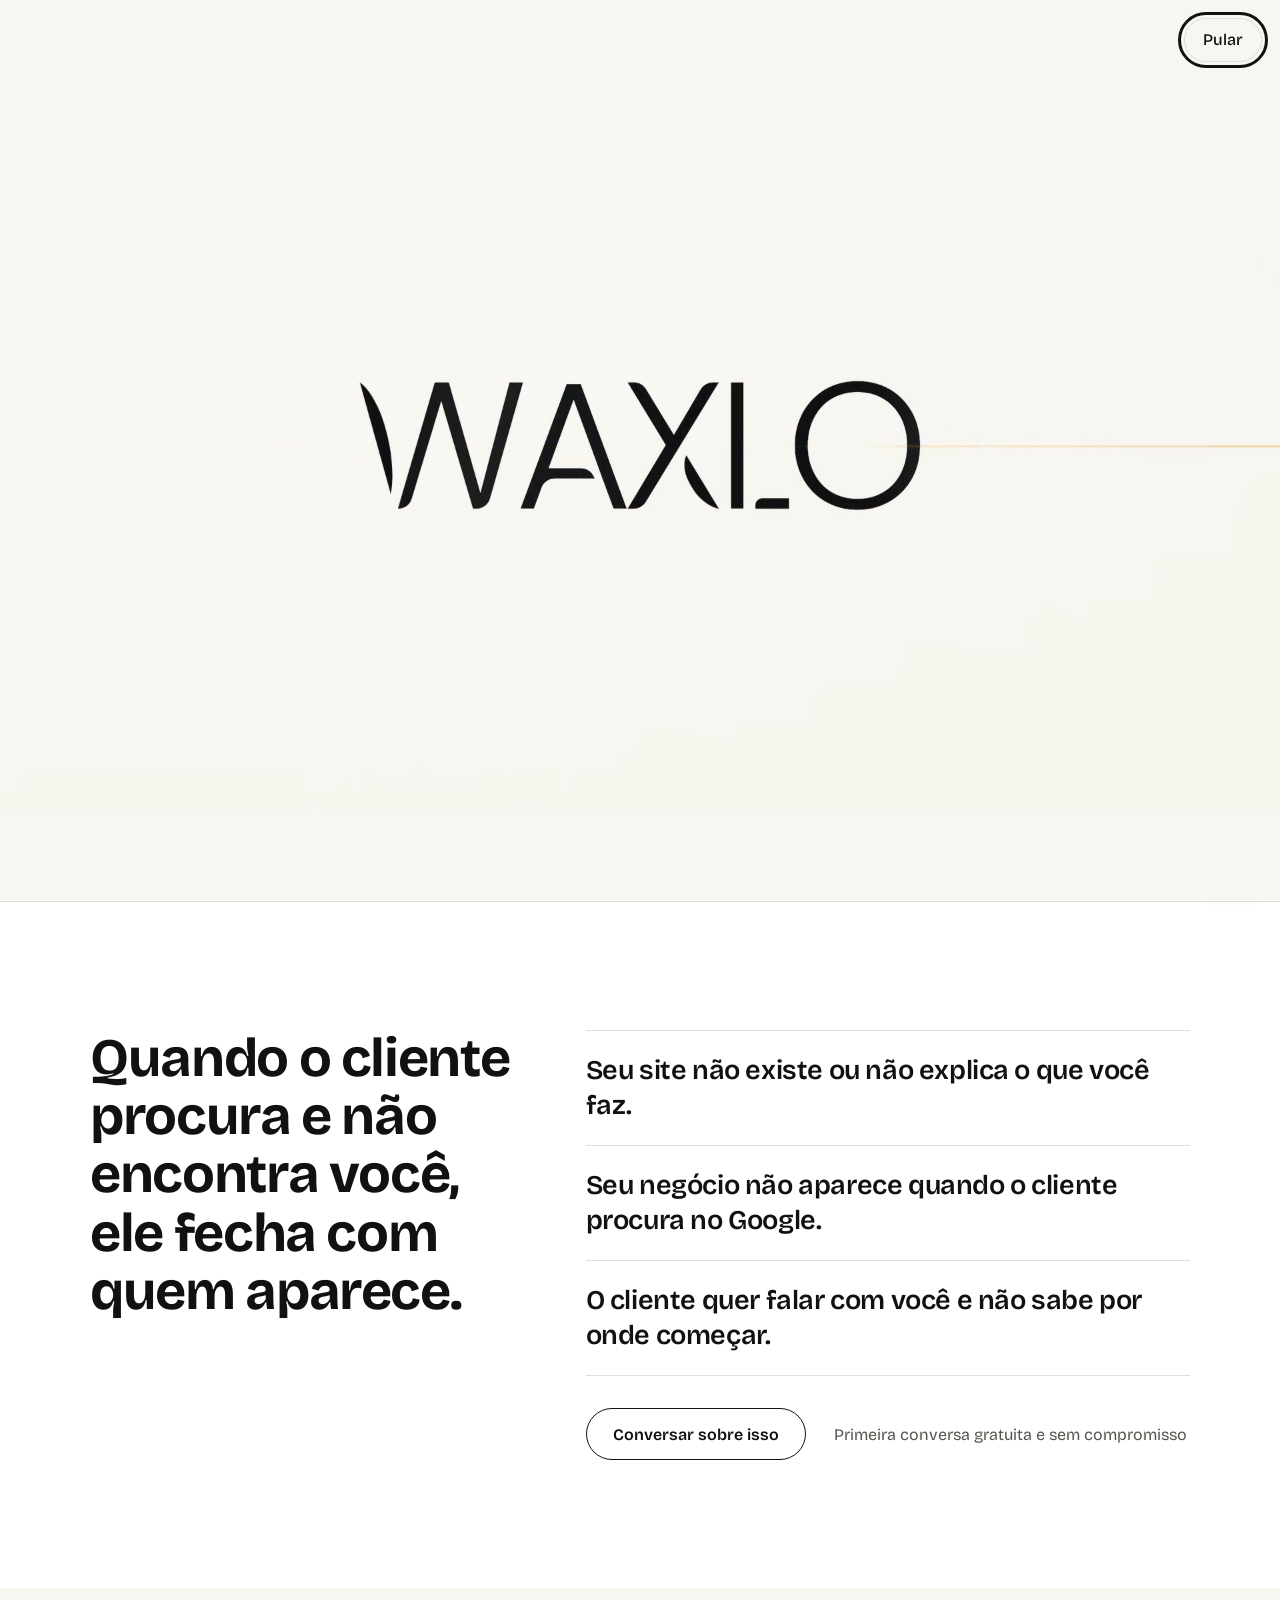
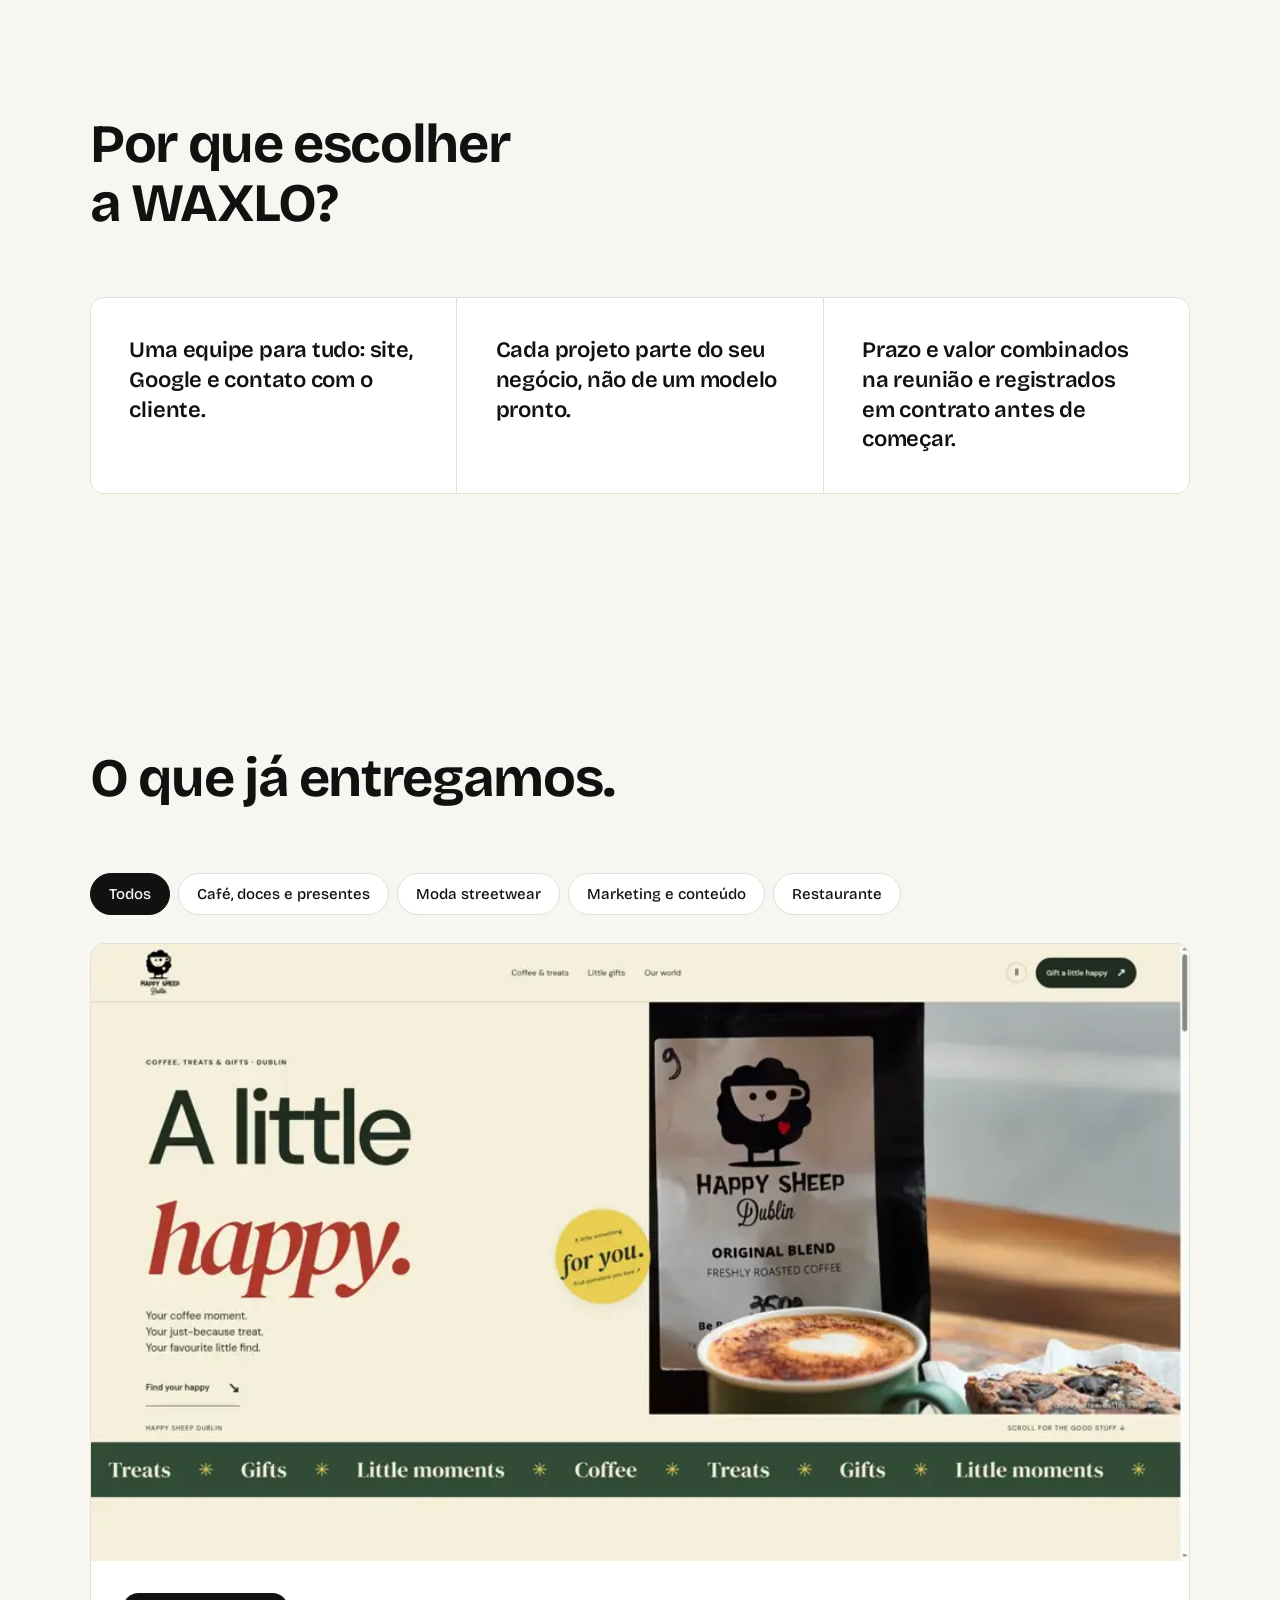
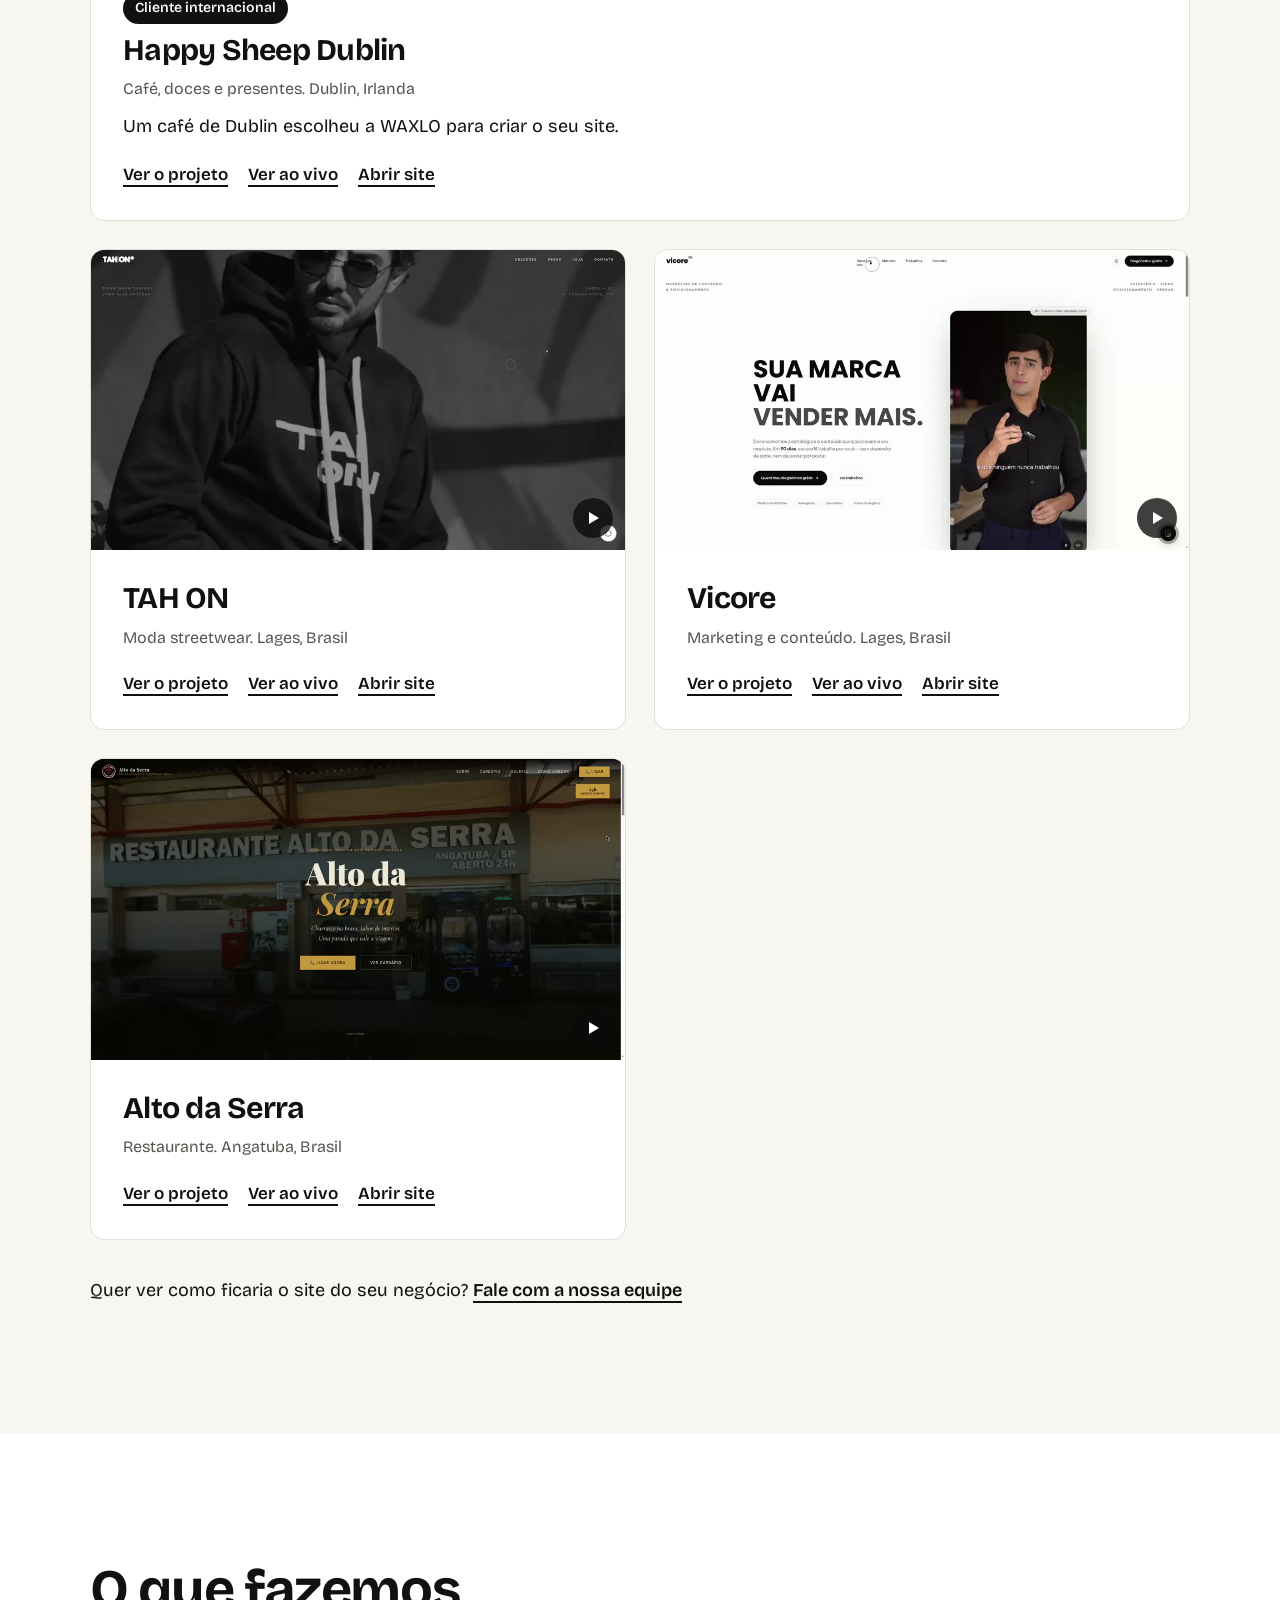
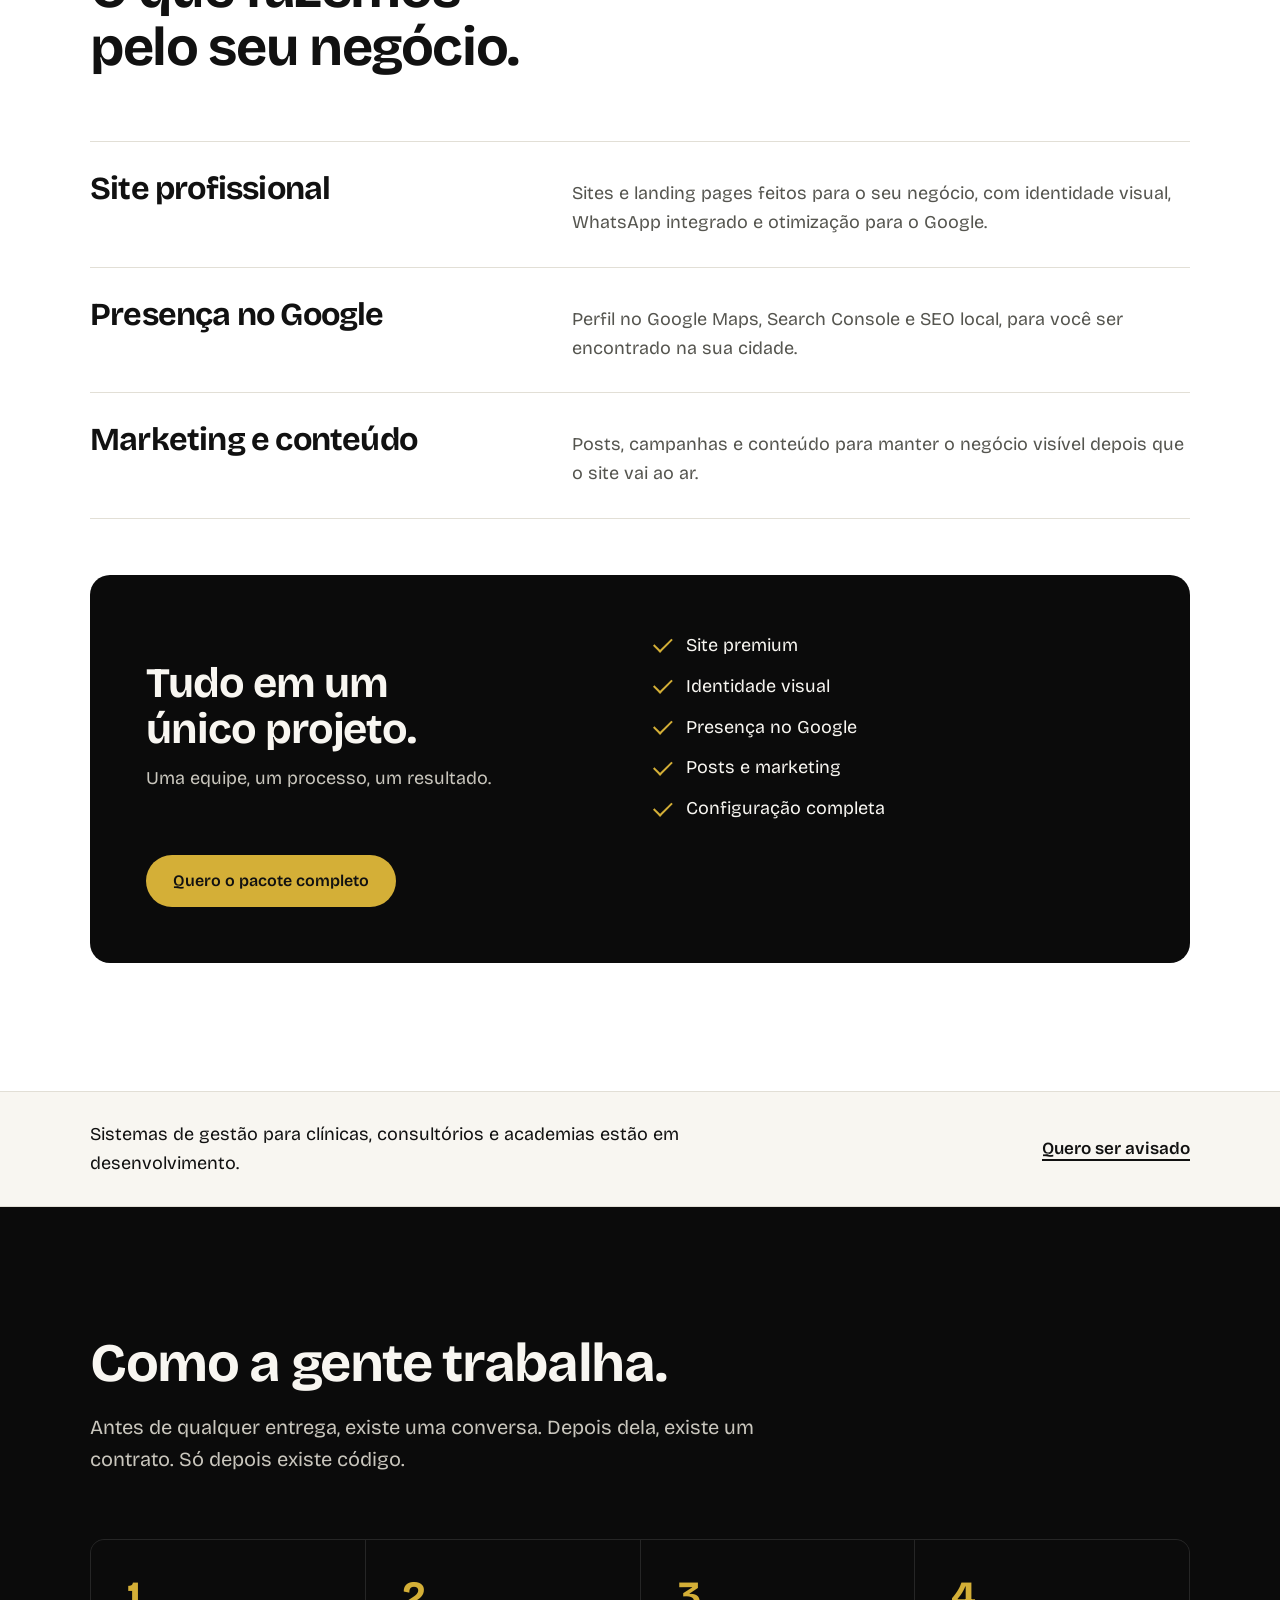
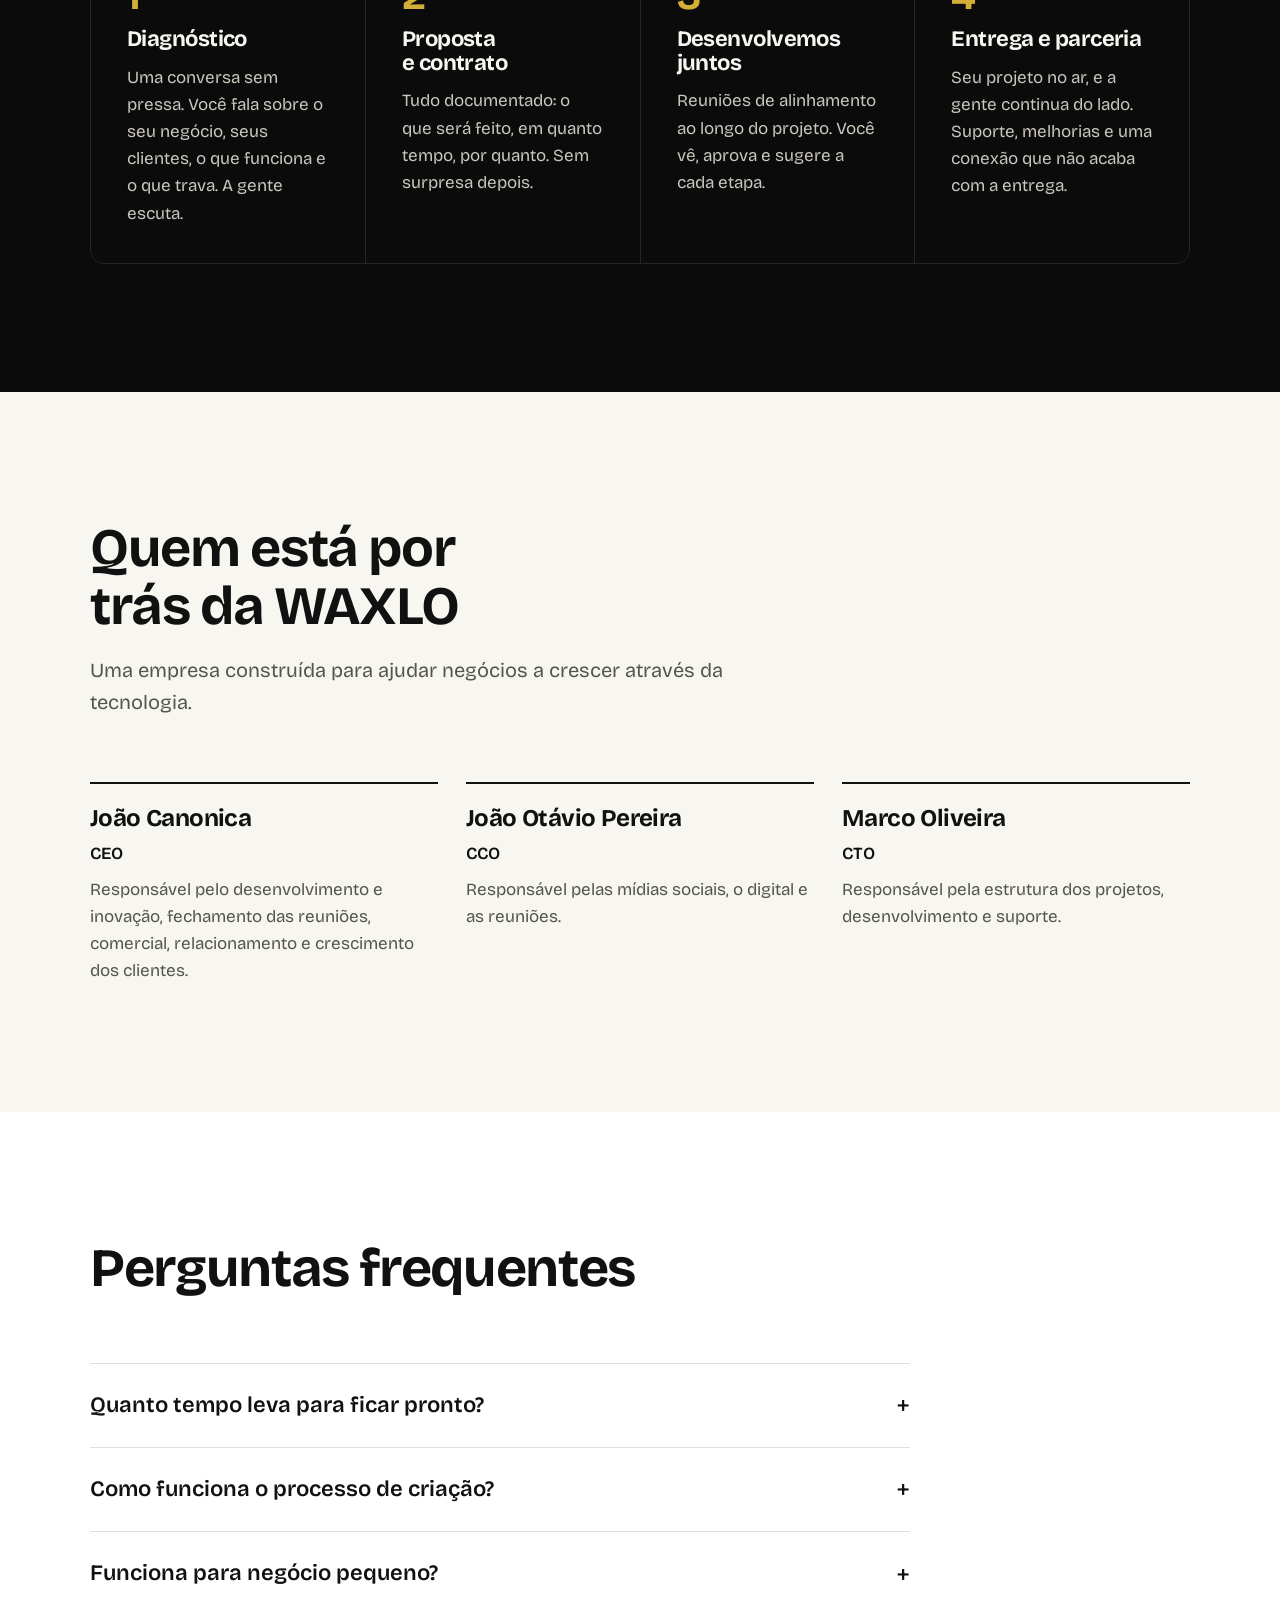
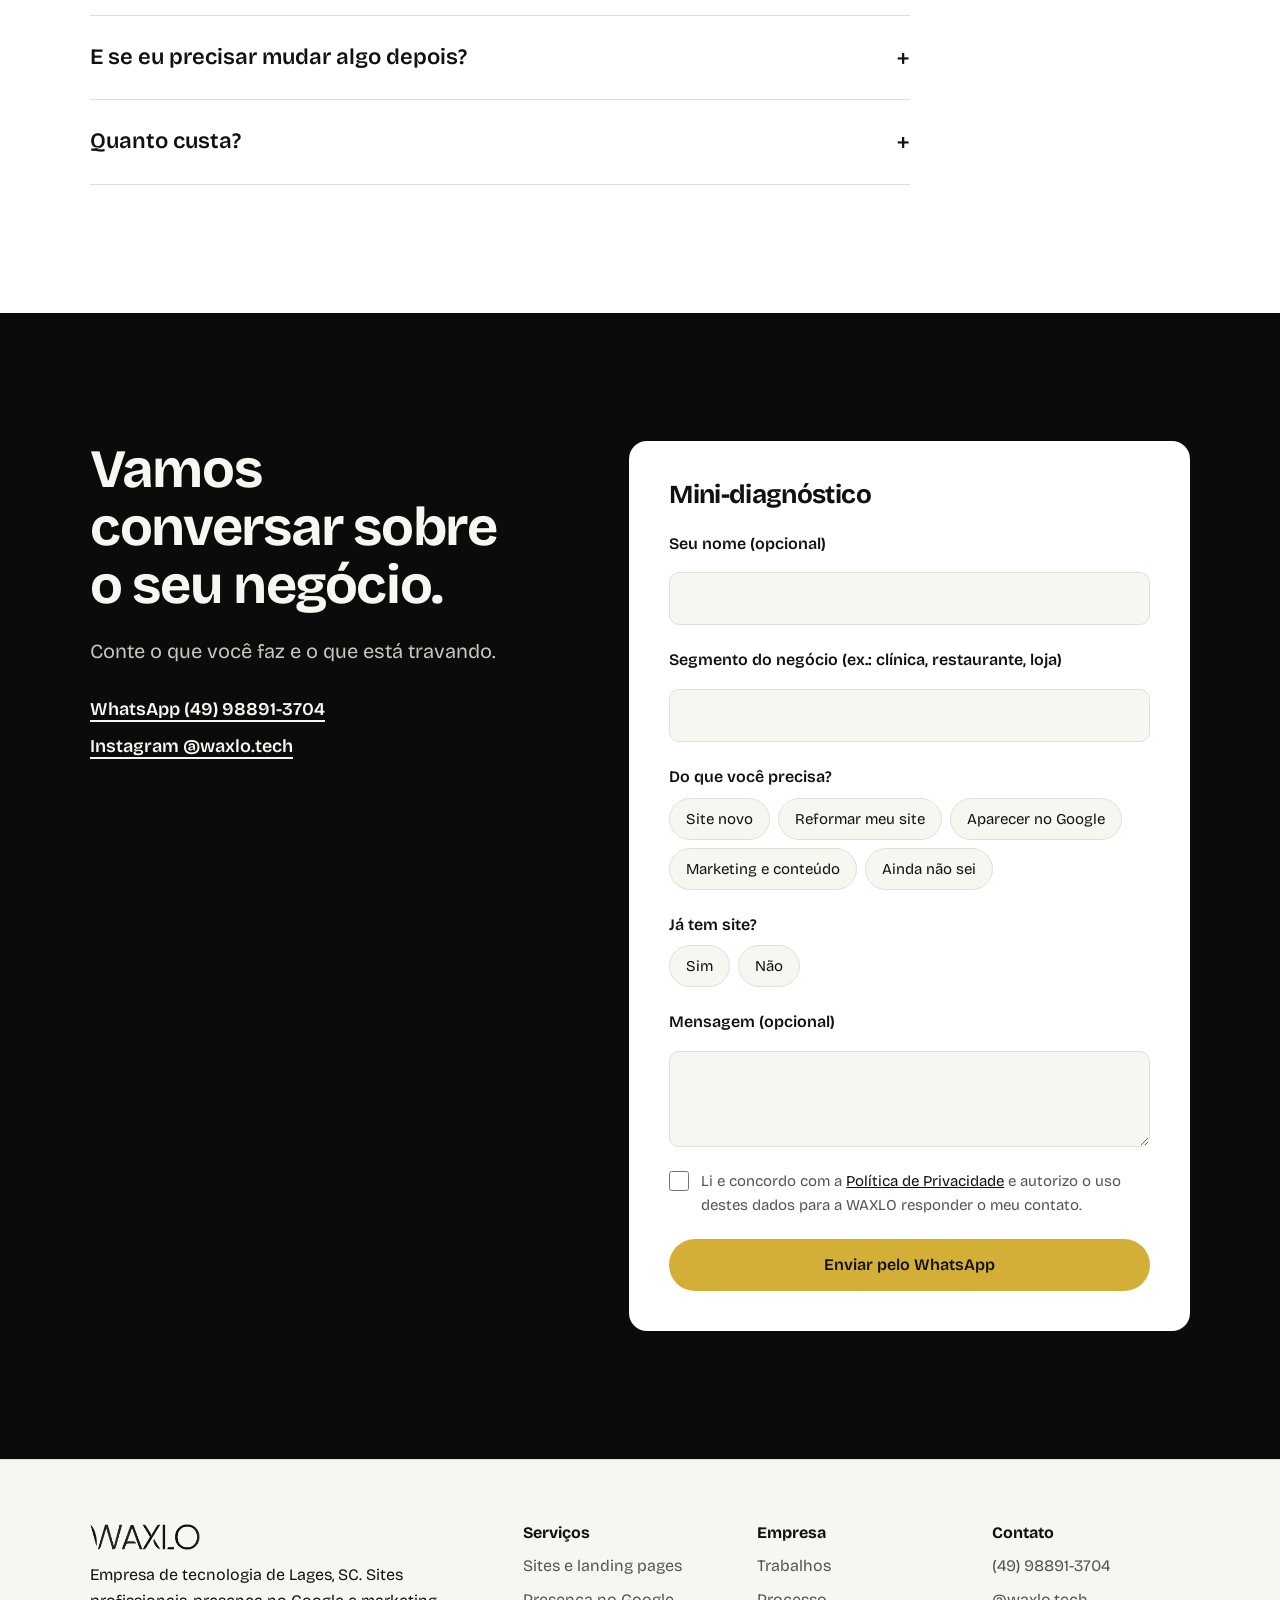
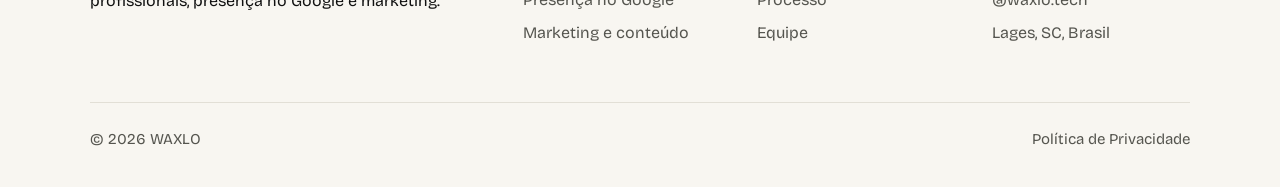
<file: index.html>
<!doctype html>
<html lang="pt-BR" data-media="{&quot;introWebm&quot;:&quot;/assets/media/intro-waxlo-1080.webm&quot;,&quot;introMp4&quot;:&quot;/assets/media/intro-waxlo-1080.mp4&quot;,&quot;introPoster&quot;:&quot;/assets/media/intro-poster.jpg&quot;,&quot;heroWebm&quot;:&quot;/assets/media/hero-loop-1280.webm&quot;,&quot;heroMp4&quot;:&quot;/assets/media/hero-loop-1280.mp4&quot;,&quot;heroPoster&quot;:&quot;/assets/media/hero-poster.jpg&quot;,&quot;heroStatic&quot;:&quot;/assets/media/hero-static.jpg&quot;,&quot;wordmark&quot;:&quot;/assets/media/waxlo-wordmark-transparente.png&quot;}">
<head>
<meta charset="utf-8">
<meta name="viewport" content="width=device-width, initial-scale=1">
<title>WAXLO | Criação de sites profissionais em Lages, SC</title>
<meta name="description" content="A WAXLO cria sites profissionais para negócios de Lages e de todo o Brasil: design sob medida, presença no Google e contato direto pelo WhatsApp. Clientes no Brasil e na Irlanda.">
<link rel="canonical" href="https://www.waxlo.com.br/">
<meta name="theme-color" content="#F8F6F1">
<meta name="robots" content="index, follow">
<meta property="og:type" content="website">
<meta property="og:locale" content="pt_BR">
<meta property="og:site_name" content="WAXLO">
<meta property="og:url" content="https://www.waxlo.com.br/">
<meta property="og:title" content="WAXLO | Criação de sites profissionais em Lages, SC">
<meta property="og:description" content="A WAXLO cria sites profissionais para negócios de Lages e de todo o Brasil: design sob medida, presença no Google e contato direto pelo WhatsApp. Clientes no Brasil e na Irlanda.">
<meta property="og:image" content="https://www.waxlo.com.br/assets/og-image.jpg">
<meta property="og:image:width" content="1200">
<meta property="og:image:height" content="630">
<meta property="og:image:alt" content="WAXLO, criação de sites profissionais em Lages, SC">
<meta name="twitter:card" content="summary_large_image">
<link rel="icon" type="image/svg+xml" href="/assets/favicon.svg">
<link rel="icon" type="image/png" sizes="32x32" href="/assets/favicon-32.png">
<link rel="apple-touch-icon" href="/assets/apple-touch-icon.png">
<link rel="preload" href="/fonts/bricolage-grotesque-latin.woff2" as="font" type="font/woff2" crossorigin>
<style>@font-face {
font-family: "Bricolage Grotesque";
src: url("/fonts/bricolage-grotesque-latin.woff2") format("woff2");
font-weight: 200 800;
font-style: normal;
font-display: swap;
unicode-range: U+0000-00FF, U+0131, U+0152-0153, U+02BB-02BC, U+02C6, U+02DA, U+02DC, U+0304, U+0308, U+0329, U+2000-206F, U+20AC, U+2122, U+2191, U+2193, U+2212, U+2215, U+FEFF, U+FFFD;
}
:root {
--bg: #F8F6F1;
--surface: #FFFFFF;
--line: #E2DFD6;
--ink: #111111;
--muted: #55554F;
--gold: #D4AF37;
--gold-h: #C29F2C;
--dark: #0B0B0B;
--font: "Bricolage Grotesque", ui-sans-serif, system-ui, -apple-system, "Segoe UI", Roboto, Arial, sans-serif;
--wrap: 1180px;
--gutter: clamp(20px, 5vw, 40px);
--radius: 14px;
--space: clamp(72px, 10vw, 128px);
}
*, *::before, *::after { box-sizing: border-box; }
html { -webkit-text-size-adjust: 100%; scroll-padding-top: 84px; }
@media (prefers-reduced-motion: no-preference) { html { scroll-behavior: smooth; } }
body {
margin: 0;
background: var(--bg);
color: var(--ink);
font-family: var(--font);
font-size: 17px;
line-height: 1.6;
-webkit-font-smoothing: antialiased;
text-rendering: optimizeLegibility;
}
img, video, iframe { display: block; max-width: 100%; }
img { height: auto; }
a { color: inherit; }
h1, h2, h3 { font-weight: 700; line-height: 1.08; letter-spacing: -0.025em; margin: 0; font-style: normal; text-wrap: balance; }
p { margin: 0; }
ul, ol { margin: 0; padding: 0; list-style: none; }
button, input, select, textarea { font: inherit; color: inherit; }
:focus-visible { outline: 3px solid var(--ink); outline-offset: 3px; border-radius: 4px; }
.skip { position: absolute; left: 12px; top: -60px; z-index: 100; background: var(--ink); color: var(--bg); padding: 10px 16px; border-radius: 8px; text-decoration: none; }
.skip:focus { top: 12px; }
.sr-only { position: absolute; width: 1px; height: 1px; overflow: hidden; clip: rect(0 0 0 0); white-space: nowrap; }
.wrap { width: 100%; max-width: var(--wrap); margin: 0 auto; padding: 0 var(--gutter); }
.section { padding: var(--space) 0; }
.section--white { background: var(--surface); }
.section--dark { background: var(--dark); color: var(--bg); }
.h2 { font-size: clamp(32px, 4.6vw, 54px); max-width: 18ch; }
.lead { font-size: clamp(18px, 1.6vw, 20px); color: var(--muted); max-width: 56ch; }
.section--dark .lead { color: #C9C6BD; }
.head { display: grid; gap: 18px; margin-bottom: clamp(40px, 5vw, 64px); }
.btn { display: inline-flex; align-items: center; justify-content: center; gap: 10px; min-height: 52px; padding: 0 26px; border-radius: 999px; font-weight: 600; font-size: 16px; text-decoration: none; border: 1.5px solid transparent; cursor: pointer; transition: background-color .2s, color .2s, border-color .2s, transform .2s; }
.btn--gold { background: var(--gold); color: var(--ink); }
.btn--gold:hover { background: var(--gold-h); }
.btn--line { border-color: var(--ink); color: var(--ink); background: transparent; }
.btn--line:hover { background: var(--ink); color: var(--bg); }
.btn--sm { min-height: 42px; padding: 0 18px; font-size: 15px; }
.link { font-weight: 600; text-decoration: underline; text-decoration-thickness: 1.5px; text-underline-offset: 5px; }
.link:hover { text-decoration-color: var(--gold); }
.top { position: sticky; top: 0; z-index: 40; background: rgba(248, 246, 241, .92); backdrop-filter: blur(10px); -webkit-backdrop-filter: blur(10px); border-bottom: 1px solid transparent; transition: border-color .2s; }
.top.is-scrolled { border-bottom-color: var(--line); }
.top__in { display: flex; align-items: center; justify-content: space-between; gap: 24px; height: 72px; }
.logo { display: block; flex-shrink: 0; }
.logo img { height: 28px; width: auto; }
.nav { display: none; gap: 30px; }
.nav a { text-decoration: none; font-size: 16px; font-weight: 500; padding: 6px 0; border-bottom: 1.5px solid transparent; }
.nav a:hover { border-bottom-color: var(--ink); }
.top__cta { display: none; }
.menu-btn { display: inline-flex; align-items: center; justify-content: center; width: 46px; height: 46px; border-radius: 999px; border: 1.5px solid var(--line); background: var(--surface); cursor: pointer; }
.menu-btn span, .menu-btn span::before, .menu-btn span::after { display: block; width: 18px; height: 2px; background: var(--ink); position: relative; transition: transform .2s; }
.menu-btn span::before, .menu-btn span::after { content: ""; position: absolute; left: 0; }
.menu-btn span::before { top: -6px; }
.menu-btn span::after { top: 6px; }
.menu-btn[aria-expanded="true"] span { background: transparent; }
.menu-btn[aria-expanded="true"] span::before { transform: translateY(6px) rotate(45deg); }
.menu-btn[aria-expanded="true"] span::after { transform: translateY(-6px) rotate(-45deg); }
.mnav { position: fixed; inset: 72px 0 0 0; z-index: 39; background: var(--bg); padding: 24px var(--gutter) 40px; display: flex; flex-direction: column; gap: 6px; overflow-y: auto; }
.mnav[hidden] { display: none; }
.mnav a:not(.btn) { font-size: 28px; font-weight: 600; text-decoration: none; padding: 10px 0; border-bottom: 1px solid var(--line); }
.mnav .btn { margin-top: 24px; }
@media (min-width: 960px) {
.nav, .top__cta { display: flex; }
.menu-btn, .mnav { display: none !important; }
}
.hero { padding: clamp(56px, 9vw, 120px) 0 clamp(48px, 7vw, 96px); }
.hero h1 { font-size: clamp(40px, 7.2vw, 88px); max-width: 15ch; letter-spacing: -0.035em; }
.hero__sub { margin-top: 28px; font-size: clamp(18px, 1.8vw, 21px); color: var(--muted); max-width: 60ch; }
.hero__cta { margin-top: 36px; display: flex; flex-wrap: wrap; gap: 12px; }
.hero__grid { display: grid; gap: 40px; align-items: center; }
.hero__media { position: relative; aspect-ratio: 16 / 9; background: var(--bg); overflow: hidden; }
.hero__media video, .hero__media img { position: absolute; inset: 0; width: 100%; height: 100%; object-fit: cover; }
.hero__media video, .hero__media img {
-webkit-mask-image: linear-gradient(to right, transparent, #000 8%, #000 92%, transparent), linear-gradient(to bottom, transparent, #000 8%, #000 92%, transparent);
-webkit-mask-composite: source-in;
mask-image: linear-gradient(to right, transparent, #000 8%, #000 92%, transparent), linear-gradient(to bottom, transparent, #000 8%, #000 92%, transparent);
mask-composite: intersect;
}
.hero__media video { opacity: 0; transition: opacity .6s ease; }
.hero__media video, .hero__media img { filter: brightness(1.06) contrast(1.08); mix-blend-mode: multiply; }
.hero__media video.is-on { opacity: 1; }
.hero__pause { position: absolute; right: 10px; bottom: 10px; width: 38px; height: 38px; border-radius: 999px; border: 1.5px solid var(--line); background: rgba(248, 246, 241, .9); color: var(--ink); cursor: pointer; display: inline-flex; align-items: center; justify-content: center; }
.hero__pause[hidden] { display: none; }
.hero__pause svg { width: 14px; height: 14px; }
@media (max-width: 767px) {
.hero__media--nostatic { display: none; }
.hero__media { aspect-ratio: 4 / 3; width: 72%; margin: -8px 0 0 auto; }
.hero__media img { object-position: 88% 50%; }
}
@media (min-width: 1024px) {
.hero__grid { grid-template-columns: minmax(0, 1fr) minmax(0, 1fr); gap: 24px; }
.hero h1 { font-size: clamp(44px, 4.3vw, 62px); max-width: 16ch; }
.hero { padding-top: clamp(48px, 6vw, 88px); }
}
html.intro::after { content: ""; position: fixed; inset: 0; z-index: 90; background: var(--bg); animation: introSafety 0s linear 2.5s forwards; }
html.intro.intro-ready::after { display: none; }
@keyframes introSafety { to { visibility: hidden; } }
html.intro .logo img { opacity: 0; }
.logo img { transition: opacity .6s ease; }
.intro-ov { position: fixed; inset: 0; z-index: 100; background: var(--bg); display: flex; align-items: center; justify-content: center; transition: opacity .6s ease; cursor: pointer; }
.intro-ov.is-out { opacity: 0; pointer-events: none; }
.intro-ov.is-flying { transition: opacity .45s ease .35s; }
.intro-ov.is-flying .intro-ov__skip { visibility: hidden; }
.intro-ov__box { position: relative; width: min(100vw, calc(100vh * 16 / 9)); aspect-ratio: 16 / 9; container-type: size; }
.intro-ov__box video { position: absolute; inset: 0; width: 100%; height: 100%; object-fit: contain; }
.intro-ov__logo { position: absolute; left: 50%; top: 50%; width: 44%; height: auto; transform: translate(-50%, calc(-50% - 0.556cqh)); opacity: 0; transition: opacity .3s linear; }
.intro-ov__logo.is-on { opacity: 1; }
.intro-ov__skip { position: absolute; top: 18px; right: 18px; z-index: 2; min-height: 44px; padding: 0 18px; border-radius: 999px; border: 1px solid var(--line); background: rgba(248, 246, 241, .85); color: var(--ink); font-weight: 500; font-size: 16px; cursor: pointer; transition: border-color .2s; }
.intro-ov__skip:hover { border-color: var(--ink); }
.intro-fly { position: fixed; z-index: 101; margin: 0; transform-origin: 0 0; pointer-events: none; }
.intro-ov--css .intro-ov__line { position: absolute; left: 0; top: calc(50% + 48px); width: 100%; height: 1px; background: var(--gold); transform: scaleX(0); transform-origin: left; animation: introLine .7s cubic-bezier(.6, 0, .2, 1) forwards; }
.intro-ov--css .intro-ov__mark { position: relative; width: min(64vw, 280px); height: auto; opacity: 0; animation: introFade .45s ease .55s forwards; }
@keyframes introLine { to { transform: scaleX(1); } }
@keyframes introFade { to { opacity: 1; } }
.proof { border-top: 1px solid var(--line); border-bottom: 1px solid var(--line); background: var(--surface); }
.proof p { padding: 22px 0; font-size: clamp(18px, 2vw, 22px); font-weight: 600; letter-spacing: -0.01em; }
.problem__grid { display: grid; gap: 40px; }
.problem__list li { font-size: clamp(20px, 2.3vw, 27px); font-weight: 600; line-height: 1.3; padding: 22px 0; border-top: 1px solid var(--line); letter-spacing: -0.015em; }
.problem__list li:last-child { border-bottom: 1px solid var(--line); }
.problem__foot { margin-top: 32px; display: flex; flex-wrap: wrap; align-items: center; gap: 12px 28px; }
.problem__foot p { color: var(--muted); font-size: 16px; }
@media (min-width: 960px) { .problem__grid { grid-template-columns: 5fr 7fr; gap: 64px; } }
.diff { display: grid; gap: 1px; background: var(--line); border: 1px solid var(--line); border-radius: var(--radius); overflow: hidden; }
.diff li { background: var(--surface); padding: clamp(28px, 3vw, 40px); font-size: clamp(19px, 1.8vw, 22px); font-weight: 600; line-height: 1.35; letter-spacing: -0.01em; }
@media (min-width: 860px) { .diff { grid-template-columns: repeat(3, 1fr); } }
.filters { display: flex; flex-wrap: wrap; gap: 8px; margin-bottom: 28px; }
.chip { min-height: 42px; padding: 0 18px; border-radius: 999px; border: 1.5px solid var(--line); background: var(--surface); cursor: pointer; font-size: 15px; font-weight: 500; }
.chip[aria-pressed="true"] { background: var(--ink); border-color: var(--ink); color: var(--bg); }
.cases { display: grid; gap: 28px; }
@media (min-width: 760px) { .cases { grid-template-columns: repeat(2, 1fr); } .case--destaque { grid-column: 1 / -1; } }
.case { background: var(--surface); border: 1px solid var(--line); border-radius: var(--radius); overflow: hidden; display: flex; flex-direction: column; }
.case[hidden] { display: none; }
.case__media { position: relative; aspect-ratio: 16 / 9; background: #ECE9E1; overflow: hidden; }
.case__media img, .case__media video { position: absolute; inset: 0; width: 100%; height: 100%; object-fit: cover; object-position: top center; }
.case__media video { opacity: 0; transition: opacity .3s; }
.case__media video.is-on { opacity: 1; }
.case__pause { position: absolute; right: 12px; bottom: 12px; width: 40px; height: 40px; border-radius: 999px; border: 0; background: rgba(11, 11, 11, .78); color: #fff; cursor: pointer; display: inline-flex; align-items: center; justify-content: center; }
.case__pause svg { width: 16px; height: 16px; }
.case__body { padding: clamp(22px, 2.6vw, 32px); display: grid; gap: 10px; flex: 1; align-content: start; }
.case__tag { justify-self: start; font-size: 14px; font-weight: 600; padding: 4px 12px; border-radius: 999px; background: var(--ink); color: var(--bg); }
.case h3 { font-size: clamp(24px, 2.4vw, 30px); }
.case h3 a { text-decoration: none; }
.case h3 a:hover { text-decoration: underline; text-underline-offset: 5px; }
.case__meta { color: var(--muted); font-size: 16px; }
.case__frase { font-size: 18px; }
.case__logo { height: 40px; width: auto; }
.case__actions { display: flex; flex-wrap: wrap; gap: 10px 20px; align-items: center; margin-top: 10px; }
.case__actions button { background: none; border: 0; padding: 0; cursor: pointer; }
.work__after { margin-top: 36px; font-size: 18px; }
.viewer { width: min(1180px, calc(100vw - 24px)); max-width: none; max-height: calc(100vh - 24px); padding: 0; border: 0; border-radius: var(--radius); background: var(--surface); color: var(--ink); }
.viewer::backdrop { background: rgba(11, 11, 11, .7); }
.viewer__bar { display: flex; align-items: center; gap: 12px; padding: 12px 14px; border-bottom: 1px solid var(--line); flex-wrap: wrap; }
.viewer__dots { display: flex; gap: 6px; }
.viewer__dots i { width: 11px; height: 11px; border-radius: 50%; background: var(--line); }
.viewer__url { flex: 1; min-width: 140px; font-size: 15px; color: var(--muted); background: var(--bg); border-radius: 999px; padding: 6px 14px; white-space: nowrap; overflow: hidden; text-overflow: ellipsis; }
.viewer__modes { display: inline-flex; border: 1.5px solid var(--line); border-radius: 999px; padding: 3px; }
.viewer__modes button { border: 0; background: none; border-radius: 999px; padding: 6px 14px; cursor: pointer; font-size: 15px; }
.viewer__modes button[aria-pressed="true"] { background: var(--ink); color: var(--bg); }
.viewer__close { width: 40px; height: 40px; border-radius: 999px; border: 1.5px solid var(--line); background: none; cursor: pointer; font-size: 22px; line-height: 1; }
.viewer__stage { background: #ECE9E1; display: flex; justify-content: center; height: min(72vh, 760px); }
.viewer__stage iframe { width: 100%; height: 100%; border: 0; background: #fff; transition: width .25s; }
.viewer[data-mode="mobile"] .viewer__stage iframe { width: 390px; max-width: 100%; border-left: 1px solid var(--line); border-right: 1px solid var(--line); }
.viewer__foot { padding: 12px 16px; font-size: 15px; color: var(--muted); display: flex; flex-wrap: wrap; gap: 8px 20px; justify-content: space-between; }
.svc { display: grid; }
.svc li { display: grid; gap: 10px; padding: 30px 0; border-top: 1px solid var(--line); }
.svc li:last-child { border-bottom: 1px solid var(--line); }
.svc h3 { font-size: clamp(24px, 2.6vw, 32px); }
.svc p { color: var(--muted); max-width: 62ch; font-size: 18px; }
@media (min-width: 860px) { .svc li { grid-template-columns: 5fr 7fr; gap: 40px; align-items: baseline; } }
.pack { margin-top: 56px; background: var(--dark); color: var(--bg); border-radius: calc(var(--radius) + 6px); padding: clamp(32px, 5vw, 56px); display: grid; gap: 32px; }
.pack h3 { font-size: clamp(28px, 3.4vw, 42px); }
.pack p { color: #C9C6BD; margin-top: 12px; font-size: 18px; }
.pack ul { display: grid; gap: 12px; }
.pack li { display: flex; gap: 12px; align-items: center; font-size: 18px; }
.pack li::before { content: ""; width: 18px; height: 10px; border-left: 2px solid var(--gold); border-bottom: 2px solid var(--gold); transform: rotate(-45deg) translateY(-3px); flex-shrink: 0; }
.pack .btn { justify-self: start; }
@media (min-width: 860px) { .pack { grid-template-columns: 1fr 1fr; align-items: center; } }
.soon { border-top: 1px solid var(--line); border-bottom: 1px solid var(--line); padding: 28px 0; }
.soon .wrap { display: flex; flex-wrap: wrap; gap: 12px 28px; align-items: center; justify-content: space-between; }
.soon p { font-size: 18px; max-width: 60ch; }
.steps { display: grid; gap: 1px; background: #262626; border: 1px solid #262626; border-radius: var(--radius); overflow: hidden; counter-reset: s; }
.steps li { background: var(--dark); padding: clamp(28px, 3vw, 36px); display: grid; gap: 12px; align-content: start; }
.steps .n { font-size: 40px; font-weight: 700; color: var(--gold); line-height: 1; }
.steps h3 { font-size: 22px; }
.steps p { color: #C9C6BD; font-size: 17px; }
@media (min-width: 700px) { .steps { grid-template-columns: repeat(2, 1fr); } }
@media (min-width: 1080px) { .steps { grid-template-columns: repeat(4, 1fr); } }
.team { display: grid; gap: 28px; }
.team li { border-top: 2px solid var(--ink); padding-top: 22px; display: grid; gap: 8px; align-content: start; }
.team img { width: 100%; aspect-ratio: 4 / 5; object-fit: cover; border-radius: var(--radius); margin-bottom: 14px; }
.team h3 { font-size: 24px; }
.team .role { font-weight: 600; }
.team p:not(.role) { color: var(--muted); }
@media (min-width: 760px) { .team { grid-template-columns: repeat(3, 1fr); } }
.faq { max-width: 820px; }
.faq details { border-top: 1px solid var(--line); }
.faq details:last-child { border-bottom: 1px solid var(--line); }
.faq summary { list-style: none; cursor: pointer; display: flex; justify-content: space-between; align-items: center; gap: 20px; padding: 24px 0; font-size: clamp(19px, 1.9vw, 22px); font-weight: 600; }
.faq summary::-webkit-details-marker { display: none; }
.faq summary::after { content: "+"; font-size: 28px; font-weight: 400; line-height: 1; transition: transform .2s; }
.faq details[open] summary::after { transform: rotate(45deg); }
.faq details p { padding: 0 0 26px; color: var(--muted); max-width: 66ch; }
.contact__grid { display: grid; gap: 48px; }
@media (min-width: 960px) { .contact__grid { grid-template-columns: 5fr 6fr; gap: 72px; } }
.contact__alt { margin-top: 28px; display: grid; gap: 8px; font-size: 18px; }
.contact__alt a { color: var(--bg); }
.form { background: var(--surface); color: var(--ink); border-radius: calc(var(--radius) + 4px); padding: clamp(24px, 3.4vw, 40px); display: grid; gap: 22px; }
.form h3 { font-size: 26px; }
.field { display: grid; gap: 8px; border: 0; margin: 0; padding: 0; min-width: 0; }
.field > label, .field legend { font-weight: 600; font-size: 16px; padding: 0; margin-bottom: 8px; }
.field input[type="text"], .field textarea { width: 100%; min-height: 50px; padding: 12px 14px; border: 1.5px solid var(--line); border-radius: 10px; background: var(--bg); }
.field textarea { min-height: 96px; resize: vertical; }
.field input:focus-visible, .field textarea:focus-visible { outline: 3px solid var(--ink); outline-offset: 1px; }
.opts { display: flex; flex-wrap: wrap; gap: 8px; }
.opt { position: relative; }
.opt input { position: absolute; opacity: 0; inset: 0; margin: 0; cursor: pointer; }
.opt span { display: inline-flex; align-items: center; min-height: 42px; padding: 0 16px; border: 1.5px solid var(--line); border-radius: 999px; font-size: 15px; background: var(--bg); }
.opt input:checked + span { background: var(--ink); border-color: var(--ink); color: var(--bg); }
.opt input:focus-visible + span { outline: 3px solid var(--ink); outline-offset: 2px; }
.consent { display: flex; gap: 12px; align-items: flex-start; font-size: 15px; color: var(--muted); }
.consent input { width: 20px; height: 20px; margin: 2px 0 0; flex-shrink: 0; accent-color: var(--ink); }
.consent a { color: var(--ink); }
.form__err { color: #A1261B; font-size: 15px; font-weight: 600; }
.form__err:empty { display: none; }
.form .btn { width: 100%; }
.foot { padding: 64px 0 36px; border-top: 1px solid var(--line); font-size: 16px; }
.foot__grid { display: grid; gap: 36px; grid-template-columns: repeat(2, 1fr); }
.foot__brand { grid-column: 1 / -1; display: grid; gap: 12px; align-content: start; }
.foot__brand img { height: 26px; width: auto; }
.foot h2 { font-size: 16px; letter-spacing: 0; margin-bottom: 12px; }
.foot li { margin-bottom: 8px; color: var(--muted); }
.foot a { text-decoration: none; }
.foot a:hover { text-decoration: underline; text-underline-offset: 4px; }
.foot__legal { margin-top: 48px; padding-top: 24px; border-top: 1px solid var(--line); display: flex; flex-wrap: wrap; justify-content: space-between; gap: 8px 24px; color: var(--muted); font-size: 15px; }
@media (min-width: 860px) { .foot__grid { grid-template-columns: 2fr 1fr 1fr 1fr; } .foot__brand { grid-column: auto; } }
.wpp { position: fixed; right: 20px; bottom: 20px; z-index: 30; width: 58px; height: 58px; border-radius: 999px; background: #1F8F4E; color: #fff; display: inline-flex; align-items: center; justify-content: center; box-shadow: 0 8px 24px rgba(0, 0, 0, .18); }
.wpp svg { width: 28px; height: 28px; }
.page { padding: clamp(48px, 7vw, 96px) 0 var(--space); }
.page h1 { font-size: clamp(36px, 5.6vw, 64px); max-width: 18ch; }
.crumbs { font-size: 15px; color: var(--muted); margin-bottom: 28px; }
.crumbs a { color: var(--ink); }
.case-meta { display: flex; flex-wrap: wrap; gap: 8px 24px; margin-top: 20px; color: var(--muted); font-size: 17px; }
.case-meta strong { color: var(--ink); font-weight: 600; }
.case-desc { margin-top: 28px; font-size: clamp(18px, 1.8vw, 21px); max-width: 62ch; }
.shots { margin-top: 48px; display: grid; gap: 24px; }
.shots img { border-radius: var(--radius); border: 1px solid var(--line); width: 100%; }
.prose { max-width: 72ch; }
.prose h2 { font-size: clamp(22px, 2.4vw, 28px); margin: 44px 0 14px; }
.prose p, .prose li { color: #2C2C29; margin-bottom: 12px; }
.prose ul { list-style: disc; padding-left: 22px; }
@media (prefers-reduced-motion: no-preference) {
.js .rv { opacity: 0; transform: translateY(18px); transition: opacity .6s ease, transform .6s ease; }
.js .rv.in { opacity: 1; transform: none; }
}</style>
<script>document.documentElement.classList.add("js")</script>
<script>(function(){var d=document.documentElement,f=/[?&]intro=1(&|$)/.test(location.search),s=0;try{s=+localStorage.getItem("waxlo-intro-v4")||0}catch(e){}var c=navigator.connection,r=matchMedia("(prefers-reduced-motion: reduce)").matches,v=c&&c.saveData;if(f||(Date.now()-s>2592e6&&!r&&!v)){d.classList.add("intro",innerWidth>=768?"intro-v":"intro-c")}})()</script>
<script type="application/ld+json">{"@context":"https://schema.org","@graph":[{"@type":["Organization","ProfessionalService"],"@id":"https://www.waxlo.com.br/#org","name":"WAXLO","url":"https://www.waxlo.com.br/","logo":"https://www.waxlo.com.br/assets/icon-512.png","image":"https://www.waxlo.com.br/assets/og-image.jpg","description":"Criação de sites profissionais, presença no Google e marketing para negócios de Lages (SC) e de todo o Brasil, com clientes também na Irlanda.","telephone":"+5549988913704","address":{"@type":"PostalAddress","addressLocality":"Lages","addressRegion":"SC","addressCountry":"BR"},"areaServed":["BR","IE"],"sameAs":["https://www.instagram.com/waxlo.tech/"],"founder":[{"@id":"https://www.waxlo.com.br/#joao-canonica"},{"@id":"https://www.waxlo.com.br/#joao-otavio-pereira"},{"@id":"https://www.waxlo.com.br/#marco-oliveira"}],"hasOfferCatalog":{"@type":"OfferCatalog","name":"Serviços WAXLO","itemListElement":[{"@type":"Offer","itemOffered":{"@type":"Service","name":"Criação de sites"}},{"@type":"Offer","itemOffered":{"@type":"Service","name":"Presença no Google (SEO local)"}},{"@type":"Offer","itemOffered":{"@type":"Service","name":"Marketing e conteúdo"}}]}},{"@type":"WebSite","@id":"https://www.waxlo.com.br/#site","url":"https://www.waxlo.com.br/","name":"WAXLO","inLanguage":"pt-BR","publisher":{"@id":"https://www.waxlo.com.br/#org"}},{"@type":"Person","@id":"https://www.waxlo.com.br/#joao-canonica","name":"João Canonica","jobTitle":"CEO","worksFor":{"@id":"https://www.waxlo.com.br/#org"}},{"@type":"Person","@id":"https://www.waxlo.com.br/#joao-otavio-pereira","name":"João Otávio Pereira","jobTitle":"CCO","worksFor":{"@id":"https://www.waxlo.com.br/#org"}},{"@type":"Person","@id":"https://www.waxlo.com.br/#marco-oliveira","name":"Marco Oliveira","jobTitle":"CTO","worksFor":{"@id":"https://www.waxlo.com.br/#org"}}]}</script>
<script type="application/ld+json">{"@context":"https://schema.org","@type":"FAQPage","mainEntity":[{"@type":"Question","name":"Quanto tempo leva para ficar pronto?","acceptedAnswer":{"@type":"Answer","text":"Depende do escopo do projeto. Na nossa primeira reunião, definimos juntos o que será feito, o prazo real e todas as etapas, para que não haja surpresas de nenhum dos dois lados. Alinhamento antes da execução é uma das prioridades."}},{"@type":"Question","name":"Como funciona o processo de criação?","acceptedAnswer":{"@type":"Answer","text":"Tudo começa com uma conversa. Entendemos seu negócio, seus clientes e seus objetivos. Fazemos reuniões de acompanhamento durante o desenvolvimento para que você participe de cada decisão. O resultado é algo construído para o seu negócio."}},{"@type":"Question","name":"Funciona para negócio pequeno?","acceptedAnswer":{"@type":"Answer","text":"Sim. Foi exatamente para negócios locais e em crescimento que desenvolvemos essas soluções. Não existe tamanho mínimo."}},{"@type":"Question","name":"E se eu precisar mudar algo depois?","acceptedAnswer":{"@type":"Answer","text":"Alterações estão inclusas na mensalidade. Você pede, nós executamos, sem custo extra e sem burocracia."}},{"@type":"Question","name":"Quanto custa?","acceptedAnswer":{"@type":"Answer","text":"O valor é combinado na reunião de diagnóstico, conforme o escopo do projeto, e fica registrado no contrato antes de começarmos."}}]}</script>
<script src="/assets/site.js" defer></script>
</head>
<body>
<a class="skip" href="#conteudo">Pular para o conteúdo</a>
<header class="top">
  <div class="wrap top__in">
    <a class="logo" href="/" aria-label="WAXLO, página inicial"><img src="/assets/escritaWaxlo-alpha-dark.png" alt="WAXLO" width="118" height="28"></a>
    <nav class="nav" aria-label="Principal"><a href="#trabalhos">Trabalhos</a><a href="#servicos">Serviços</a><a href="#processo">Processo</a><a href="#equipe">Equipe</a><a href="#contato">Contato</a></nav>
    <a class="btn btn--gold btn--sm top__cta" href="#contato">Pedir diagnóstico</a>
    <button class="menu-btn" type="button" aria-expanded="false" aria-controls="mnav" aria-label="Abrir menu"><span></span></button>
  </div>
</header>
<nav id="mnav" class="mnav" aria-label="Menu" hidden><a href="#trabalhos">Trabalhos</a><a href="#servicos">Serviços</a><a href="#processo">Processo</a><a href="#equipe">Equipe</a><a href="#contato">Contato</a><a class="btn btn--gold" href="#contato">Pedir diagnóstico</a></nav>
<main id="conteudo">

<section class="hero">
  <div class="wrap hero__grid">
    <div class="hero__text">
    <h1>Sites profissionais para negócios que querem ser encontrados e escolhidos.</h1>
    <p class="hero__sub">A WAXLO é uma empresa de tecnologia de Lages, SC. Criamos o site do seu negócio, colocamos você no Google e organizamos o contato com o cliente pelo WhatsApp. Trabalhamos com clientes no Brasil e na Irlanda.</p>
    <div class="hero__cta"><a class="btn btn--gold" href="#contato">Pedir diagnóstico</a><a class="btn btn--line" href="#trabalhos">Ver trabalhos</a></div>
    </div>
    <div class="hero__media"><video muted loop playsinline preload="none" data-poster="/assets/media/hero-poster.jpg" aria-hidden="true" tabindex="-1"></video><button class="hero__pause" type="button" aria-label="Pausar animação" hidden></button></div>
  </div>
</section>
<div class="proof"><div class="wrap"><p>No ar em Lages (SC), Angatuba (SP) e Dublin (Irlanda).</p></div></div>

<section class="section section--white" aria-labelledby="h-problema">
  <div class="wrap problem__grid">
    <h2 id="h-problema" class="h2 rv">Quando o cliente procura e não encontra você, ele fecha com quem aparece.</h2>
    <div class="rv">
      <ul class="problem__list">
        <li>Seu site não existe ou não explica o que você faz.</li>
        <li>Seu negócio não aparece quando o cliente procura no Google.</li>
        <li>O cliente quer falar com você e não sabe por onde começar.</li>
      </ul>
      <div class="problem__foot"><a class="btn btn--line" href="#contato">Conversar sobre isso</a><p>Primeira conversa gratuita e sem compromisso</p></div>
    </div>
  </div>
</section>

<section id="diferenciais" class="section" aria-labelledby="h-dif">
  <div class="wrap">
    <div class="head rv"><h2 id="h-dif" class="h2">Por que escolher a WAXLO?</h2></div>
    <ul class="diff rv">
      <li>Uma equipe para tudo: site, Google e contato com o cliente.</li>
      <li>Cada projeto parte do seu negócio, não de um modelo pronto.</li>
      <li>Prazo e valor combinados na reunião e registrados em contrato antes de começar.</li>
    </ul>
  </div>
</section>

<section id="trabalhos" class="section" aria-labelledby="h-trabalhos">
  <div class="wrap">
    <div class="head rv"><h2 id="h-trabalhos" class="h2">O que já entregamos.</h2></div>
    <div class="filters" role="group" aria-label="Filtrar por nicho"><button class="chip" type="button" data-nicho="*" aria-pressed="true">Todos</button><button class="chip" type="button" data-nicho="Café, doces e presentes" aria-pressed="false">Café, doces e presentes</button><button class="chip" type="button" data-nicho="Moda streetwear" aria-pressed="false">Moda streetwear</button><button class="chip" type="button" data-nicho="Marketing e conteúdo" aria-pressed="false">Marketing e conteúdo</button><button class="chip" type="button" data-nicho="Restaurante" aria-pressed="false">Restaurante</button></div>
    <div class="cases"><article class="case rv case--destaque" data-nicho="Café, doces e presentes">
  <div class="case__media"><img src="/assets/trabalhos/happy-sheep/poster.webp" alt="Página inicial do site Happy Sheep Dublin" width="960" height="540" loading="lazy" decoding="async"></div>
  <div class="case__body">
    <span class="case__tag">Cliente internacional</span>
    
    <h3><a href="/trabalhos/happy-sheep/">Happy Sheep Dublin</a></h3>
    <p class="case__meta">Café, doces e presentes. Dublin, Irlanda</p>
    <p class="case__frase">Um café de Dublin escolheu a WAXLO para criar o seu site.</p>
    
    <div class="case__actions"><a class="link" href="/trabalhos/happy-sheep/">Ver o projeto</a><button class="link" type="button" data-live="https://happysheep-sage.vercel.app" data-nome="Happy Sheep Dublin" hidden>Ver ao vivo</button><a class="link" href="https://happysheep-sage.vercel.app" target="_blank" rel="noopener">Abrir site<span class="sr-only"> Happy Sheep Dublin (nova aba)</span></a></div>
  </div>
</article>
<article class="case rv" data-nicho="Moda streetwear">
  <div class="case__media" data-video="/videos/trabalhos/tahon"><img src="/assets/trabalhos/tahon/poster.webp" alt="Página inicial do site TAH ON" width="960" height="540" loading="lazy" decoding="async"><video muted loop playsinline preload="none" aria-hidden="true"></video><button class="case__pause" type="button" aria-label="Reproduzir vídeo"></button></div>
  <div class="case__body">
    
    
    <h3><a href="/trabalhos/tahon/">TAH ON</a></h3>
    <p class="case__meta">Moda streetwear. Lages, Brasil</p>
    
    
    <div class="case__actions"><a class="link" href="/trabalhos/tahon/">Ver o projeto</a><button class="link" type="button" data-live="https://tahon.lovable.app" data-nome="TAH ON" hidden>Ver ao vivo</button><a class="link" href="https://tahon.lovable.app" target="_blank" rel="noopener">Abrir site<span class="sr-only"> TAH ON (nova aba)</span></a></div>
  </div>
</article>
<article class="case rv" data-nicho="Marketing e conteúdo">
  <div class="case__media" data-video="/videos/trabalhos/vicore"><img src="/assets/trabalhos/vicore/poster.webp" alt="Página inicial do site Vicore" width="960" height="540" loading="lazy" decoding="async"><video muted loop playsinline preload="none" aria-hidden="true"></video><button class="case__pause" type="button" aria-label="Reproduzir vídeo"></button></div>
  <div class="case__body">
    
    
    <h3><a href="/trabalhos/vicore/">Vicore</a></h3>
    <p class="case__meta">Marketing e conteúdo. Lages, Brasil</p>
    
    
    <div class="case__actions"><a class="link" href="/trabalhos/vicore/">Ver o projeto</a><button class="link" type="button" data-live="https://vicore-ten.vercel.app" data-nome="Vicore" hidden>Ver ao vivo</button><a class="link" href="https://vicore-ten.vercel.app" target="_blank" rel="noopener">Abrir site<span class="sr-only"> Vicore (nova aba)</span></a></div>
  </div>
</article>
<article class="case rv" data-nicho="Restaurante">
  <div class="case__media" data-video="/videos/trabalhos/alto-da-serra"><img src="/assets/trabalhos/alto-da-serra/poster.webp" alt="Página inicial do site Alto da Serra" width="960" height="540" loading="lazy" decoding="async"><video muted loop playsinline preload="none" aria-hidden="true"></video><button class="case__pause" type="button" aria-label="Reproduzir vídeo"></button></div>
  <div class="case__body">
    
    
    <h3><a href="/trabalhos/alto-da-serra/">Alto da Serra</a></h3>
    <p class="case__meta">Restaurante. Angatuba, Brasil</p>
    
    
    <div class="case__actions"><a class="link" href="/trabalhos/alto-da-serra/">Ver o projeto</a><button class="link" type="button" data-live="https://restaurante-alto-da-serra.vercel.app" data-nome="Alto da Serra" hidden>Ver ao vivo</button><a class="link" href="https://restaurante-alto-da-serra.vercel.app" target="_blank" rel="noopener">Abrir site<span class="sr-only"> Alto da Serra (nova aba)</span></a></div>
  </div>
</article></div>
    <p class="work__after">Quer ver como ficaria o site do seu negócio? <a class="link" href="#contato">Fale com a nossa equipe</a></p>
  </div>
  <dialog id="viewer" class="viewer" data-mode="desktop" aria-labelledby="viewer-title">
    <div class="viewer__bar">
      <div class="viewer__dots" aria-hidden="true"><i></i><i></i><i></i></div>
      <h2 id="viewer-title" class="sr-only viewer__title">Site ao vivo</h2>
      <span class="viewer__url"></span>
      <div class="viewer__modes" role="group" aria-label="Tamanho da tela"><button type="button" data-mode="desktop" aria-pressed="true">Computador</button><button type="button" data-mode="mobile" aria-pressed="false">Celular</button></div>
      <button class="viewer__close" type="button" aria-label="Fechar visualização">×</button>
    </div>
    <div class="viewer__stage"><iframe title="Site ao vivo" src="about:blank" loading="lazy" referrerpolicy="no-referrer"></iframe></div>
    <div class="viewer__foot"><span>Se o site não aparecer aqui, ele bloqueia a visualização incorporada.</span><a class="link viewer__open" href="#" target="_blank" rel="noopener">Abrir site</a></div>
  </dialog>
</section>

<section id="servicos" class="section section--white" aria-labelledby="h-servicos">
  <div class="wrap">
    <div class="head rv"><h2 id="h-servicos" class="h2">O que fazemos pelo seu negócio.</h2></div>
    <ul class="svc">
      <li class="rv"><h3>Site profissional</h3><p>Sites e landing pages feitos para o seu negócio, com identidade visual, WhatsApp integrado e otimização para o Google.</p></li>
      <li class="rv"><h3>Presença no Google</h3><p>Perfil no Google Maps, Search Console e SEO local, para você ser encontrado na sua cidade.</p></li>
      <li class="rv"><h3>Marketing e conteúdo</h3><p>Posts, campanhas e conteúdo para manter o negócio visível depois que o site vai ao ar.</p></li>
    </ul>
    <div class="pack rv">
      <div>
        <h3>Tudo em um único projeto.</h3>
        <p>Uma equipe, um processo, um resultado.</p>
      </div>
      <ul><li>Site premium</li><li>Identidade visual</li><li>Presença no Google</li><li>Posts e marketing</li><li>Configuração completa</li></ul>
      <a class="btn btn--gold" href="#contato">Quero o pacote completo</a>
    </div>
  </div>
</section>

<aside class="soon" aria-label="Em breve">
  <div class="wrap"><p>Sistemas de gestão para clínicas, consultórios e academias estão em desenvolvimento.</p><a class="link" href="https://wa.me/5549988913704?text=Quero%20ser%20avisado%20quando%20os%20sistemas%20de%20gest%C3%A3o%20da%20WAXLO%20abrirem." target="_blank" rel="noopener">Quero ser avisado</a></div>
</aside>

<section id="processo" class="section section--dark" aria-labelledby="h-processo">
  <div class="wrap">
    <div class="head rv"><h2 id="h-processo" class="h2">Como a gente trabalha.</h2><p class="lead">Antes de qualquer entrega, existe uma conversa. Depois dela, existe um contrato. Só depois existe código.</p></div>
    <ol class="steps rv">
      <li><span class="n" aria-hidden="true">1</span><h3>Diagnóstico</h3><p>Uma conversa sem pressa. Você fala sobre o seu negócio, seus clientes, o que funciona e o que trava. A gente escuta.</p></li>
      <li><span class="n" aria-hidden="true">2</span><h3>Proposta e contrato</h3><p>Tudo documentado: o que será feito, em quanto tempo, por quanto. Sem surpresa depois.</p></li>
      <li><span class="n" aria-hidden="true">3</span><h3>Desenvolvemos juntos</h3><p>Reuniões de alinhamento ao longo do projeto. Você vê, aprova e sugere a cada etapa.</p></li>
      <li><span class="n" aria-hidden="true">4</span><h3>Entrega e parceria</h3><p>Seu projeto no ar, e a gente continua do lado. Suporte, melhorias e uma conexão que não acaba com a entrega.</p></li>
    </ol>
  </div>
</section>

<section id="equipe" class="section" aria-labelledby="h-equipe">
  <div class="wrap">
    <div class="head rv"><h2 id="h-equipe" class="h2">Quem está por trás da WAXLO</h2><p class="lead">Uma empresa construída para ajudar negócios a crescer através da tecnologia.</p></div>
    <ul class="team"><li class="rv"><h3>João Canonica</h3><p class="role">CEO</p><p>Responsável pelo desenvolvimento e inovação, fechamento das reuniões, comercial, relacionamento e crescimento dos clientes.</p></li><li class="rv"><h3>João Otávio Pereira</h3><p class="role">CCO</p><p>Responsável pelas mídias sociais, o digital e as reuniões.</p></li><li class="rv"><h3>Marco Oliveira</h3><p class="role">CTO</p><p>Responsável pela estrutura dos projetos, desenvolvimento e suporte.</p></li></ul>
  </div>
</section>

<section id="faq" class="section section--white" aria-labelledby="h-faq">
  <div class="wrap">
    <div class="head rv"><h2 id="h-faq" class="h2">Perguntas frequentes</h2></div>
    <div class="faq"><details><summary>Quanto tempo leva para ficar pronto?</summary><p>Depende do escopo do projeto. Na nossa primeira reunião, definimos juntos o que será feito, o prazo real e todas as etapas, para que não haja surpresas de nenhum dos dois lados. Alinhamento antes da execução é uma das prioridades.</p></details><details><summary>Como funciona o processo de criação?</summary><p>Tudo começa com uma conversa. Entendemos seu negócio, seus clientes e seus objetivos. Fazemos reuniões de acompanhamento durante o desenvolvimento para que você participe de cada decisão. O resultado é algo construído para o seu negócio.</p></details><details><summary>Funciona para negócio pequeno?</summary><p>Sim. Foi exatamente para negócios locais e em crescimento que desenvolvemos essas soluções. Não existe tamanho mínimo.</p></details><details><summary>E se eu precisar mudar algo depois?</summary><p>Alterações estão inclusas na mensalidade. Você pede, nós executamos, sem custo extra e sem burocracia.</p></details><details><summary>Quanto custa?</summary><p>O valor é combinado na reunião de diagnóstico, conforme o escopo do projeto, e fica registrado no contrato antes de começarmos.</p></details></div>
  </div>
</section>

<section id="contato" class="section section--dark" aria-labelledby="h-contato">
  <div class="wrap contact__grid">
    <div class="rv">
      <h2 id="h-contato" class="h2">Vamos conversar sobre o seu negócio.</h2>
      <p class="lead" style="margin-top:20px">Conte o que você faz e o que está travando.</p>
      <div class="contact__alt">
        <a class="link" href="https://wa.me/5549988913704" target="_blank" rel="noopener">WhatsApp (49) 98891-3704</a>
        <a class="link" href="https://www.instagram.com/waxlo.tech/" target="_blank" rel="noopener">Instagram @waxlo.tech</a>
      </div>
    </div>
    <form id="diag" class="form rv" novalidate>
      <h3>Mini-diagnóstico</h3>
      <div class="field"><label for="f-nome">Seu nome (opcional)</label><input id="f-nome" name="nome" type="text" autocomplete="name"></div>
      <div class="field"><label for="f-seg">Segmento do negócio (ex.: clínica, restaurante, loja)</label><input id="f-seg" name="segmento" type="text" required autocomplete="organization-title"></div>
      <fieldset class="field"><legend>Do que você precisa?</legend><div class="opts"><label class="opt"><input type="checkbox" name="precisa" value="Site novo"><span>Site novo</span></label><label class="opt"><input type="checkbox" name="precisa" value="Reformar meu site"><span>Reformar meu site</span></label><label class="opt"><input type="checkbox" name="precisa" value="Aparecer no Google"><span>Aparecer no Google</span></label><label class="opt"><input type="checkbox" name="precisa" value="Marketing e conteúdo"><span>Marketing e conteúdo</span></label><label class="opt"><input type="checkbox" name="precisa" value="Ainda não sei"><span>Ainda não sei</span></label></div></fieldset>
      <fieldset class="field"><legend>Já tem site?</legend><div class="opts"><label class="opt"><input type="radio" name="tem_site" value="Sim"><span>Sim</span></label><label class="opt"><input type="radio" name="tem_site" value="Não"><span>Não</span></label></div></fieldset>
      <div class="field"><label for="f-msg">Mensagem (opcional)</label><textarea id="f-msg" name="mensagem"></textarea></div>
      <label class="consent"><input id="f-ok" type="checkbox" name="privacidade" required><span>Li e concordo com a <a href="/politica-de-privacidade/" target="_blank">Política de Privacidade</a> e autorizo o uso destes dados para a WAXLO responder o meu contato.</span></label>
      <p class="form__err" role="alert" aria-live="assertive"></p>
      <button class="btn btn--gold" type="submit">Enviar pelo WhatsApp</button>
    </form>
  </div>
</section>
</main>
<footer class="foot">
  <div class="wrap">
    <div class="foot__grid">
      <div class="foot__brand">
        <img src="/assets/escritaWaxlo-alpha-dark.png" alt="WAXLO" width="110" height="26" loading="lazy">
        <p>Empresa de tecnologia de Lages, SC. Sites profissionais, presença no Google e marketing.</p>
      </div>
      <div>
        <h2>Serviços</h2>
        <ul><li><a href="#servicos">Sites e landing pages</a></li><li><a href="#servicos">Presença no Google</a></li><li><a href="#servicos">Marketing e conteúdo</a></li></ul>
      </div>
      <div>
        <h2>Empresa</h2>
        <ul><li><a href="#trabalhos">Trabalhos</a></li><li><a href="#processo">Processo</a></li><li><a href="#equipe">Equipe</a></li></ul>
      </div>
      <div>
        <h2>Contato</h2>
        <ul><li><a href="https://wa.me/5549988913704" target="_blank" rel="noopener">(49) 98891-3704</a></li><li><a href="https://www.instagram.com/waxlo.tech/" target="_blank" rel="noopener">@waxlo.tech</a></li><li>Lages, SC, Brasil</li></ul>
      </div>
    </div>
    <div class="foot__legal">
      <p>© 2026 WAXLO</p>
      <a href="/politica-de-privacidade/">Política de Privacidade</a>
    </div>
  </div>
</footer>
<a class="wpp" href="https://wa.me/5549988913704" target="_blank" rel="noopener" aria-label="Falar com a WAXLO no WhatsApp"><svg viewBox="0 0 24 24" aria-hidden="true"><path fill="currentColor" d="M17.5 14.4c-.3-.1-1.8-.9-2-1-.3-.1-.5-.1-.7.1-.2.3-.8 1-.9 1.2-.2.2-.3.2-.6.1-.3-.1-1.3-.5-2.4-1.5-.9-.8-1.5-1.8-1.7-2.1-.2-.3 0-.5.1-.6l.4-.5c.1-.2.2-.3.3-.5.1-.2 0-.4 0-.5l-.9-2.2c-.2-.6-.5-.5-.7-.5h-.6c-.2 0-.5.1-.8.4-.3.3-1 1-1 2.5s1.1 2.9 1.2 3.1c.1.2 2.1 3.2 5.1 4.5.7.3 1.3.5 1.7.6.7.2 1.4.2 1.9.1.6-.1 1.8-.7 2-1.4.2-.7.2-1.3.2-1.4-.1-.1-.3-.2-.6-.4zM12 21.8c-1.8 0-3.5-.5-5-1.4l-.4-.2-3.7 1 1-3.6-.2-.4c-1-1.6-1.5-3.4-1.5-5.2 0-5.4 4.4-9.8 9.8-9.8 2.6 0 5.1 1 6.9 2.9 1.8 1.8 2.9 4.3 2.9 6.9 0 5.4-4.4 9.8-9.8 9.8zm8.4-18.2C18.1 1.3 15.2.1 12 .1 5.5.1.2 5.4.2 11.9c0 2.1.5 4.1 1.6 5.9L.1 24l6.3-1.7c1.7.9 3.7 1.4 5.6 1.4 6.5 0 11.8-5.3 11.8-11.8 0-3.2-1.2-6.1-3.4-8.3z"/></svg></a>
</body>
</html>
</file>
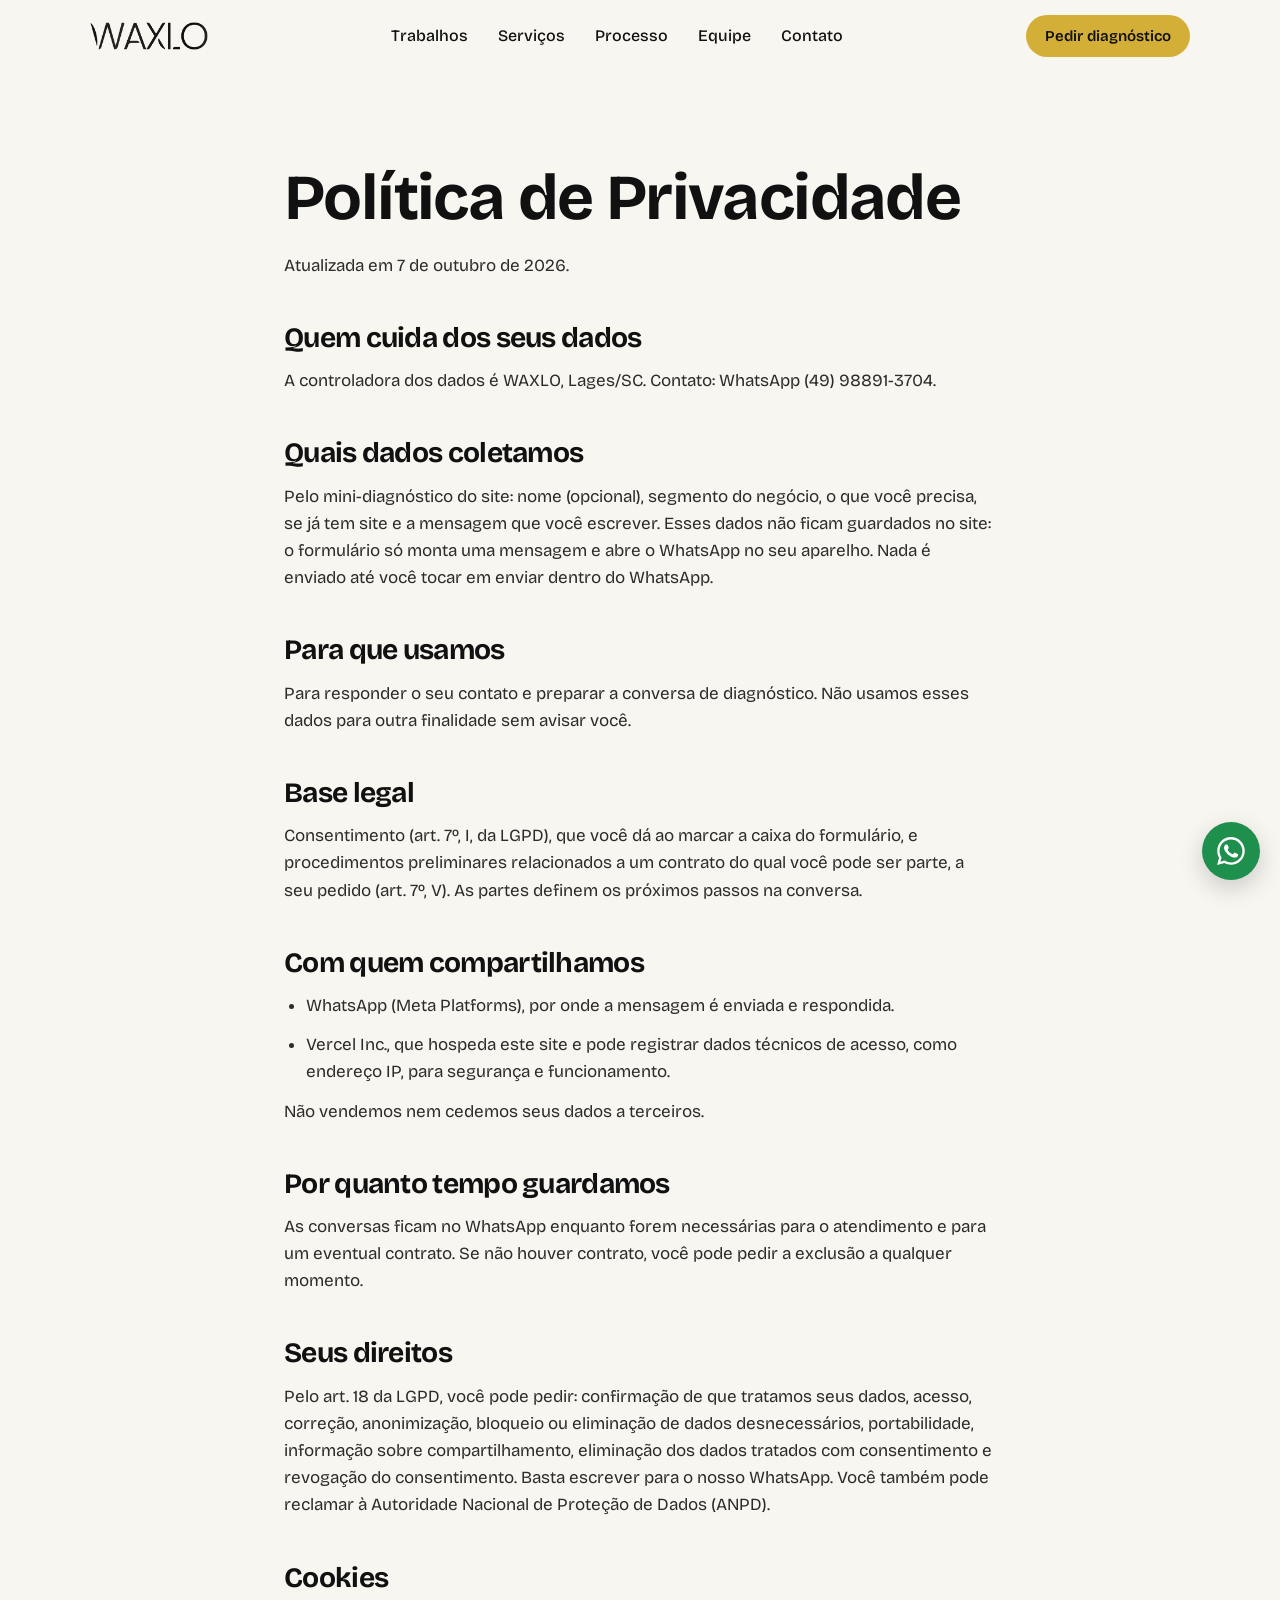
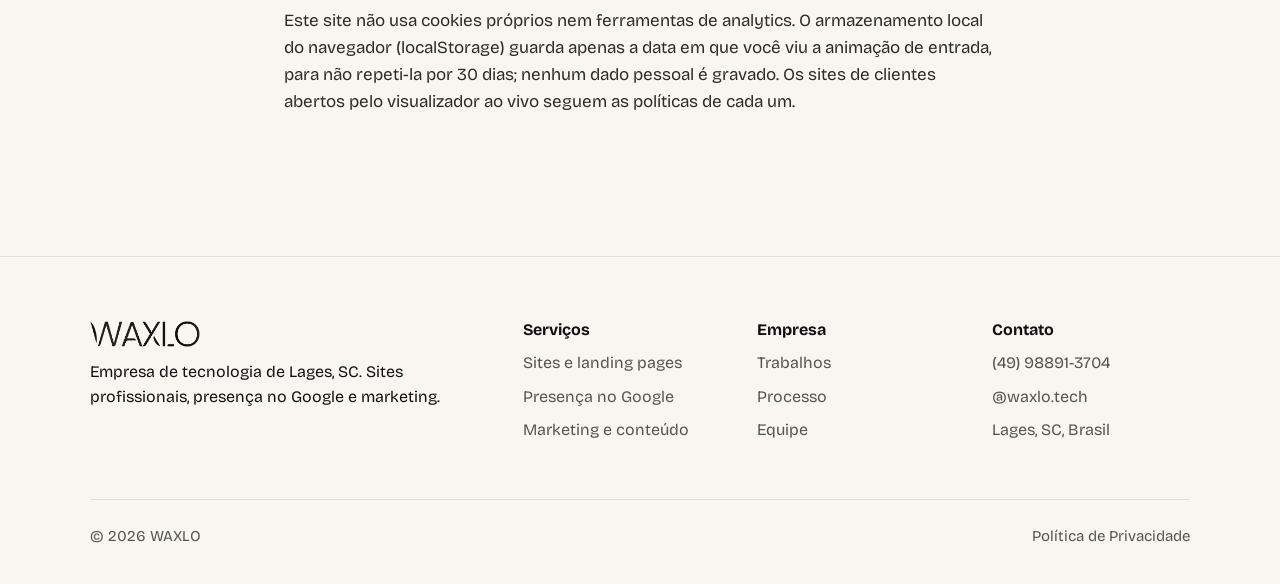
<file: politica-de-privacidade/index.html>
<!doctype html>
<html lang="pt-BR">
<head>
<meta charset="utf-8">
<meta name="viewport" content="width=device-width, initial-scale=1">
<title>Política de Privacidade | WAXLO</title>
<meta name="description" content="Como a WAXLO, de Lages/SC, trata os dados enviados pelo mini-diagnóstico do site, conforme a LGPD.">
<link rel="canonical" href="https://www.waxlo.com.br/politica-de-privacidade/">
<meta name="theme-color" content="#F8F6F1">
<meta name="robots" content="index, follow">
<meta property="og:type" content="website">
<meta property="og:locale" content="pt_BR">
<meta property="og:site_name" content="WAXLO">
<meta property="og:url" content="https://www.waxlo.com.br/politica-de-privacidade/">
<meta property="og:title" content="Política de Privacidade | WAXLO">
<meta property="og:description" content="Como a WAXLO, de Lages/SC, trata os dados enviados pelo mini-diagnóstico do site, conforme a LGPD.">
<meta property="og:image" content="https://www.waxlo.com.br/assets/og-image.jpg">
<meta property="og:image:width" content="1200">
<meta property="og:image:height" content="630">
<meta property="og:image:alt" content="WAXLO, criação de sites profissionais em Lages, SC">
<meta name="twitter:card" content="summary_large_image">
<link rel="icon" type="image/svg+xml" href="/assets/favicon.svg">
<link rel="icon" type="image/png" sizes="32x32" href="/assets/favicon-32.png">
<link rel="apple-touch-icon" href="/assets/apple-touch-icon.png">
<link rel="preload" href="/fonts/bricolage-grotesque-latin.woff2" as="font" type="font/woff2" crossorigin>
<style>@font-face {
font-family: "Bricolage Grotesque";
src: url("/fonts/bricolage-grotesque-latin.woff2") format("woff2");
font-weight: 200 800;
font-style: normal;
font-display: swap;
unicode-range: U+0000-00FF, U+0131, U+0152-0153, U+02BB-02BC, U+02C6, U+02DA, U+02DC, U+0304, U+0308, U+0329, U+2000-206F, U+20AC, U+2122, U+2191, U+2193, U+2212, U+2215, U+FEFF, U+FFFD;
}
:root {
--bg: #F8F6F1;
--surface: #FFFFFF;
--line: #E2DFD6;
--ink: #111111;
--muted: #55554F;
--gold: #D4AF37;
--gold-h: #C29F2C;
--dark: #0B0B0B;
--font: "Bricolage Grotesque", ui-sans-serif, system-ui, -apple-system, "Segoe UI", Roboto, Arial, sans-serif;
--wrap: 1180px;
--gutter: clamp(20px, 5vw, 40px);
--radius: 14px;
--space: clamp(72px, 10vw, 128px);
}
*, *::before, *::after { box-sizing: border-box; }
html { -webkit-text-size-adjust: 100%; scroll-padding-top: 84px; }
@media (prefers-reduced-motion: no-preference) { html { scroll-behavior: smooth; } }
body {
margin: 0;
background: var(--bg);
color: var(--ink);
font-family: var(--font);
font-size: 17px;
line-height: 1.6;
-webkit-font-smoothing: antialiased;
text-rendering: optimizeLegibility;
}
img, video, iframe { display: block; max-width: 100%; }
img { height: auto; }
a { color: inherit; }
h1, h2, h3 { font-weight: 700; line-height: 1.08; letter-spacing: -0.025em; margin: 0; font-style: normal; text-wrap: balance; }
p { margin: 0; }
ul, ol { margin: 0; padding: 0; list-style: none; }
button, input, select, textarea { font: inherit; color: inherit; }
:focus-visible { outline: 3px solid var(--ink); outline-offset: 3px; border-radius: 4px; }
.skip { position: absolute; left: 12px; top: -60px; z-index: 100; background: var(--ink); color: var(--bg); padding: 10px 16px; border-radius: 8px; text-decoration: none; }
.skip:focus { top: 12px; }
.sr-only { position: absolute; width: 1px; height: 1px; overflow: hidden; clip: rect(0 0 0 0); white-space: nowrap; }
.wrap { width: 100%; max-width: var(--wrap); margin: 0 auto; padding: 0 var(--gutter); }
.section { padding: var(--space) 0; }
.section--white { background: var(--surface); }
.section--dark { background: var(--dark); color: var(--bg); }
.h2 { font-size: clamp(32px, 4.6vw, 54px); max-width: 18ch; }
.lead { font-size: clamp(18px, 1.6vw, 20px); color: var(--muted); max-width: 56ch; }
.section--dark .lead { color: #C9C6BD; }
.head { display: grid; gap: 18px; margin-bottom: clamp(40px, 5vw, 64px); }
.btn { display: inline-flex; align-items: center; justify-content: center; gap: 10px; min-height: 52px; padding: 0 26px; border-radius: 999px; font-weight: 600; font-size: 16px; text-decoration: none; border: 1.5px solid transparent; cursor: pointer; transition: background-color .2s, color .2s, border-color .2s, transform .2s; }
.btn--gold { background: var(--gold); color: var(--ink); }
.btn--gold:hover { background: var(--gold-h); }
.btn--line { border-color: var(--ink); color: var(--ink); background: transparent; }
.btn--line:hover { background: var(--ink); color: var(--bg); }
.btn--sm { min-height: 42px; padding: 0 18px; font-size: 15px; }
.link { font-weight: 600; text-decoration: underline; text-decoration-thickness: 1.5px; text-underline-offset: 5px; }
.link:hover { text-decoration-color: var(--gold); }
.top { position: sticky; top: 0; z-index: 40; background: rgba(248, 246, 241, .92); backdrop-filter: blur(10px); -webkit-backdrop-filter: blur(10px); border-bottom: 1px solid transparent; transition: border-color .2s; }
.top.is-scrolled { border-bottom-color: var(--line); }
.top__in { display: flex; align-items: center; justify-content: space-between; gap: 24px; height: 72px; }
.logo { display: block; flex-shrink: 0; }
.logo img { height: 28px; width: auto; }
.nav { display: none; gap: 30px; }
.nav a { text-decoration: none; font-size: 16px; font-weight: 500; padding: 6px 0; border-bottom: 1.5px solid transparent; }
.nav a:hover { border-bottom-color: var(--ink); }
.top__cta { display: none; }
.menu-btn { display: inline-flex; align-items: center; justify-content: center; width: 46px; height: 46px; border-radius: 999px; border: 1.5px solid var(--line); background: var(--surface); cursor: pointer; }
.menu-btn span, .menu-btn span::before, .menu-btn span::after { display: block; width: 18px; height: 2px; background: var(--ink); position: relative; transition: transform .2s; }
.menu-btn span::before, .menu-btn span::after { content: ""; position: absolute; left: 0; }
.menu-btn span::before { top: -6px; }
.menu-btn span::after { top: 6px; }
.menu-btn[aria-expanded="true"] span { background: transparent; }
.menu-btn[aria-expanded="true"] span::before { transform: translateY(6px) rotate(45deg); }
.menu-btn[aria-expanded="true"] span::after { transform: translateY(-6px) rotate(-45deg); }
.mnav { position: fixed; inset: 72px 0 0 0; z-index: 39; background: var(--bg); padding: 24px var(--gutter) 40px; display: flex; flex-direction: column; gap: 6px; overflow-y: auto; }
.mnav[hidden] { display: none; }
.mnav a:not(.btn) { font-size: 28px; font-weight: 600; text-decoration: none; padding: 10px 0; border-bottom: 1px solid var(--line); }
.mnav .btn { margin-top: 24px; }
@media (min-width: 960px) {
.nav, .top__cta { display: flex; }
.menu-btn, .mnav { display: none !important; }
}
.hero { padding: clamp(56px, 9vw, 120px) 0 clamp(48px, 7vw, 96px); }
.hero h1 { font-size: clamp(40px, 7.2vw, 88px); max-width: 15ch; letter-spacing: -0.035em; }
.hero__sub { margin-top: 28px; font-size: clamp(18px, 1.8vw, 21px); color: var(--muted); max-width: 60ch; }
.hero__cta { margin-top: 36px; display: flex; flex-wrap: wrap; gap: 12px; }
.hero__grid { display: grid; gap: 40px; align-items: center; }
.hero__media { position: relative; aspect-ratio: 16 / 9; background: var(--bg); overflow: hidden; }
.hero__media video, .hero__media img { position: absolute; inset: 0; width: 100%; height: 100%; object-fit: cover; }
.hero__media video, .hero__media img {
-webkit-mask-image: linear-gradient(to right, transparent, #000 8%, #000 92%, transparent), linear-gradient(to bottom, transparent, #000 8%, #000 92%, transparent);
-webkit-mask-composite: source-in;
mask-image: linear-gradient(to right, transparent, #000 8%, #000 92%, transparent), linear-gradient(to bottom, transparent, #000 8%, #000 92%, transparent);
mask-composite: intersect;
}
.hero__media video { opacity: 0; transition: opacity .6s ease; }
.hero__media video, .hero__media img { filter: brightness(1.06) contrast(1.08); mix-blend-mode: multiply; }
.hero__media video.is-on { opacity: 1; }
.hero__pause { position: absolute; right: 10px; bottom: 10px; width: 38px; height: 38px; border-radius: 999px; border: 1.5px solid var(--line); background: rgba(248, 246, 241, .9); color: var(--ink); cursor: pointer; display: inline-flex; align-items: center; justify-content: center; }
.hero__pause[hidden] { display: none; }
.hero__pause svg { width: 14px; height: 14px; }
@media (max-width: 767px) {
.hero__media--nostatic { display: none; }
.hero__media { aspect-ratio: 4 / 3; width: 72%; margin: -8px 0 0 auto; }
.hero__media img { object-position: 88% 50%; }
}
@media (min-width: 1024px) {
.hero__grid { grid-template-columns: minmax(0, 1fr) minmax(0, 1fr); gap: 24px; }
.hero h1 { font-size: clamp(44px, 4.3vw, 62px); max-width: 16ch; }
.hero { padding-top: clamp(48px, 6vw, 88px); }
}
html.intro::after { content: ""; position: fixed; inset: 0; z-index: 90; background: var(--bg); animation: introSafety 0s linear 2.5s forwards; }
html.intro.intro-ready::after { display: none; }
@keyframes introSafety { to { visibility: hidden; } }
html.intro .logo img { opacity: 0; }
.logo img { transition: opacity .6s ease; }
.intro-ov { position: fixed; inset: 0; z-index: 100; background: var(--bg); display: flex; align-items: center; justify-content: center; transition: opacity .6s ease; cursor: pointer; }
.intro-ov.is-out { opacity: 0; pointer-events: none; }
.intro-ov.is-flying { transition: opacity .45s ease .35s; }
.intro-ov.is-flying .intro-ov__skip { visibility: hidden; }
.intro-ov__box { position: relative; width: min(100vw, calc(100vh * 16 / 9)); aspect-ratio: 16 / 9; container-type: size; }
.intro-ov__box video { position: absolute; inset: 0; width: 100%; height: 100%; object-fit: contain; }
.intro-ov__logo { position: absolute; left: 50%; top: 50%; width: 44%; height: auto; transform: translate(-50%, calc(-50% - 0.556cqh)); opacity: 0; transition: opacity .3s linear; }
.intro-ov__logo.is-on { opacity: 1; }
.intro-ov__skip { position: absolute; top: 18px; right: 18px; z-index: 2; min-height: 44px; padding: 0 18px; border-radius: 999px; border: 1px solid var(--line); background: rgba(248, 246, 241, .85); color: var(--ink); font-weight: 500; font-size: 16px; cursor: pointer; transition: border-color .2s; }
.intro-ov__skip:hover { border-color: var(--ink); }
.intro-fly { position: fixed; z-index: 101; margin: 0; transform-origin: 0 0; pointer-events: none; }
.intro-ov--css .intro-ov__line { position: absolute; left: 0; top: calc(50% + 48px); width: 100%; height: 1px; background: var(--gold); transform: scaleX(0); transform-origin: left; animation: introLine .7s cubic-bezier(.6, 0, .2, 1) forwards; }
.intro-ov--css .intro-ov__mark { position: relative; width: min(64vw, 280px); height: auto; opacity: 0; animation: introFade .45s ease .55s forwards; }
@keyframes introLine { to { transform: scaleX(1); } }
@keyframes introFade { to { opacity: 1; } }
.proof { border-top: 1px solid var(--line); border-bottom: 1px solid var(--line); background: var(--surface); }
.proof p { padding: 22px 0; font-size: clamp(18px, 2vw, 22px); font-weight: 600; letter-spacing: -0.01em; }
.problem__grid { display: grid; gap: 40px; }
.problem__list li { font-size: clamp(20px, 2.3vw, 27px); font-weight: 600; line-height: 1.3; padding: 22px 0; border-top: 1px solid var(--line); letter-spacing: -0.015em; }
.problem__list li:last-child { border-bottom: 1px solid var(--line); }
.problem__foot { margin-top: 32px; display: flex; flex-wrap: wrap; align-items: center; gap: 12px 28px; }
.problem__foot p { color: var(--muted); font-size: 16px; }
@media (min-width: 960px) { .problem__grid { grid-template-columns: 5fr 7fr; gap: 64px; } }
.diff { display: grid; gap: 1px; background: var(--line); border: 1px solid var(--line); border-radius: var(--radius); overflow: hidden; }
.diff li { background: var(--surface); padding: clamp(28px, 3vw, 40px); font-size: clamp(19px, 1.8vw, 22px); font-weight: 600; line-height: 1.35; letter-spacing: -0.01em; }
@media (min-width: 860px) { .diff { grid-template-columns: repeat(3, 1fr); } }
.filters { display: flex; flex-wrap: wrap; gap: 8px; margin-bottom: 28px; }
.chip { min-height: 42px; padding: 0 18px; border-radius: 999px; border: 1.5px solid var(--line); background: var(--surface); cursor: pointer; font-size: 15px; font-weight: 500; }
.chip[aria-pressed="true"] { background: var(--ink); border-color: var(--ink); color: var(--bg); }
.cases { display: grid; gap: 28px; }
@media (min-width: 760px) { .cases { grid-template-columns: repeat(2, 1fr); } .case--destaque { grid-column: 1 / -1; } }
.case { background: var(--surface); border: 1px solid var(--line); border-radius: var(--radius); overflow: hidden; display: flex; flex-direction: column; }
.case[hidden] { display: none; }
.case__media { position: relative; aspect-ratio: 16 / 9; background: #ECE9E1; overflow: hidden; }
.case__media img, .case__media video { position: absolute; inset: 0; width: 100%; height: 100%; object-fit: cover; object-position: top center; }
.case__media video { opacity: 0; transition: opacity .3s; }
.case__media video.is-on { opacity: 1; }
.case__pause { position: absolute; right: 12px; bottom: 12px; width: 40px; height: 40px; border-radius: 999px; border: 0; background: rgba(11, 11, 11, .78); color: #fff; cursor: pointer; display: inline-flex; align-items: center; justify-content: center; }
.case__pause svg { width: 16px; height: 16px; }
.case__body { padding: clamp(22px, 2.6vw, 32px); display: grid; gap: 10px; flex: 1; align-content: start; }
.case__tag { justify-self: start; font-size: 14px; font-weight: 600; padding: 4px 12px; border-radius: 999px; background: var(--ink); color: var(--bg); }
.case h3 { font-size: clamp(24px, 2.4vw, 30px); }
.case h3 a { text-decoration: none; }
.case h3 a:hover { text-decoration: underline; text-underline-offset: 5px; }
.case__meta { color: var(--muted); font-size: 16px; }
.case__frase { font-size: 18px; }
.case__logo { height: 40px; width: auto; }
.case__actions { display: flex; flex-wrap: wrap; gap: 10px 20px; align-items: center; margin-top: 10px; }
.case__actions button { background: none; border: 0; padding: 0; cursor: pointer; }
.work__after { margin-top: 36px; font-size: 18px; }
.viewer { width: min(1180px, calc(100vw - 24px)); max-width: none; max-height: calc(100vh - 24px); padding: 0; border: 0; border-radius: var(--radius); background: var(--surface); color: var(--ink); }
.viewer::backdrop { background: rgba(11, 11, 11, .7); }
.viewer__bar { display: flex; align-items: center; gap: 12px; padding: 12px 14px; border-bottom: 1px solid var(--line); flex-wrap: wrap; }
.viewer__dots { display: flex; gap: 6px; }
.viewer__dots i { width: 11px; height: 11px; border-radius: 50%; background: var(--line); }
.viewer__url { flex: 1; min-width: 140px; font-size: 15px; color: var(--muted); background: var(--bg); border-radius: 999px; padding: 6px 14px; white-space: nowrap; overflow: hidden; text-overflow: ellipsis; }
.viewer__modes { display: inline-flex; border: 1.5px solid var(--line); border-radius: 999px; padding: 3px; }
.viewer__modes button { border: 0; background: none; border-radius: 999px; padding: 6px 14px; cursor: pointer; font-size: 15px; }
.viewer__modes button[aria-pressed="true"] { background: var(--ink); color: var(--bg); }
.viewer__close { width: 40px; height: 40px; border-radius: 999px; border: 1.5px solid var(--line); background: none; cursor: pointer; font-size: 22px; line-height: 1; }
.viewer__stage { background: #ECE9E1; display: flex; justify-content: center; height: min(72vh, 760px); }
.viewer__stage iframe { width: 100%; height: 100%; border: 0; background: #fff; transition: width .25s; }
.viewer[data-mode="mobile"] .viewer__stage iframe { width: 390px; max-width: 100%; border-left: 1px solid var(--line); border-right: 1px solid var(--line); }
.viewer__foot { padding: 12px 16px; font-size: 15px; color: var(--muted); display: flex; flex-wrap: wrap; gap: 8px 20px; justify-content: space-between; }
.svc { display: grid; }
.svc li { display: grid; gap: 10px; padding: 30px 0; border-top: 1px solid var(--line); }
.svc li:last-child { border-bottom: 1px solid var(--line); }
.svc h3 { font-size: clamp(24px, 2.6vw, 32px); }
.svc p { color: var(--muted); max-width: 62ch; font-size: 18px; }
@media (min-width: 860px) { .svc li { grid-template-columns: 5fr 7fr; gap: 40px; align-items: baseline; } }
.pack { margin-top: 56px; background: var(--dark); color: var(--bg); border-radius: calc(var(--radius) + 6px); padding: clamp(32px, 5vw, 56px); display: grid; gap: 32px; }
.pack h3 { font-size: clamp(28px, 3.4vw, 42px); }
.pack p { color: #C9C6BD; margin-top: 12px; font-size: 18px; }
.pack ul { display: grid; gap: 12px; }
.pack li { display: flex; gap: 12px; align-items: center; font-size: 18px; }
.pack li::before { content: ""; width: 18px; height: 10px; border-left: 2px solid var(--gold); border-bottom: 2px solid var(--gold); transform: rotate(-45deg) translateY(-3px); flex-shrink: 0; }
.pack .btn { justify-self: start; }
@media (min-width: 860px) { .pack { grid-template-columns: 1fr 1fr; align-items: center; } }
.soon { border-top: 1px solid var(--line); border-bottom: 1px solid var(--line); padding: 28px 0; }
.soon .wrap { display: flex; flex-wrap: wrap; gap: 12px 28px; align-items: center; justify-content: space-between; }
.soon p { font-size: 18px; max-width: 60ch; }
.steps { display: grid; gap: 1px; background: #262626; border: 1px solid #262626; border-radius: var(--radius); overflow: hidden; counter-reset: s; }
.steps li { background: var(--dark); padding: clamp(28px, 3vw, 36px); display: grid; gap: 12px; align-content: start; }
.steps .n { font-size: 40px; font-weight: 700; color: var(--gold); line-height: 1; }
.steps h3 { font-size: 22px; }
.steps p { color: #C9C6BD; font-size: 17px; }
@media (min-width: 700px) { .steps { grid-template-columns: repeat(2, 1fr); } }
@media (min-width: 1080px) { .steps { grid-template-columns: repeat(4, 1fr); } }
.team { display: grid; gap: 28px; }
.team li { border-top: 2px solid var(--ink); padding-top: 22px; display: grid; gap: 8px; align-content: start; }
.team img { width: 100%; aspect-ratio: 4 / 5; object-fit: cover; border-radius: var(--radius); margin-bottom: 14px; }
.team h3 { font-size: 24px; }
.team .role { font-weight: 600; }
.team p:not(.role) { color: var(--muted); }
@media (min-width: 760px) { .team { grid-template-columns: repeat(3, 1fr); } }
.faq { max-width: 820px; }
.faq details { border-top: 1px solid var(--line); }
.faq details:last-child { border-bottom: 1px solid var(--line); }
.faq summary { list-style: none; cursor: pointer; display: flex; justify-content: space-between; align-items: center; gap: 20px; padding: 24px 0; font-size: clamp(19px, 1.9vw, 22px); font-weight: 600; }
.faq summary::-webkit-details-marker { display: none; }
.faq summary::after { content: "+"; font-size: 28px; font-weight: 400; line-height: 1; transition: transform .2s; }
.faq details[open] summary::after { transform: rotate(45deg); }
.faq details p { padding: 0 0 26px; color: var(--muted); max-width: 66ch; }
.contact__grid { display: grid; gap: 48px; }
@media (min-width: 960px) { .contact__grid { grid-template-columns: 5fr 6fr; gap: 72px; } }
.contact__alt { margin-top: 28px; display: grid; gap: 8px; font-size: 18px; }
.contact__alt a { color: var(--bg); }
.form { background: var(--surface); color: var(--ink); border-radius: calc(var(--radius) + 4px); padding: clamp(24px, 3.4vw, 40px); display: grid; gap: 22px; }
.form h3 { font-size: 26px; }
.field { display: grid; gap: 8px; border: 0; margin: 0; padding: 0; min-width: 0; }
.field > label, .field legend { font-weight: 600; font-size: 16px; padding: 0; margin-bottom: 8px; }
.field input[type="text"], .field textarea { width: 100%; min-height: 50px; padding: 12px 14px; border: 1.5px solid var(--line); border-radius: 10px; background: var(--bg); }
.field textarea { min-height: 96px; resize: vertical; }
.field input:focus-visible, .field textarea:focus-visible { outline: 3px solid var(--ink); outline-offset: 1px; }
.opts { display: flex; flex-wrap: wrap; gap: 8px; }
.opt { position: relative; }
.opt input { position: absolute; opacity: 0; inset: 0; margin: 0; cursor: pointer; }
.opt span { display: inline-flex; align-items: center; min-height: 42px; padding: 0 16px; border: 1.5px solid var(--line); border-radius: 999px; font-size: 15px; background: var(--bg); }
.opt input:checked + span { background: var(--ink); border-color: var(--ink); color: var(--bg); }
.opt input:focus-visible + span { outline: 3px solid var(--ink); outline-offset: 2px; }
.consent { display: flex; gap: 12px; align-items: flex-start; font-size: 15px; color: var(--muted); }
.consent input { width: 20px; height: 20px; margin: 2px 0 0; flex-shrink: 0; accent-color: var(--ink); }
.consent a { color: var(--ink); }
.form__err { color: #A1261B; font-size: 15px; font-weight: 600; }
.form__err:empty { display: none; }
.form .btn { width: 100%; }
.foot { padding: 64px 0 36px; border-top: 1px solid var(--line); font-size: 16px; }
.foot__grid { display: grid; gap: 36px; grid-template-columns: repeat(2, 1fr); }
.foot__brand { grid-column: 1 / -1; display: grid; gap: 12px; align-content: start; }
.foot__brand img { height: 26px; width: auto; }
.foot h2 { font-size: 16px; letter-spacing: 0; margin-bottom: 12px; }
.foot li { margin-bottom: 8px; color: var(--muted); }
.foot a { text-decoration: none; }
.foot a:hover { text-decoration: underline; text-underline-offset: 4px; }
.foot__legal { margin-top: 48px; padding-top: 24px; border-top: 1px solid var(--line); display: flex; flex-wrap: wrap; justify-content: space-between; gap: 8px 24px; color: var(--muted); font-size: 15px; }
@media (min-width: 860px) { .foot__grid { grid-template-columns: 2fr 1fr 1fr 1fr; } .foot__brand { grid-column: auto; } }
.wpp { position: fixed; right: 20px; bottom: 20px; z-index: 30; width: 58px; height: 58px; border-radius: 999px; background: #1F8F4E; color: #fff; display: inline-flex; align-items: center; justify-content: center; box-shadow: 0 8px 24px rgba(0, 0, 0, .18); }
.wpp svg { width: 28px; height: 28px; }
.page { padding: clamp(48px, 7vw, 96px) 0 var(--space); }
.page h1 { font-size: clamp(36px, 5.6vw, 64px); max-width: 18ch; }
.crumbs { font-size: 15px; color: var(--muted); margin-bottom: 28px; }
.crumbs a { color: var(--ink); }
.case-meta { display: flex; flex-wrap: wrap; gap: 8px 24px; margin-top: 20px; color: var(--muted); font-size: 17px; }
.case-meta strong { color: var(--ink); font-weight: 600; }
.case-desc { margin-top: 28px; font-size: clamp(18px, 1.8vw, 21px); max-width: 62ch; }
.shots { margin-top: 48px; display: grid; gap: 24px; }
.shots img { border-radius: var(--radius); border: 1px solid var(--line); width: 100%; }
.prose { max-width: 72ch; }
.prose h2 { font-size: clamp(22px, 2.4vw, 28px); margin: 44px 0 14px; }
.prose p, .prose li { color: #2C2C29; margin-bottom: 12px; }
.prose ul { list-style: disc; padding-left: 22px; }
@media (prefers-reduced-motion: no-preference) {
.js .rv { opacity: 0; transform: translateY(18px); transition: opacity .6s ease, transform .6s ease; }
.js .rv.in { opacity: 1; transform: none; }
}</style>
<script>document.documentElement.classList.add("js")</script>


<script src="/assets/site.js" defer></script>
</head>
<body>
<a class="skip" href="#conteudo">Pular para o conteúdo</a>
<header class="top">
  <div class="wrap top__in">
    <a class="logo" href="/" aria-label="WAXLO, página inicial"><img src="/assets/escritaWaxlo-alpha-dark.png" alt="WAXLO" width="118" height="28"></a>
    <nav class="nav" aria-label="Principal"><a href="/#trabalhos">Trabalhos</a><a href="/#servicos">Serviços</a><a href="/#processo">Processo</a><a href="/#equipe">Equipe</a><a href="/#contato">Contato</a></nav>
    <a class="btn btn--gold btn--sm top__cta" href="/#contato">Pedir diagnóstico</a>
    <button class="menu-btn" type="button" aria-expanded="false" aria-controls="mnav" aria-label="Abrir menu"><span></span></button>
  </div>
</header>
<nav id="mnav" class="mnav" aria-label="Menu" hidden><a href="/#trabalhos">Trabalhos</a><a href="/#servicos">Serviços</a><a href="/#processo">Processo</a><a href="/#equipe">Equipe</a><a href="/#contato">Contato</a><a class="btn btn--gold" href="/#contato">Pedir diagnóstico</a></nav>
<main id="conteudo">
<article class="page"><div class="wrap prose">
  <h1>Política de Privacidade</h1>
  <p style="margin-top:20px">Atualizada em 7 de outubro de 2026.</p>
  <h2>Quem cuida dos seus dados</h2>
  <p>A controladora dos dados é WAXLO, Lages/SC. Contato: WhatsApp (49) 98891-3704.</p>
  <h2>Quais dados coletamos</h2>
  <p>Pelo mini-diagnóstico do site: nome (opcional), segmento do negócio, o que você precisa, se já tem site e a mensagem que você escrever. Esses dados não ficam guardados no site: o formulário só monta uma mensagem e abre o WhatsApp no seu aparelho. Nada é enviado até você tocar em enviar dentro do WhatsApp.</p>
  <h2>Para que usamos</h2>
  <p>Para responder o seu contato e preparar a conversa de diagnóstico. Não usamos esses dados para outra finalidade sem avisar você.</p>
  <h2>Base legal</h2>
  <p>Consentimento (art. 7º, I, da LGPD), que você dá ao marcar a caixa do formulário, e procedimentos preliminares relacionados a um contrato do qual você pode ser parte, a seu pedido (art. 7º, V). As partes definem os próximos passos na conversa.</p>
  <h2>Com quem compartilhamos</h2>
  <ul>
    <li>WhatsApp (Meta Platforms), por onde a mensagem é enviada e respondida.</li>
    <li>Vercel Inc., que hospeda este site e pode registrar dados técnicos de acesso, como endereço IP, para segurança e funcionamento.</li>
  </ul>
  <p>Não vendemos nem cedemos seus dados a terceiros.</p>
  <h2>Por quanto tempo guardamos</h2>
  <p>As conversas ficam no WhatsApp enquanto forem necessárias para o atendimento e para um eventual contrato. Se não houver contrato, você pode pedir a exclusão a qualquer momento.</p>
  <h2>Seus direitos</h2>
  <p>Pelo art. 18 da LGPD, você pode pedir: confirmação de que tratamos seus dados, acesso, correção, anonimização, bloqueio ou eliminação de dados desnecessários, portabilidade, informação sobre compartilhamento, eliminação dos dados tratados com consentimento e revogação do consentimento. Basta escrever para o nosso WhatsApp. Você também pode reclamar à Autoridade Nacional de Proteção de Dados (ANPD).</p>
  <h2>Cookies</h2>
  <p>Este site não usa cookies próprios nem ferramentas de analytics. O armazenamento local do navegador (localStorage) guarda apenas a data em que você viu a animação de entrada, para não repeti-la por 30 dias; nenhum dado pessoal é gravado. Os sites de clientes abertos pelo visualizador ao vivo seguem as políticas de cada um.</p>
</div></article>
</main>
<footer class="foot">
  <div class="wrap">
    <div class="foot__grid">
      <div class="foot__brand">
        <img src="/assets/escritaWaxlo-alpha-dark.png" alt="WAXLO" width="110" height="26" loading="lazy">
        <p>Empresa de tecnologia de Lages, SC. Sites profissionais, presença no Google e marketing.</p>
      </div>
      <div>
        <h2>Serviços</h2>
        <ul><li><a href="/#servicos">Sites e landing pages</a></li><li><a href="/#servicos">Presença no Google</a></li><li><a href="/#servicos">Marketing e conteúdo</a></li></ul>
      </div>
      <div>
        <h2>Empresa</h2>
        <ul><li><a href="/#trabalhos">Trabalhos</a></li><li><a href="/#processo">Processo</a></li><li><a href="/#equipe">Equipe</a></li></ul>
      </div>
      <div>
        <h2>Contato</h2>
        <ul><li><a href="https://wa.me/5549988913704" target="_blank" rel="noopener">(49) 98891-3704</a></li><li><a href="https://www.instagram.com/waxlo.tech/" target="_blank" rel="noopener">@waxlo.tech</a></li><li>Lages, SC, Brasil</li></ul>
      </div>
    </div>
    <div class="foot__legal">
      <p>© 2026 WAXLO</p>
      <a href="/politica-de-privacidade/">Política de Privacidade</a>
    </div>
  </div>
</footer>
<a class="wpp" href="https://wa.me/5549988913704" target="_blank" rel="noopener" aria-label="Falar com a WAXLO no WhatsApp"><svg viewBox="0 0 24 24" aria-hidden="true"><path fill="currentColor" d="M17.5 14.4c-.3-.1-1.8-.9-2-1-.3-.1-.5-.1-.7.1-.2.3-.8 1-.9 1.2-.2.2-.3.2-.6.1-.3-.1-1.3-.5-2.4-1.5-.9-.8-1.5-1.8-1.7-2.1-.2-.3 0-.5.1-.6l.4-.5c.1-.2.2-.3.3-.5.1-.2 0-.4 0-.5l-.9-2.2c-.2-.6-.5-.5-.7-.5h-.6c-.2 0-.5.1-.8.4-.3.3-1 1-1 2.5s1.1 2.9 1.2 3.1c.1.2 2.1 3.2 5.1 4.5.7.3 1.3.5 1.7.6.7.2 1.4.2 1.9.1.6-.1 1.8-.7 2-1.4.2-.7.2-1.3.2-1.4-.1-.1-.3-.2-.6-.4zM12 21.8c-1.8 0-3.5-.5-5-1.4l-.4-.2-3.7 1 1-3.6-.2-.4c-1-1.6-1.5-3.4-1.5-5.2 0-5.4 4.4-9.8 9.8-9.8 2.6 0 5.1 1 6.9 2.9 1.8 1.8 2.9 4.3 2.9 6.9 0 5.4-4.4 9.8-9.8 9.8zm8.4-18.2C18.1 1.3 15.2.1 12 .1 5.5.1.2 5.4.2 11.9c0 2.1.5 4.1 1.6 5.9L.1 24l6.3-1.7c1.7.9 3.7 1.4 5.6 1.4 6.5 0 11.8-5.3 11.8-11.8 0-3.2-1.2-6.1-3.4-8.3z"/></svg></a>
</body>
</html>
</file>
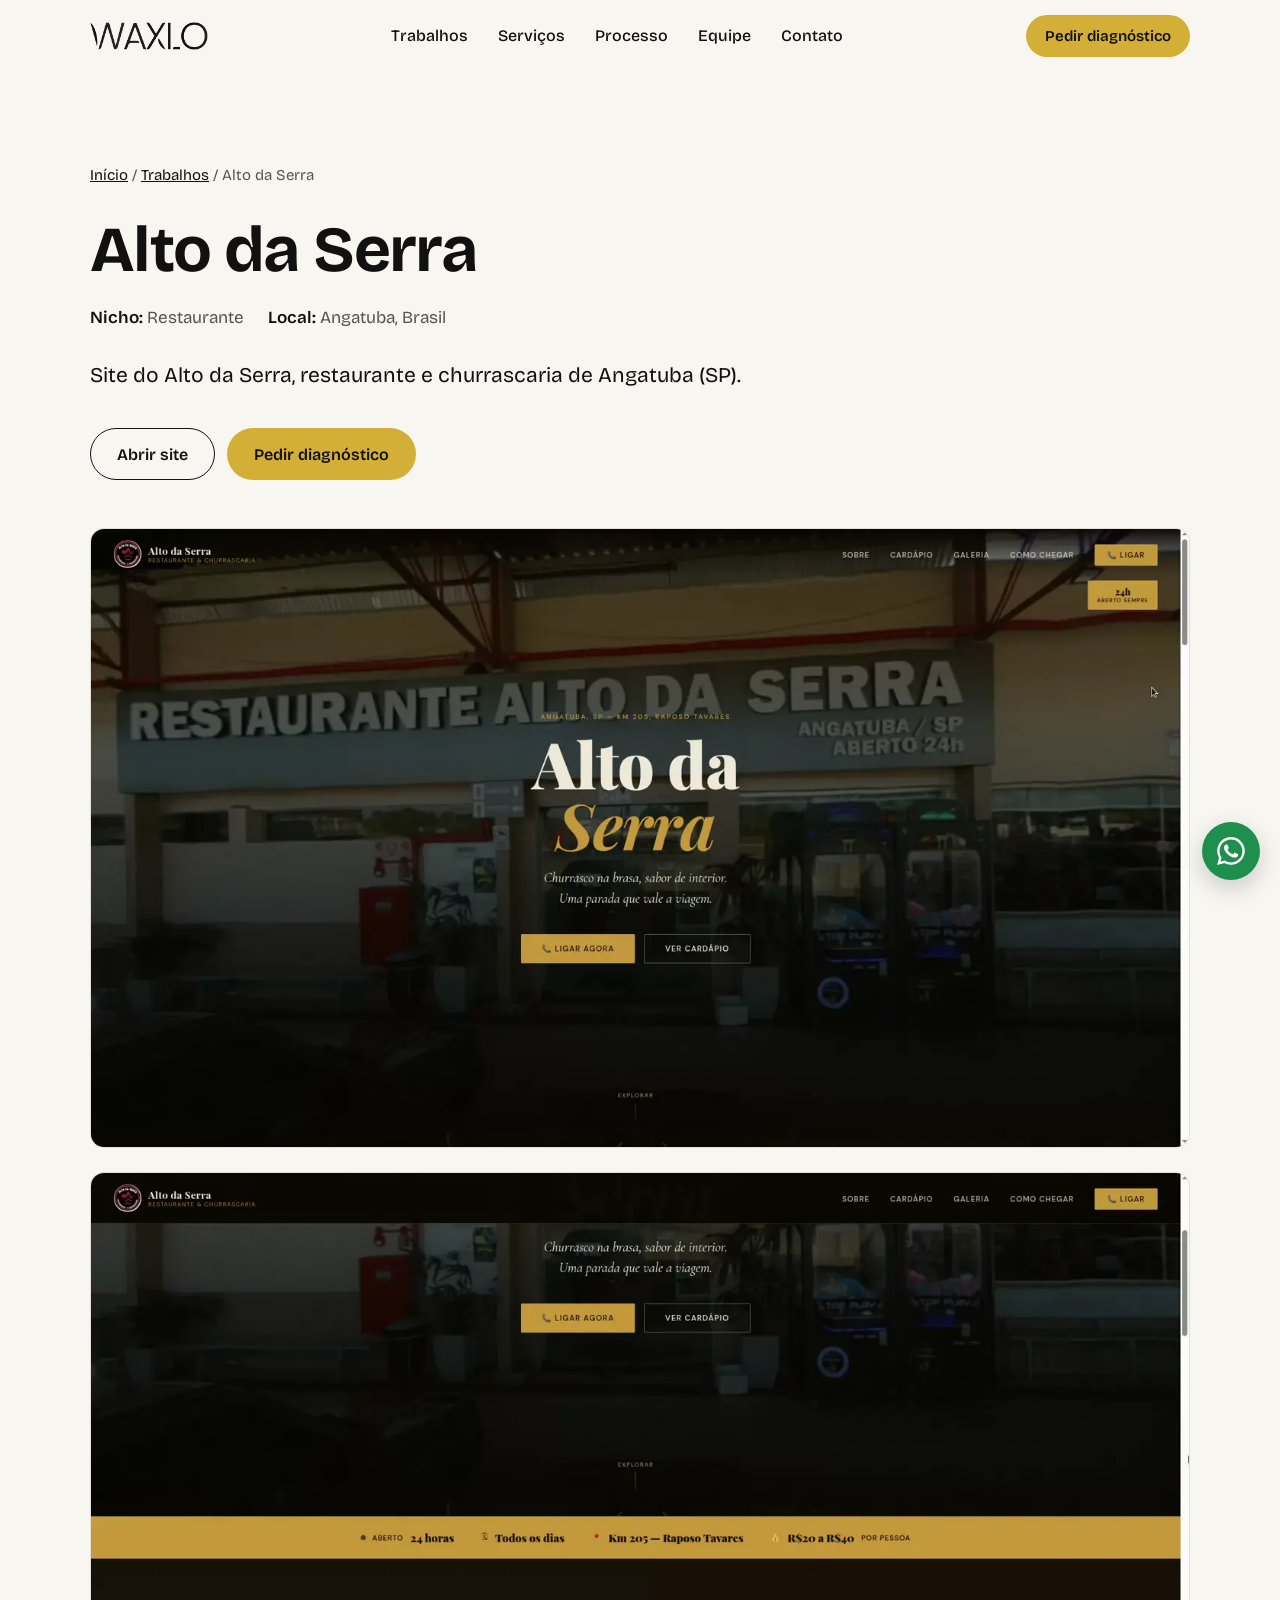
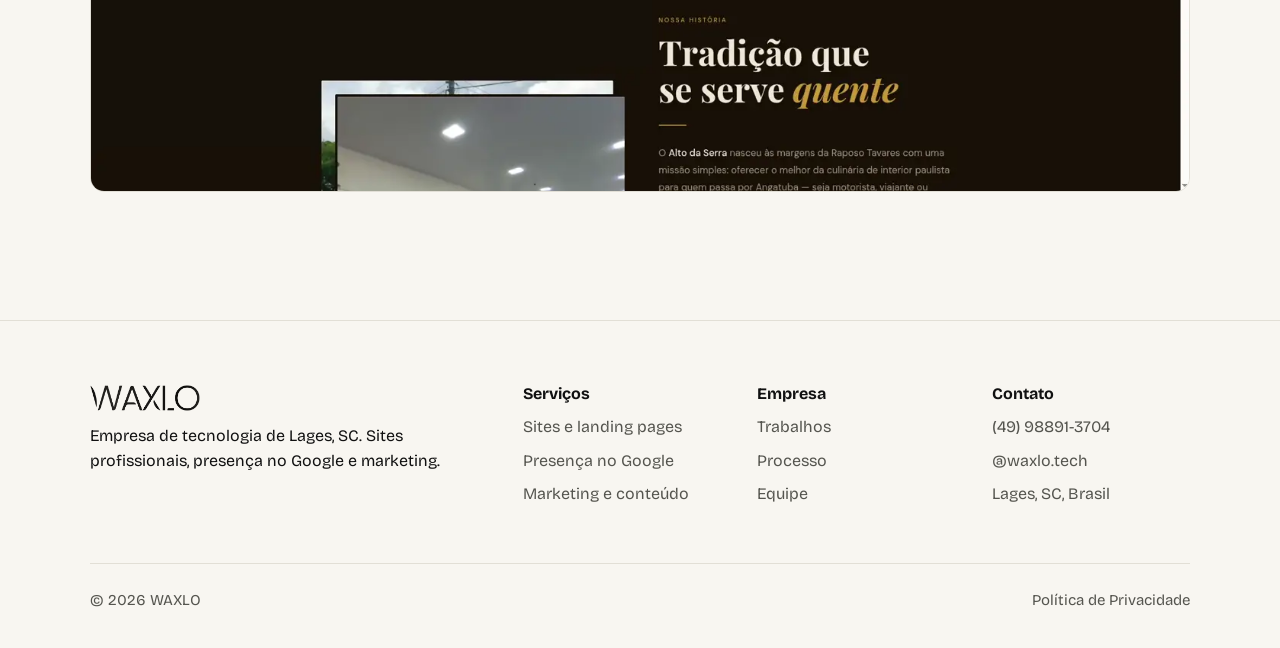
<file: trabalhos/alto-da-serra/index.html>
<!doctype html>
<html lang="pt-BR">
<head>
<meta charset="utf-8">
<meta name="viewport" content="width=device-width, initial-scale=1">
<title>Alto da Serra | Trabalhos WAXLO</title>
<meta name="description" content="Site do Alto da Serra, restaurante e churrascaria de Angatuba (SP).">
<link rel="canonical" href="https://www.waxlo.com.br/trabalhos/alto-da-serra/">
<meta name="theme-color" content="#F8F6F1">
<meta name="robots" content="index, follow">
<meta property="og:type" content="website">
<meta property="og:locale" content="pt_BR">
<meta property="og:site_name" content="WAXLO">
<meta property="og:url" content="https://www.waxlo.com.br/trabalhos/alto-da-serra/">
<meta property="og:title" content="Alto da Serra | Trabalhos WAXLO">
<meta property="og:description" content="Site do Alto da Serra, restaurante e churrascaria de Angatuba (SP).">
<meta property="og:image" content="https://www.waxlo.com.br/assets/og-image.jpg">
<meta property="og:image:width" content="1200">
<meta property="og:image:height" content="630">
<meta property="og:image:alt" content="WAXLO, criação de sites profissionais em Lages, SC">
<meta name="twitter:card" content="summary_large_image">
<link rel="icon" type="image/svg+xml" href="/assets/favicon.svg">
<link rel="icon" type="image/png" sizes="32x32" href="/assets/favicon-32.png">
<link rel="apple-touch-icon" href="/assets/apple-touch-icon.png">
<link rel="preload" href="/fonts/bricolage-grotesque-latin.woff2" as="font" type="font/woff2" crossorigin>
<style>@font-face {
font-family: "Bricolage Grotesque";
src: url("/fonts/bricolage-grotesque-latin.woff2") format("woff2");
font-weight: 200 800;
font-style: normal;
font-display: swap;
unicode-range: U+0000-00FF, U+0131, U+0152-0153, U+02BB-02BC, U+02C6, U+02DA, U+02DC, U+0304, U+0308, U+0329, U+2000-206F, U+20AC, U+2122, U+2191, U+2193, U+2212, U+2215, U+FEFF, U+FFFD;
}
:root {
--bg: #F8F6F1;
--surface: #FFFFFF;
--line: #E2DFD6;
--ink: #111111;
--muted: #55554F;
--gold: #D4AF37;
--gold-h: #C29F2C;
--dark: #0B0B0B;
--font: "Bricolage Grotesque", ui-sans-serif, system-ui, -apple-system, "Segoe UI", Roboto, Arial, sans-serif;
--wrap: 1180px;
--gutter: clamp(20px, 5vw, 40px);
--radius: 14px;
--space: clamp(72px, 10vw, 128px);
}
*, *::before, *::after { box-sizing: border-box; }
html { -webkit-text-size-adjust: 100%; scroll-padding-top: 84px; }
@media (prefers-reduced-motion: no-preference) { html { scroll-behavior: smooth; } }
body {
margin: 0;
background: var(--bg);
color: var(--ink);
font-family: var(--font);
font-size: 17px;
line-height: 1.6;
-webkit-font-smoothing: antialiased;
text-rendering: optimizeLegibility;
}
img, video, iframe { display: block; max-width: 100%; }
img { height: auto; }
a { color: inherit; }
h1, h2, h3 { font-weight: 700; line-height: 1.08; letter-spacing: -0.025em; margin: 0; font-style: normal; text-wrap: balance; }
p { margin: 0; }
ul, ol { margin: 0; padding: 0; list-style: none; }
button, input, select, textarea { font: inherit; color: inherit; }
:focus-visible { outline: 3px solid var(--ink); outline-offset: 3px; border-radius: 4px; }
.skip { position: absolute; left: 12px; top: -60px; z-index: 100; background: var(--ink); color: var(--bg); padding: 10px 16px; border-radius: 8px; text-decoration: none; }
.skip:focus { top: 12px; }
.sr-only { position: absolute; width: 1px; height: 1px; overflow: hidden; clip: rect(0 0 0 0); white-space: nowrap; }
.wrap { width: 100%; max-width: var(--wrap); margin: 0 auto; padding: 0 var(--gutter); }
.section { padding: var(--space) 0; }
.section--white { background: var(--surface); }
.section--dark { background: var(--dark); color: var(--bg); }
.h2 { font-size: clamp(32px, 4.6vw, 54px); max-width: 18ch; }
.lead { font-size: clamp(18px, 1.6vw, 20px); color: var(--muted); max-width: 56ch; }
.section--dark .lead { color: #C9C6BD; }
.head { display: grid; gap: 18px; margin-bottom: clamp(40px, 5vw, 64px); }
.btn { display: inline-flex; align-items: center; justify-content: center; gap: 10px; min-height: 52px; padding: 0 26px; border-radius: 999px; font-weight: 600; font-size: 16px; text-decoration: none; border: 1.5px solid transparent; cursor: pointer; transition: background-color .2s, color .2s, border-color .2s, transform .2s; }
.btn--gold { background: var(--gold); color: var(--ink); }
.btn--gold:hover { background: var(--gold-h); }
.btn--line { border-color: var(--ink); color: var(--ink); background: transparent; }
.btn--line:hover { background: var(--ink); color: var(--bg); }
.btn--sm { min-height: 42px; padding: 0 18px; font-size: 15px; }
.link { font-weight: 600; text-decoration: underline; text-decoration-thickness: 1.5px; text-underline-offset: 5px; }
.link:hover { text-decoration-color: var(--gold); }
.top { position: sticky; top: 0; z-index: 40; background: rgba(248, 246, 241, .92); backdrop-filter: blur(10px); -webkit-backdrop-filter: blur(10px); border-bottom: 1px solid transparent; transition: border-color .2s; }
.top.is-scrolled { border-bottom-color: var(--line); }
.top__in { display: flex; align-items: center; justify-content: space-between; gap: 24px; height: 72px; }
.logo { display: block; flex-shrink: 0; }
.logo img { height: 28px; width: auto; }
.nav { display: none; gap: 30px; }
.nav a { text-decoration: none; font-size: 16px; font-weight: 500; padding: 6px 0; border-bottom: 1.5px solid transparent; }
.nav a:hover { border-bottom-color: var(--ink); }
.top__cta { display: none; }
.menu-btn { display: inline-flex; align-items: center; justify-content: center; width: 46px; height: 46px; border-radius: 999px; border: 1.5px solid var(--line); background: var(--surface); cursor: pointer; }
.menu-btn span, .menu-btn span::before, .menu-btn span::after { display: block; width: 18px; height: 2px; background: var(--ink); position: relative; transition: transform .2s; }
.menu-btn span::before, .menu-btn span::after { content: ""; position: absolute; left: 0; }
.menu-btn span::before { top: -6px; }
.menu-btn span::after { top: 6px; }
.menu-btn[aria-expanded="true"] span { background: transparent; }
.menu-btn[aria-expanded="true"] span::before { transform: translateY(6px) rotate(45deg); }
.menu-btn[aria-expanded="true"] span::after { transform: translateY(-6px) rotate(-45deg); }
.mnav { position: fixed; inset: 72px 0 0 0; z-index: 39; background: var(--bg); padding: 24px var(--gutter) 40px; display: flex; flex-direction: column; gap: 6px; overflow-y: auto; }
.mnav[hidden] { display: none; }
.mnav a:not(.btn) { font-size: 28px; font-weight: 600; text-decoration: none; padding: 10px 0; border-bottom: 1px solid var(--line); }
.mnav .btn { margin-top: 24px; }
@media (min-width: 960px) {
.nav, .top__cta { display: flex; }
.menu-btn, .mnav { display: none !important; }
}
.hero { padding: clamp(56px, 9vw, 120px) 0 clamp(48px, 7vw, 96px); }
.hero h1 { font-size: clamp(40px, 7.2vw, 88px); max-width: 15ch; letter-spacing: -0.035em; }
.hero__sub { margin-top: 28px; font-size: clamp(18px, 1.8vw, 21px); color: var(--muted); max-width: 60ch; }
.hero__cta { margin-top: 36px; display: flex; flex-wrap: wrap; gap: 12px; }
.hero__grid { display: grid; gap: 40px; align-items: center; }
.hero__media { position: relative; aspect-ratio: 16 / 9; background: var(--bg); overflow: hidden; }
.hero__media video, .hero__media img { position: absolute; inset: 0; width: 100%; height: 100%; object-fit: cover; }
.hero__media video, .hero__media img {
-webkit-mask-image: linear-gradient(to right, transparent, #000 8%, #000 92%, transparent), linear-gradient(to bottom, transparent, #000 8%, #000 92%, transparent);
-webkit-mask-composite: source-in;
mask-image: linear-gradient(to right, transparent, #000 8%, #000 92%, transparent), linear-gradient(to bottom, transparent, #000 8%, #000 92%, transparent);
mask-composite: intersect;
}
.hero__media video { opacity: 0; transition: opacity .6s ease; }
.hero__media video, .hero__media img { filter: brightness(1.06) contrast(1.08); mix-blend-mode: multiply; }
.hero__media video.is-on { opacity: 1; }
.hero__pause { position: absolute; right: 10px; bottom: 10px; width: 38px; height: 38px; border-radius: 999px; border: 1.5px solid var(--line); background: rgba(248, 246, 241, .9); color: var(--ink); cursor: pointer; display: inline-flex; align-items: center; justify-content: center; }
.hero__pause[hidden] { display: none; }
.hero__pause svg { width: 14px; height: 14px; }
@media (max-width: 767px) {
.hero__media--nostatic { display: none; }
.hero__media { aspect-ratio: 4 / 3; width: 72%; margin: -8px 0 0 auto; }
.hero__media img { object-position: 88% 50%; }
}
@media (min-width: 1024px) {
.hero__grid { grid-template-columns: minmax(0, 1fr) minmax(0, 1fr); gap: 24px; }
.hero h1 { font-size: clamp(44px, 4.3vw, 62px); max-width: 16ch; }
.hero { padding-top: clamp(48px, 6vw, 88px); }
}
html.intro::after { content: ""; position: fixed; inset: 0; z-index: 90; background: var(--bg); animation: introSafety 0s linear 2.5s forwards; }
html.intro.intro-ready::after { display: none; }
@keyframes introSafety { to { visibility: hidden; } }
html.intro .logo img { opacity: 0; }
.logo img { transition: opacity .6s ease; }
.intro-ov { position: fixed; inset: 0; z-index: 100; background: var(--bg); display: flex; align-items: center; justify-content: center; transition: opacity .6s ease; cursor: pointer; }
.intro-ov.is-out { opacity: 0; pointer-events: none; }
.intro-ov.is-flying { transition: opacity .45s ease .35s; }
.intro-ov.is-flying .intro-ov__skip { visibility: hidden; }
.intro-ov__box { position: relative; width: min(100vw, calc(100vh * 16 / 9)); aspect-ratio: 16 / 9; container-type: size; }
.intro-ov__box video { position: absolute; inset: 0; width: 100%; height: 100%; object-fit: contain; }
.intro-ov__logo { position: absolute; left: 50%; top: 50%; width: 44%; height: auto; transform: translate(-50%, calc(-50% - 0.556cqh)); opacity: 0; transition: opacity .3s linear; }
.intro-ov__logo.is-on { opacity: 1; }
.intro-ov__skip { position: absolute; top: 18px; right: 18px; z-index: 2; min-height: 44px; padding: 0 18px; border-radius: 999px; border: 1px solid var(--line); background: rgba(248, 246, 241, .85); color: var(--ink); font-weight: 500; font-size: 16px; cursor: pointer; transition: border-color .2s; }
.intro-ov__skip:hover { border-color: var(--ink); }
.intro-fly { position: fixed; z-index: 101; margin: 0; transform-origin: 0 0; pointer-events: none; }
.intro-ov--css .intro-ov__line { position: absolute; left: 0; top: calc(50% + 48px); width: 100%; height: 1px; background: var(--gold); transform: scaleX(0); transform-origin: left; animation: introLine .7s cubic-bezier(.6, 0, .2, 1) forwards; }
.intro-ov--css .intro-ov__mark { position: relative; width: min(64vw, 280px); height: auto; opacity: 0; animation: introFade .45s ease .55s forwards; }
@keyframes introLine { to { transform: scaleX(1); } }
@keyframes introFade { to { opacity: 1; } }
.proof { border-top: 1px solid var(--line); border-bottom: 1px solid var(--line); background: var(--surface); }
.proof p { padding: 22px 0; font-size: clamp(18px, 2vw, 22px); font-weight: 600; letter-spacing: -0.01em; }
.problem__grid { display: grid; gap: 40px; }
.problem__list li { font-size: clamp(20px, 2.3vw, 27px); font-weight: 600; line-height: 1.3; padding: 22px 0; border-top: 1px solid var(--line); letter-spacing: -0.015em; }
.problem__list li:last-child { border-bottom: 1px solid var(--line); }
.problem__foot { margin-top: 32px; display: flex; flex-wrap: wrap; align-items: center; gap: 12px 28px; }
.problem__foot p { color: var(--muted); font-size: 16px; }
@media (min-width: 960px) { .problem__grid { grid-template-columns: 5fr 7fr; gap: 64px; } }
.diff { display: grid; gap: 1px; background: var(--line); border: 1px solid var(--line); border-radius: var(--radius); overflow: hidden; }
.diff li { background: var(--surface); padding: clamp(28px, 3vw, 40px); font-size: clamp(19px, 1.8vw, 22px); font-weight: 600; line-height: 1.35; letter-spacing: -0.01em; }
@media (min-width: 860px) { .diff { grid-template-columns: repeat(3, 1fr); } }
.filters { display: flex; flex-wrap: wrap; gap: 8px; margin-bottom: 28px; }
.chip { min-height: 42px; padding: 0 18px; border-radius: 999px; border: 1.5px solid var(--line); background: var(--surface); cursor: pointer; font-size: 15px; font-weight: 500; }
.chip[aria-pressed="true"] { background: var(--ink); border-color: var(--ink); color: var(--bg); }
.cases { display: grid; gap: 28px; }
@media (min-width: 760px) { .cases { grid-template-columns: repeat(2, 1fr); } .case--destaque { grid-column: 1 / -1; } }
.case { background: var(--surface); border: 1px solid var(--line); border-radius: var(--radius); overflow: hidden; display: flex; flex-direction: column; }
.case[hidden] { display: none; }
.case__media { position: relative; aspect-ratio: 16 / 9; background: #ECE9E1; overflow: hidden; }
.case__media img, .case__media video { position: absolute; inset: 0; width: 100%; height: 100%; object-fit: cover; object-position: top center; }
.case__media video { opacity: 0; transition: opacity .3s; }
.case__media video.is-on { opacity: 1; }
.case__pause { position: absolute; right: 12px; bottom: 12px; width: 40px; height: 40px; border-radius: 999px; border: 0; background: rgba(11, 11, 11, .78); color: #fff; cursor: pointer; display: inline-flex; align-items: center; justify-content: center; }
.case__pause svg { width: 16px; height: 16px; }
.case__body { padding: clamp(22px, 2.6vw, 32px); display: grid; gap: 10px; flex: 1; align-content: start; }
.case__tag { justify-self: start; font-size: 14px; font-weight: 600; padding: 4px 12px; border-radius: 999px; background: var(--ink); color: var(--bg); }
.case h3 { font-size: clamp(24px, 2.4vw, 30px); }
.case h3 a { text-decoration: none; }
.case h3 a:hover { text-decoration: underline; text-underline-offset: 5px; }
.case__meta { color: var(--muted); font-size: 16px; }
.case__frase { font-size: 18px; }
.case__logo { height: 40px; width: auto; }
.case__actions { display: flex; flex-wrap: wrap; gap: 10px 20px; align-items: center; margin-top: 10px; }
.case__actions button { background: none; border: 0; padding: 0; cursor: pointer; }
.work__after { margin-top: 36px; font-size: 18px; }
.viewer { width: min(1180px, calc(100vw - 24px)); max-width: none; max-height: calc(100vh - 24px); padding: 0; border: 0; border-radius: var(--radius); background: var(--surface); color: var(--ink); }
.viewer::backdrop { background: rgba(11, 11, 11, .7); }
.viewer__bar { display: flex; align-items: center; gap: 12px; padding: 12px 14px; border-bottom: 1px solid var(--line); flex-wrap: wrap; }
.viewer__dots { display: flex; gap: 6px; }
.viewer__dots i { width: 11px; height: 11px; border-radius: 50%; background: var(--line); }
.viewer__url { flex: 1; min-width: 140px; font-size: 15px; color: var(--muted); background: var(--bg); border-radius: 999px; padding: 6px 14px; white-space: nowrap; overflow: hidden; text-overflow: ellipsis; }
.viewer__modes { display: inline-flex; border: 1.5px solid var(--line); border-radius: 999px; padding: 3px; }
.viewer__modes button { border: 0; background: none; border-radius: 999px; padding: 6px 14px; cursor: pointer; font-size: 15px; }
.viewer__modes button[aria-pressed="true"] { background: var(--ink); color: var(--bg); }
.viewer__close { width: 40px; height: 40px; border-radius: 999px; border: 1.5px solid var(--line); background: none; cursor: pointer; font-size: 22px; line-height: 1; }
.viewer__stage { background: #ECE9E1; display: flex; justify-content: center; height: min(72vh, 760px); }
.viewer__stage iframe { width: 100%; height: 100%; border: 0; background: #fff; transition: width .25s; }
.viewer[data-mode="mobile"] .viewer__stage iframe { width: 390px; max-width: 100%; border-left: 1px solid var(--line); border-right: 1px solid var(--line); }
.viewer__foot { padding: 12px 16px; font-size: 15px; color: var(--muted); display: flex; flex-wrap: wrap; gap: 8px 20px; justify-content: space-between; }
.svc { display: grid; }
.svc li { display: grid; gap: 10px; padding: 30px 0; border-top: 1px solid var(--line); }
.svc li:last-child { border-bottom: 1px solid var(--line); }
.svc h3 { font-size: clamp(24px, 2.6vw, 32px); }
.svc p { color: var(--muted); max-width: 62ch; font-size: 18px; }
@media (min-width: 860px) { .svc li { grid-template-columns: 5fr 7fr; gap: 40px; align-items: baseline; } }
.pack { margin-top: 56px; background: var(--dark); color: var(--bg); border-radius: calc(var(--radius) + 6px); padding: clamp(32px, 5vw, 56px); display: grid; gap: 32px; }
.pack h3 { font-size: clamp(28px, 3.4vw, 42px); }
.pack p { color: #C9C6BD; margin-top: 12px; font-size: 18px; }
.pack ul { display: grid; gap: 12px; }
.pack li { display: flex; gap: 12px; align-items: center; font-size: 18px; }
.pack li::before { content: ""; width: 18px; height: 10px; border-left: 2px solid var(--gold); border-bottom: 2px solid var(--gold); transform: rotate(-45deg) translateY(-3px); flex-shrink: 0; }
.pack .btn { justify-self: start; }
@media (min-width: 860px) { .pack { grid-template-columns: 1fr 1fr; align-items: center; } }
.soon { border-top: 1px solid var(--line); border-bottom: 1px solid var(--line); padding: 28px 0; }
.soon .wrap { display: flex; flex-wrap: wrap; gap: 12px 28px; align-items: center; justify-content: space-between; }
.soon p { font-size: 18px; max-width: 60ch; }
.steps { display: grid; gap: 1px; background: #262626; border: 1px solid #262626; border-radius: var(--radius); overflow: hidden; counter-reset: s; }
.steps li { background: var(--dark); padding: clamp(28px, 3vw, 36px); display: grid; gap: 12px; align-content: start; }
.steps .n { font-size: 40px; font-weight: 700; color: var(--gold); line-height: 1; }
.steps h3 { font-size: 22px; }
.steps p { color: #C9C6BD; font-size: 17px; }
@media (min-width: 700px) { .steps { grid-template-columns: repeat(2, 1fr); } }
@media (min-width: 1080px) { .steps { grid-template-columns: repeat(4, 1fr); } }
.team { display: grid; gap: 28px; }
.team li { border-top: 2px solid var(--ink); padding-top: 22px; display: grid; gap: 8px; align-content: start; }
.team img { width: 100%; aspect-ratio: 4 / 5; object-fit: cover; border-radius: var(--radius); margin-bottom: 14px; }
.team h3 { font-size: 24px; }
.team .role { font-weight: 600; }
.team p:not(.role) { color: var(--muted); }
@media (min-width: 760px) { .team { grid-template-columns: repeat(3, 1fr); } }
.faq { max-width: 820px; }
.faq details { border-top: 1px solid var(--line); }
.faq details:last-child { border-bottom: 1px solid var(--line); }
.faq summary { list-style: none; cursor: pointer; display: flex; justify-content: space-between; align-items: center; gap: 20px; padding: 24px 0; font-size: clamp(19px, 1.9vw, 22px); font-weight: 600; }
.faq summary::-webkit-details-marker { display: none; }
.faq summary::after { content: "+"; font-size: 28px; font-weight: 400; line-height: 1; transition: transform .2s; }
.faq details[open] summary::after { transform: rotate(45deg); }
.faq details p { padding: 0 0 26px; color: var(--muted); max-width: 66ch; }
.contact__grid { display: grid; gap: 48px; }
@media (min-width: 960px) { .contact__grid { grid-template-columns: 5fr 6fr; gap: 72px; } }
.contact__alt { margin-top: 28px; display: grid; gap: 8px; font-size: 18px; }
.contact__alt a { color: var(--bg); }
.form { background: var(--surface); color: var(--ink); border-radius: calc(var(--radius) + 4px); padding: clamp(24px, 3.4vw, 40px); display: grid; gap: 22px; }
.form h3 { font-size: 26px; }
.field { display: grid; gap: 8px; border: 0; margin: 0; padding: 0; min-width: 0; }
.field > label, .field legend { font-weight: 600; font-size: 16px; padding: 0; margin-bottom: 8px; }
.field input[type="text"], .field textarea { width: 100%; min-height: 50px; padding: 12px 14px; border: 1.5px solid var(--line); border-radius: 10px; background: var(--bg); }
.field textarea { min-height: 96px; resize: vertical; }
.field input:focus-visible, .field textarea:focus-visible { outline: 3px solid var(--ink); outline-offset: 1px; }
.opts { display: flex; flex-wrap: wrap; gap: 8px; }
.opt { position: relative; }
.opt input { position: absolute; opacity: 0; inset: 0; margin: 0; cursor: pointer; }
.opt span { display: inline-flex; align-items: center; min-height: 42px; padding: 0 16px; border: 1.5px solid var(--line); border-radius: 999px; font-size: 15px; background: var(--bg); }
.opt input:checked + span { background: var(--ink); border-color: var(--ink); color: var(--bg); }
.opt input:focus-visible + span { outline: 3px solid var(--ink); outline-offset: 2px; }
.consent { display: flex; gap: 12px; align-items: flex-start; font-size: 15px; color: var(--muted); }
.consent input { width: 20px; height: 20px; margin: 2px 0 0; flex-shrink: 0; accent-color: var(--ink); }
.consent a { color: var(--ink); }
.form__err { color: #A1261B; font-size: 15px; font-weight: 600; }
.form__err:empty { display: none; }
.form .btn { width: 100%; }
.foot { padding: 64px 0 36px; border-top: 1px solid var(--line); font-size: 16px; }
.foot__grid { display: grid; gap: 36px; grid-template-columns: repeat(2, 1fr); }
.foot__brand { grid-column: 1 / -1; display: grid; gap: 12px; align-content: start; }
.foot__brand img { height: 26px; width: auto; }
.foot h2 { font-size: 16px; letter-spacing: 0; margin-bottom: 12px; }
.foot li { margin-bottom: 8px; color: var(--muted); }
.foot a { text-decoration: none; }
.foot a:hover { text-decoration: underline; text-underline-offset: 4px; }
.foot__legal { margin-top: 48px; padding-top: 24px; border-top: 1px solid var(--line); display: flex; flex-wrap: wrap; justify-content: space-between; gap: 8px 24px; color: var(--muted); font-size: 15px; }
@media (min-width: 860px) { .foot__grid { grid-template-columns: 2fr 1fr 1fr 1fr; } .foot__brand { grid-column: auto; } }
.wpp { position: fixed; right: 20px; bottom: 20px; z-index: 30; width: 58px; height: 58px; border-radius: 999px; background: #1F8F4E; color: #fff; display: inline-flex; align-items: center; justify-content: center; box-shadow: 0 8px 24px rgba(0, 0, 0, .18); }
.wpp svg { width: 28px; height: 28px; }
.page { padding: clamp(48px, 7vw, 96px) 0 var(--space); }
.page h1 { font-size: clamp(36px, 5.6vw, 64px); max-width: 18ch; }
.crumbs { font-size: 15px; color: var(--muted); margin-bottom: 28px; }
.crumbs a { color: var(--ink); }
.case-meta { display: flex; flex-wrap: wrap; gap: 8px 24px; margin-top: 20px; color: var(--muted); font-size: 17px; }
.case-meta strong { color: var(--ink); font-weight: 600; }
.case-desc { margin-top: 28px; font-size: clamp(18px, 1.8vw, 21px); max-width: 62ch; }
.shots { margin-top: 48px; display: grid; gap: 24px; }
.shots img { border-radius: var(--radius); border: 1px solid var(--line); width: 100%; }
.prose { max-width: 72ch; }
.prose h2 { font-size: clamp(22px, 2.4vw, 28px); margin: 44px 0 14px; }
.prose p, .prose li { color: #2C2C29; margin-bottom: 12px; }
.prose ul { list-style: disc; padding-left: 22px; }
@media (prefers-reduced-motion: no-preference) {
.js .rv { opacity: 0; transform: translateY(18px); transition: opacity .6s ease, transform .6s ease; }
.js .rv.in { opacity: 1; transform: none; }
}</style>
<script>document.documentElement.classList.add("js")</script>

<script type="application/ld+json">{"@context":"https://schema.org","@graph":[{"@type":"CreativeWork","name":"Site Alto da Serra","description":"Site do Alto da Serra, restaurante e churrascaria de Angatuba (SP).","url":"https://www.waxlo.com.br/trabalhos/alto-da-serra/","inLanguage":"pt-BR","genre":"Restaurante","creator":{"@type":"Organization","@id":"https://www.waxlo.com.br/#org","name":"WAXLO","url":"https://www.waxlo.com.br/"},"about":{"@type":"LocalBusiness","name":"Alto da Serra","address":{"@type":"PostalAddress","addressLocality":"Angatuba","addressCountry":"BR"},"url":"https://restaurante-alto-da-serra.vercel.app"},"image":["https://www.waxlo.com.br/assets/trabalhos/alto-da-serra/tela-1.webp","https://www.waxlo.com.br/assets/trabalhos/alto-da-serra/tela-2.webp"]},{"@type":"BreadcrumbList","itemListElement":[{"@type":"ListItem","position":1,"name":"Início","item":"https://www.waxlo.com.br/"},{"@type":"ListItem","position":2,"name":"Trabalhos","item":"https://www.waxlo.com.br/#trabalhos"},{"@type":"ListItem","position":3,"name":"Alto da Serra","item":"https://www.waxlo.com.br/trabalhos/alto-da-serra/"}]}]}</script>
<script src="/assets/site.js" defer></script>
</head>
<body>
<a class="skip" href="#conteudo">Pular para o conteúdo</a>
<header class="top">
  <div class="wrap top__in">
    <a class="logo" href="/" aria-label="WAXLO, página inicial"><img src="/assets/escritaWaxlo-alpha-dark.png" alt="WAXLO" width="118" height="28"></a>
    <nav class="nav" aria-label="Principal"><a href="/#trabalhos">Trabalhos</a><a href="/#servicos">Serviços</a><a href="/#processo">Processo</a><a href="/#equipe">Equipe</a><a href="/#contato">Contato</a></nav>
    <a class="btn btn--gold btn--sm top__cta" href="/#contato">Pedir diagnóstico</a>
    <button class="menu-btn" type="button" aria-expanded="false" aria-controls="mnav" aria-label="Abrir menu"><span></span></button>
  </div>
</header>
<nav id="mnav" class="mnav" aria-label="Menu" hidden><a href="/#trabalhos">Trabalhos</a><a href="/#servicos">Serviços</a><a href="/#processo">Processo</a><a href="/#equipe">Equipe</a><a href="/#contato">Contato</a><a class="btn btn--gold" href="/#contato">Pedir diagnóstico</a></nav>
<main id="conteudo">
<article class="page"><div class="wrap">
  <nav class="crumbs" aria-label="Trilha"><a href="/">Início</a> / <a href="/#trabalhos">Trabalhos</a> / Alto da Serra</nav>
  <h1>Alto da Serra</h1>
  <div class="case-meta"><span><strong>Nicho:</strong> Restaurante</span><span><strong>Local:</strong> Angatuba, Brasil</span></div>
  <p class="case-desc">Site do Alto da Serra, restaurante e churrascaria de Angatuba (SP).</p>
  
  <div class="hero__cta"><a class="btn btn--line" href="https://restaurante-alto-da-serra.vercel.app" target="_blank" rel="noopener">Abrir site</a><a class="btn btn--gold" href="/#contato">Pedir diagnóstico</a></div>
  <div class="shots"><img src="/assets/trabalhos/alto-da-serra/tela-1.webp" alt="Tela 1 do site Alto da Serra" width="1440" height="810" fetchpriority="high"><img src="/assets/trabalhos/alto-da-serra/tela-2.webp" alt="Tela 2 do site Alto da Serra" width="1440" height="810" loading="lazy"></div>
</div></article>
</main>
<footer class="foot">
  <div class="wrap">
    <div class="foot__grid">
      <div class="foot__brand">
        <img src="/assets/escritaWaxlo-alpha-dark.png" alt="WAXLO" width="110" height="26" loading="lazy">
        <p>Empresa de tecnologia de Lages, SC. Sites profissionais, presença no Google e marketing.</p>
      </div>
      <div>
        <h2>Serviços</h2>
        <ul><li><a href="/#servicos">Sites e landing pages</a></li><li><a href="/#servicos">Presença no Google</a></li><li><a href="/#servicos">Marketing e conteúdo</a></li></ul>
      </div>
      <div>
        <h2>Empresa</h2>
        <ul><li><a href="/#trabalhos">Trabalhos</a></li><li><a href="/#processo">Processo</a></li><li><a href="/#equipe">Equipe</a></li></ul>
      </div>
      <div>
        <h2>Contato</h2>
        <ul><li><a href="https://wa.me/5549988913704" target="_blank" rel="noopener">(49) 98891-3704</a></li><li><a href="https://www.instagram.com/waxlo.tech/" target="_blank" rel="noopener">@waxlo.tech</a></li><li>Lages, SC, Brasil</li></ul>
      </div>
    </div>
    <div class="foot__legal">
      <p>© 2026 WAXLO</p>
      <a href="/politica-de-privacidade/">Política de Privacidade</a>
    </div>
  </div>
</footer>
<a class="wpp" href="https://wa.me/5549988913704" target="_blank" rel="noopener" aria-label="Falar com a WAXLO no WhatsApp"><svg viewBox="0 0 24 24" aria-hidden="true"><path fill="currentColor" d="M17.5 14.4c-.3-.1-1.8-.9-2-1-.3-.1-.5-.1-.7.1-.2.3-.8 1-.9 1.2-.2.2-.3.2-.6.1-.3-.1-1.3-.5-2.4-1.5-.9-.8-1.5-1.8-1.7-2.1-.2-.3 0-.5.1-.6l.4-.5c.1-.2.2-.3.3-.5.1-.2 0-.4 0-.5l-.9-2.2c-.2-.6-.5-.5-.7-.5h-.6c-.2 0-.5.1-.8.4-.3.3-1 1-1 2.5s1.1 2.9 1.2 3.1c.1.2 2.1 3.2 5.1 4.5.7.3 1.3.5 1.7.6.7.2 1.4.2 1.9.1.6-.1 1.8-.7 2-1.4.2-.7.2-1.3.2-1.4-.1-.1-.3-.2-.6-.4zM12 21.8c-1.8 0-3.5-.5-5-1.4l-.4-.2-3.7 1 1-3.6-.2-.4c-1-1.6-1.5-3.4-1.5-5.2 0-5.4 4.4-9.8 9.8-9.8 2.6 0 5.1 1 6.9 2.9 1.8 1.8 2.9 4.3 2.9 6.9 0 5.4-4.4 9.8-9.8 9.8zm8.4-18.2C18.1 1.3 15.2.1 12 .1 5.5.1.2 5.4.2 11.9c0 2.1.5 4.1 1.6 5.9L.1 24l6.3-1.7c1.7.9 3.7 1.4 5.6 1.4 6.5 0 11.8-5.3 11.8-11.8 0-3.2-1.2-6.1-3.4-8.3z"/></svg></a>
</body>
</html>
</file>
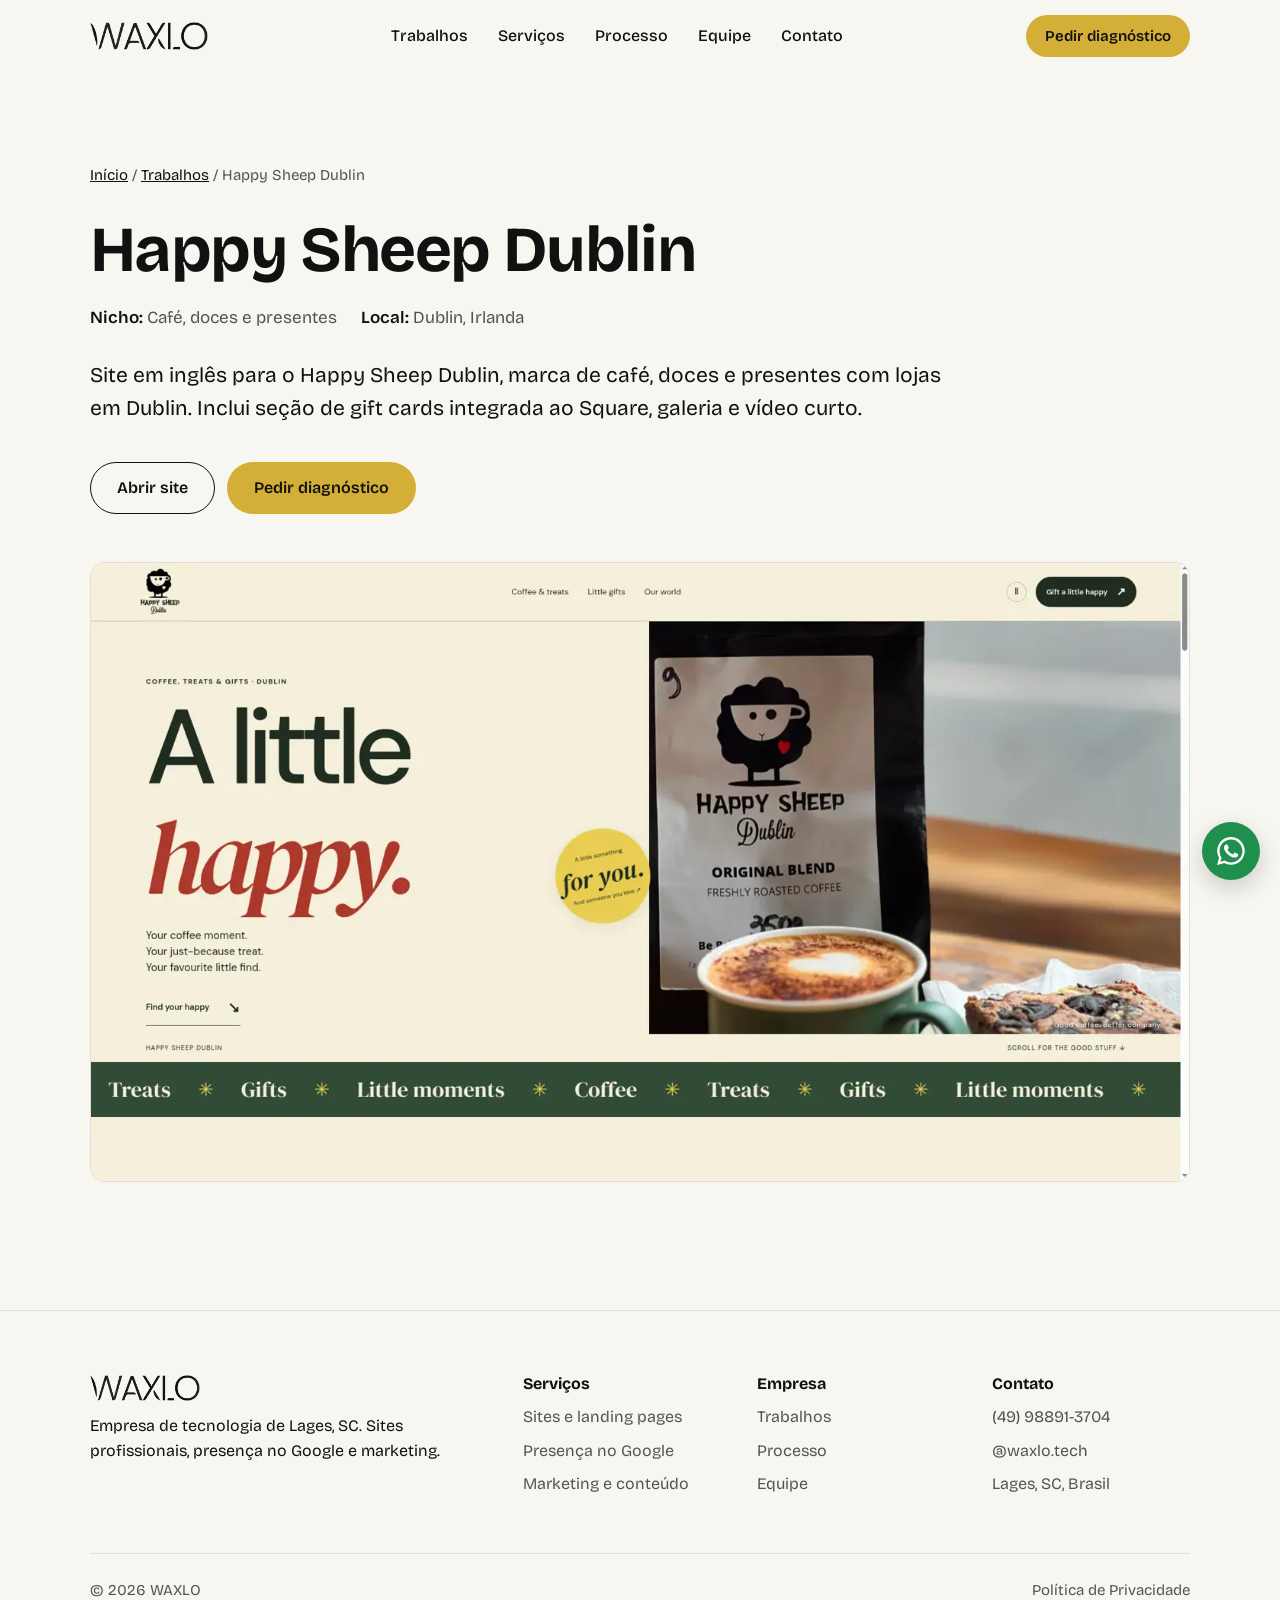
<file: trabalhos/happy-sheep/index.html>
<!doctype html>
<html lang="pt-BR">
<head>
<meta charset="utf-8">
<meta name="viewport" content="width=device-width, initial-scale=1">
<title>Happy Sheep Dublin | Trabalhos WAXLO</title>
<meta name="description" content="Site em inglês para o Happy Sheep Dublin, marca de café, doces e presentes com lojas em Dublin. Inclui seção de gift cards integrada ao Square, galeria e vídeo curto.">
<link rel="canonical" href="https://www.waxlo.com.br/trabalhos/happy-sheep/">
<meta name="theme-color" content="#F8F6F1">
<meta name="robots" content="index, follow">
<meta property="og:type" content="website">
<meta property="og:locale" content="pt_BR">
<meta property="og:site_name" content="WAXLO">
<meta property="og:url" content="https://www.waxlo.com.br/trabalhos/happy-sheep/">
<meta property="og:title" content="Happy Sheep Dublin | Trabalhos WAXLO">
<meta property="og:description" content="Site em inglês para o Happy Sheep Dublin, marca de café, doces e presentes com lojas em Dublin. Inclui seção de gift cards integrada ao Square, galeria e vídeo curto.">
<meta property="og:image" content="https://www.waxlo.com.br/assets/og-image.jpg">
<meta property="og:image:width" content="1200">
<meta property="og:image:height" content="630">
<meta property="og:image:alt" content="WAXLO, criação de sites profissionais em Lages, SC">
<meta name="twitter:card" content="summary_large_image">
<link rel="icon" type="image/svg+xml" href="/assets/favicon.svg">
<link rel="icon" type="image/png" sizes="32x32" href="/assets/favicon-32.png">
<link rel="apple-touch-icon" href="/assets/apple-touch-icon.png">
<link rel="preload" href="/fonts/bricolage-grotesque-latin.woff2" as="font" type="font/woff2" crossorigin>
<style>@font-face {
font-family: "Bricolage Grotesque";
src: url("/fonts/bricolage-grotesque-latin.woff2") format("woff2");
font-weight: 200 800;
font-style: normal;
font-display: swap;
unicode-range: U+0000-00FF, U+0131, U+0152-0153, U+02BB-02BC, U+02C6, U+02DA, U+02DC, U+0304, U+0308, U+0329, U+2000-206F, U+20AC, U+2122, U+2191, U+2193, U+2212, U+2215, U+FEFF, U+FFFD;
}
:root {
--bg: #F8F6F1;
--surface: #FFFFFF;
--line: #E2DFD6;
--ink: #111111;
--muted: #55554F;
--gold: #D4AF37;
--gold-h: #C29F2C;
--dark: #0B0B0B;
--font: "Bricolage Grotesque", ui-sans-serif, system-ui, -apple-system, "Segoe UI", Roboto, Arial, sans-serif;
--wrap: 1180px;
--gutter: clamp(20px, 5vw, 40px);
--radius: 14px;
--space: clamp(72px, 10vw, 128px);
}
*, *::before, *::after { box-sizing: border-box; }
html { -webkit-text-size-adjust: 100%; scroll-padding-top: 84px; }
@media (prefers-reduced-motion: no-preference) { html { scroll-behavior: smooth; } }
body {
margin: 0;
background: var(--bg);
color: var(--ink);
font-family: var(--font);
font-size: 17px;
line-height: 1.6;
-webkit-font-smoothing: antialiased;
text-rendering: optimizeLegibility;
}
img, video, iframe { display: block; max-width: 100%; }
img { height: auto; }
a { color: inherit; }
h1, h2, h3 { font-weight: 700; line-height: 1.08; letter-spacing: -0.025em; margin: 0; font-style: normal; text-wrap: balance; }
p { margin: 0; }
ul, ol { margin: 0; padding: 0; list-style: none; }
button, input, select, textarea { font: inherit; color: inherit; }
:focus-visible { outline: 3px solid var(--ink); outline-offset: 3px; border-radius: 4px; }
.skip { position: absolute; left: 12px; top: -60px; z-index: 100; background: var(--ink); color: var(--bg); padding: 10px 16px; border-radius: 8px; text-decoration: none; }
.skip:focus { top: 12px; }
.sr-only { position: absolute; width: 1px; height: 1px; overflow: hidden; clip: rect(0 0 0 0); white-space: nowrap; }
.wrap { width: 100%; max-width: var(--wrap); margin: 0 auto; padding: 0 var(--gutter); }
.section { padding: var(--space) 0; }
.section--white { background: var(--surface); }
.section--dark { background: var(--dark); color: var(--bg); }
.h2 { font-size: clamp(32px, 4.6vw, 54px); max-width: 18ch; }
.lead { font-size: clamp(18px, 1.6vw, 20px); color: var(--muted); max-width: 56ch; }
.section--dark .lead { color: #C9C6BD; }
.head { display: grid; gap: 18px; margin-bottom: clamp(40px, 5vw, 64px); }
.btn { display: inline-flex; align-items: center; justify-content: center; gap: 10px; min-height: 52px; padding: 0 26px; border-radius: 999px; font-weight: 600; font-size: 16px; text-decoration: none; border: 1.5px solid transparent; cursor: pointer; transition: background-color .2s, color .2s, border-color .2s, transform .2s; }
.btn--gold { background: var(--gold); color: var(--ink); }
.btn--gold:hover { background: var(--gold-h); }
.btn--line { border-color: var(--ink); color: var(--ink); background: transparent; }
.btn--line:hover { background: var(--ink); color: var(--bg); }
.btn--sm { min-height: 42px; padding: 0 18px; font-size: 15px; }
.link { font-weight: 600; text-decoration: underline; text-decoration-thickness: 1.5px; text-underline-offset: 5px; }
.link:hover { text-decoration-color: var(--gold); }
.top { position: sticky; top: 0; z-index: 40; background: rgba(248, 246, 241, .92); backdrop-filter: blur(10px); -webkit-backdrop-filter: blur(10px); border-bottom: 1px solid transparent; transition: border-color .2s; }
.top.is-scrolled { border-bottom-color: var(--line); }
.top__in { display: flex; align-items: center; justify-content: space-between; gap: 24px; height: 72px; }
.logo { display: block; flex-shrink: 0; }
.logo img { height: 28px; width: auto; }
.nav { display: none; gap: 30px; }
.nav a { text-decoration: none; font-size: 16px; font-weight: 500; padding: 6px 0; border-bottom: 1.5px solid transparent; }
.nav a:hover { border-bottom-color: var(--ink); }
.top__cta { display: none; }
.menu-btn { display: inline-flex; align-items: center; justify-content: center; width: 46px; height: 46px; border-radius: 999px; border: 1.5px solid var(--line); background: var(--surface); cursor: pointer; }
.menu-btn span, .menu-btn span::before, .menu-btn span::after { display: block; width: 18px; height: 2px; background: var(--ink); position: relative; transition: transform .2s; }
.menu-btn span::before, .menu-btn span::after { content: ""; position: absolute; left: 0; }
.menu-btn span::before { top: -6px; }
.menu-btn span::after { top: 6px; }
.menu-btn[aria-expanded="true"] span { background: transparent; }
.menu-btn[aria-expanded="true"] span::before { transform: translateY(6px) rotate(45deg); }
.menu-btn[aria-expanded="true"] span::after { transform: translateY(-6px) rotate(-45deg); }
.mnav { position: fixed; inset: 72px 0 0 0; z-index: 39; background: var(--bg); padding: 24px var(--gutter) 40px; display: flex; flex-direction: column; gap: 6px; overflow-y: auto; }
.mnav[hidden] { display: none; }
.mnav a:not(.btn) { font-size: 28px; font-weight: 600; text-decoration: none; padding: 10px 0; border-bottom: 1px solid var(--line); }
.mnav .btn { margin-top: 24px; }
@media (min-width: 960px) {
.nav, .top__cta { display: flex; }
.menu-btn, .mnav { display: none !important; }
}
.hero { padding: clamp(56px, 9vw, 120px) 0 clamp(48px, 7vw, 96px); }
.hero h1 { font-size: clamp(40px, 7.2vw, 88px); max-width: 15ch; letter-spacing: -0.035em; }
.hero__sub { margin-top: 28px; font-size: clamp(18px, 1.8vw, 21px); color: var(--muted); max-width: 60ch; }
.hero__cta { margin-top: 36px; display: flex; flex-wrap: wrap; gap: 12px; }
.hero__grid { display: grid; gap: 40px; align-items: center; }
.hero__media { position: relative; aspect-ratio: 16 / 9; background: var(--bg); overflow: hidden; }
.hero__media video, .hero__media img { position: absolute; inset: 0; width: 100%; height: 100%; object-fit: cover; }
.hero__media video, .hero__media img {
-webkit-mask-image: linear-gradient(to right, transparent, #000 8%, #000 92%, transparent), linear-gradient(to bottom, transparent, #000 8%, #000 92%, transparent);
-webkit-mask-composite: source-in;
mask-image: linear-gradient(to right, transparent, #000 8%, #000 92%, transparent), linear-gradient(to bottom, transparent, #000 8%, #000 92%, transparent);
mask-composite: intersect;
}
.hero__media video { opacity: 0; transition: opacity .6s ease; }
.hero__media video, .hero__media img { filter: brightness(1.06) contrast(1.08); mix-blend-mode: multiply; }
.hero__media video.is-on { opacity: 1; }
.hero__pause { position: absolute; right: 10px; bottom: 10px; width: 38px; height: 38px; border-radius: 999px; border: 1.5px solid var(--line); background: rgba(248, 246, 241, .9); color: var(--ink); cursor: pointer; display: inline-flex; align-items: center; justify-content: center; }
.hero__pause[hidden] { display: none; }
.hero__pause svg { width: 14px; height: 14px; }
@media (max-width: 767px) {
.hero__media--nostatic { display: none; }
.hero__media { aspect-ratio: 4 / 3; width: 72%; margin: -8px 0 0 auto; }
.hero__media img { object-position: 88% 50%; }
}
@media (min-width: 1024px) {
.hero__grid { grid-template-columns: minmax(0, 1fr) minmax(0, 1fr); gap: 24px; }
.hero h1 { font-size: clamp(44px, 4.3vw, 62px); max-width: 16ch; }
.hero { padding-top: clamp(48px, 6vw, 88px); }
}
html.intro::after { content: ""; position: fixed; inset: 0; z-index: 90; background: var(--bg); animation: introSafety 0s linear 2.5s forwards; }
html.intro.intro-ready::after { display: none; }
@keyframes introSafety { to { visibility: hidden; } }
html.intro .logo img { opacity: 0; }
.logo img { transition: opacity .6s ease; }
.intro-ov { position: fixed; inset: 0; z-index: 100; background: var(--bg); display: flex; align-items: center; justify-content: center; transition: opacity .6s ease; cursor: pointer; }
.intro-ov.is-out { opacity: 0; pointer-events: none; }
.intro-ov.is-flying { transition: opacity .45s ease .35s; }
.intro-ov.is-flying .intro-ov__skip { visibility: hidden; }
.intro-ov__box { position: relative; width: min(100vw, calc(100vh * 16 / 9)); aspect-ratio: 16 / 9; container-type: size; }
.intro-ov__box video { position: absolute; inset: 0; width: 100%; height: 100%; object-fit: contain; }
.intro-ov__logo { position: absolute; left: 50%; top: 50%; width: 44%; height: auto; transform: translate(-50%, calc(-50% - 0.556cqh)); opacity: 0; transition: opacity .3s linear; }
.intro-ov__logo.is-on { opacity: 1; }
.intro-ov__skip { position: absolute; top: 18px; right: 18px; z-index: 2; min-height: 44px; padding: 0 18px; border-radius: 999px; border: 1px solid var(--line); background: rgba(248, 246, 241, .85); color: var(--ink); font-weight: 500; font-size: 16px; cursor: pointer; transition: border-color .2s; }
.intro-ov__skip:hover { border-color: var(--ink); }
.intro-fly { position: fixed; z-index: 101; margin: 0; transform-origin: 0 0; pointer-events: none; }
.intro-ov--css .intro-ov__line { position: absolute; left: 0; top: calc(50% + 48px); width: 100%; height: 1px; background: var(--gold); transform: scaleX(0); transform-origin: left; animation: introLine .7s cubic-bezier(.6, 0, .2, 1) forwards; }
.intro-ov--css .intro-ov__mark { position: relative; width: min(64vw, 280px); height: auto; opacity: 0; animation: introFade .45s ease .55s forwards; }
@keyframes introLine { to { transform: scaleX(1); } }
@keyframes introFade { to { opacity: 1; } }
.proof { border-top: 1px solid var(--line); border-bottom: 1px solid var(--line); background: var(--surface); }
.proof p { padding: 22px 0; font-size: clamp(18px, 2vw, 22px); font-weight: 600; letter-spacing: -0.01em; }
.problem__grid { display: grid; gap: 40px; }
.problem__list li { font-size: clamp(20px, 2.3vw, 27px); font-weight: 600; line-height: 1.3; padding: 22px 0; border-top: 1px solid var(--line); letter-spacing: -0.015em; }
.problem__list li:last-child { border-bottom: 1px solid var(--line); }
.problem__foot { margin-top: 32px; display: flex; flex-wrap: wrap; align-items: center; gap: 12px 28px; }
.problem__foot p { color: var(--muted); font-size: 16px; }
@media (min-width: 960px) { .problem__grid { grid-template-columns: 5fr 7fr; gap: 64px; } }
.diff { display: grid; gap: 1px; background: var(--line); border: 1px solid var(--line); border-radius: var(--radius); overflow: hidden; }
.diff li { background: var(--surface); padding: clamp(28px, 3vw, 40px); font-size: clamp(19px, 1.8vw, 22px); font-weight: 600; line-height: 1.35; letter-spacing: -0.01em; }
@media (min-width: 860px) { .diff { grid-template-columns: repeat(3, 1fr); } }
.filters { display: flex; flex-wrap: wrap; gap: 8px; margin-bottom: 28px; }
.chip { min-height: 42px; padding: 0 18px; border-radius: 999px; border: 1.5px solid var(--line); background: var(--surface); cursor: pointer; font-size: 15px; font-weight: 500; }
.chip[aria-pressed="true"] { background: var(--ink); border-color: var(--ink); color: var(--bg); }
.cases { display: grid; gap: 28px; }
@media (min-width: 760px) { .cases { grid-template-columns: repeat(2, 1fr); } .case--destaque { grid-column: 1 / -1; } }
.case { background: var(--surface); border: 1px solid var(--line); border-radius: var(--radius); overflow: hidden; display: flex; flex-direction: column; }
.case[hidden] { display: none; }
.case__media { position: relative; aspect-ratio: 16 / 9; background: #ECE9E1; overflow: hidden; }
.case__media img, .case__media video { position: absolute; inset: 0; width: 100%; height: 100%; object-fit: cover; object-position: top center; }
.case__media video { opacity: 0; transition: opacity .3s; }
.case__media video.is-on { opacity: 1; }
.case__pause { position: absolute; right: 12px; bottom: 12px; width: 40px; height: 40px; border-radius: 999px; border: 0; background: rgba(11, 11, 11, .78); color: #fff; cursor: pointer; display: inline-flex; align-items: center; justify-content: center; }
.case__pause svg { width: 16px; height: 16px; }
.case__body { padding: clamp(22px, 2.6vw, 32px); display: grid; gap: 10px; flex: 1; align-content: start; }
.case__tag { justify-self: start; font-size: 14px; font-weight: 600; padding: 4px 12px; border-radius: 999px; background: var(--ink); color: var(--bg); }
.case h3 { font-size: clamp(24px, 2.4vw, 30px); }
.case h3 a { text-decoration: none; }
.case h3 a:hover { text-decoration: underline; text-underline-offset: 5px; }
.case__meta { color: var(--muted); font-size: 16px; }
.case__frase { font-size: 18px; }
.case__logo { height: 40px; width: auto; }
.case__actions { display: flex; flex-wrap: wrap; gap: 10px 20px; align-items: center; margin-top: 10px; }
.case__actions button { background: none; border: 0; padding: 0; cursor: pointer; }
.work__after { margin-top: 36px; font-size: 18px; }
.viewer { width: min(1180px, calc(100vw - 24px)); max-width: none; max-height: calc(100vh - 24px); padding: 0; border: 0; border-radius: var(--radius); background: var(--surface); color: var(--ink); }
.viewer::backdrop { background: rgba(11, 11, 11, .7); }
.viewer__bar { display: flex; align-items: center; gap: 12px; padding: 12px 14px; border-bottom: 1px solid var(--line); flex-wrap: wrap; }
.viewer__dots { display: flex; gap: 6px; }
.viewer__dots i { width: 11px; height: 11px; border-radius: 50%; background: var(--line); }
.viewer__url { flex: 1; min-width: 140px; font-size: 15px; color: var(--muted); background: var(--bg); border-radius: 999px; padding: 6px 14px; white-space: nowrap; overflow: hidden; text-overflow: ellipsis; }
.viewer__modes { display: inline-flex; border: 1.5px solid var(--line); border-radius: 999px; padding: 3px; }
.viewer__modes button { border: 0; background: none; border-radius: 999px; padding: 6px 14px; cursor: pointer; font-size: 15px; }
.viewer__modes button[aria-pressed="true"] { background: var(--ink); color: var(--bg); }
.viewer__close { width: 40px; height: 40px; border-radius: 999px; border: 1.5px solid var(--line); background: none; cursor: pointer; font-size: 22px; line-height: 1; }
.viewer__stage { background: #ECE9E1; display: flex; justify-content: center; height: min(72vh, 760px); }
.viewer__stage iframe { width: 100%; height: 100%; border: 0; background: #fff; transition: width .25s; }
.viewer[data-mode="mobile"] .viewer__stage iframe { width: 390px; max-width: 100%; border-left: 1px solid var(--line); border-right: 1px solid var(--line); }
.viewer__foot { padding: 12px 16px; font-size: 15px; color: var(--muted); display: flex; flex-wrap: wrap; gap: 8px 20px; justify-content: space-between; }
.svc { display: grid; }
.svc li { display: grid; gap: 10px; padding: 30px 0; border-top: 1px solid var(--line); }
.svc li:last-child { border-bottom: 1px solid var(--line); }
.svc h3 { font-size: clamp(24px, 2.6vw, 32px); }
.svc p { color: var(--muted); max-width: 62ch; font-size: 18px; }
@media (min-width: 860px) { .svc li { grid-template-columns: 5fr 7fr; gap: 40px; align-items: baseline; } }
.pack { margin-top: 56px; background: var(--dark); color: var(--bg); border-radius: calc(var(--radius) + 6px); padding: clamp(32px, 5vw, 56px); display: grid; gap: 32px; }
.pack h3 { font-size: clamp(28px, 3.4vw, 42px); }
.pack p { color: #C9C6BD; margin-top: 12px; font-size: 18px; }
.pack ul { display: grid; gap: 12px; }
.pack li { display: flex; gap: 12px; align-items: center; font-size: 18px; }
.pack li::before { content: ""; width: 18px; height: 10px; border-left: 2px solid var(--gold); border-bottom: 2px solid var(--gold); transform: rotate(-45deg) translateY(-3px); flex-shrink: 0; }
.pack .btn { justify-self: start; }
@media (min-width: 860px) { .pack { grid-template-columns: 1fr 1fr; align-items: center; } }
.soon { border-top: 1px solid var(--line); border-bottom: 1px solid var(--line); padding: 28px 0; }
.soon .wrap { display: flex; flex-wrap: wrap; gap: 12px 28px; align-items: center; justify-content: space-between; }
.soon p { font-size: 18px; max-width: 60ch; }
.steps { display: grid; gap: 1px; background: #262626; border: 1px solid #262626; border-radius: var(--radius); overflow: hidden; counter-reset: s; }
.steps li { background: var(--dark); padding: clamp(28px, 3vw, 36px); display: grid; gap: 12px; align-content: start; }
.steps .n { font-size: 40px; font-weight: 700; color: var(--gold); line-height: 1; }
.steps h3 { font-size: 22px; }
.steps p { color: #C9C6BD; font-size: 17px; }
@media (min-width: 700px) { .steps { grid-template-columns: repeat(2, 1fr); } }
@media (min-width: 1080px) { .steps { grid-template-columns: repeat(4, 1fr); } }
.team { display: grid; gap: 28px; }
.team li { border-top: 2px solid var(--ink); padding-top: 22px; display: grid; gap: 8px; align-content: start; }
.team img { width: 100%; aspect-ratio: 4 / 5; object-fit: cover; border-radius: var(--radius); margin-bottom: 14px; }
.team h3 { font-size: 24px; }
.team .role { font-weight: 600; }
.team p:not(.role) { color: var(--muted); }
@media (min-width: 760px) { .team { grid-template-columns: repeat(3, 1fr); } }
.faq { max-width: 820px; }
.faq details { border-top: 1px solid var(--line); }
.faq details:last-child { border-bottom: 1px solid var(--line); }
.faq summary { list-style: none; cursor: pointer; display: flex; justify-content: space-between; align-items: center; gap: 20px; padding: 24px 0; font-size: clamp(19px, 1.9vw, 22px); font-weight: 600; }
.faq summary::-webkit-details-marker { display: none; }
.faq summary::after { content: "+"; font-size: 28px; font-weight: 400; line-height: 1; transition: transform .2s; }
.faq details[open] summary::after { transform: rotate(45deg); }
.faq details p { padding: 0 0 26px; color: var(--muted); max-width: 66ch; }
.contact__grid { display: grid; gap: 48px; }
@media (min-width: 960px) { .contact__grid { grid-template-columns: 5fr 6fr; gap: 72px; } }
.contact__alt { margin-top: 28px; display: grid; gap: 8px; font-size: 18px; }
.contact__alt a { color: var(--bg); }
.form { background: var(--surface); color: var(--ink); border-radius: calc(var(--radius) + 4px); padding: clamp(24px, 3.4vw, 40px); display: grid; gap: 22px; }
.form h3 { font-size: 26px; }
.field { display: grid; gap: 8px; border: 0; margin: 0; padding: 0; min-width: 0; }
.field > label, .field legend { font-weight: 600; font-size: 16px; padding: 0; margin-bottom: 8px; }
.field input[type="text"], .field textarea { width: 100%; min-height: 50px; padding: 12px 14px; border: 1.5px solid var(--line); border-radius: 10px; background: var(--bg); }
.field textarea { min-height: 96px; resize: vertical; }
.field input:focus-visible, .field textarea:focus-visible { outline: 3px solid var(--ink); outline-offset: 1px; }
.opts { display: flex; flex-wrap: wrap; gap: 8px; }
.opt { position: relative; }
.opt input { position: absolute; opacity: 0; inset: 0; margin: 0; cursor: pointer; }
.opt span { display: inline-flex; align-items: center; min-height: 42px; padding: 0 16px; border: 1.5px solid var(--line); border-radius: 999px; font-size: 15px; background: var(--bg); }
.opt input:checked + span { background: var(--ink); border-color: var(--ink); color: var(--bg); }
.opt input:focus-visible + span { outline: 3px solid var(--ink); outline-offset: 2px; }
.consent { display: flex; gap: 12px; align-items: flex-start; font-size: 15px; color: var(--muted); }
.consent input { width: 20px; height: 20px; margin: 2px 0 0; flex-shrink: 0; accent-color: var(--ink); }
.consent a { color: var(--ink); }
.form__err { color: #A1261B; font-size: 15px; font-weight: 600; }
.form__err:empty { display: none; }
.form .btn { width: 100%; }
.foot { padding: 64px 0 36px; border-top: 1px solid var(--line); font-size: 16px; }
.foot__grid { display: grid; gap: 36px; grid-template-columns: repeat(2, 1fr); }
.foot__brand { grid-column: 1 / -1; display: grid; gap: 12px; align-content: start; }
.foot__brand img { height: 26px; width: auto; }
.foot h2 { font-size: 16px; letter-spacing: 0; margin-bottom: 12px; }
.foot li { margin-bottom: 8px; color: var(--muted); }
.foot a { text-decoration: none; }
.foot a:hover { text-decoration: underline; text-underline-offset: 4px; }
.foot__legal { margin-top: 48px; padding-top: 24px; border-top: 1px solid var(--line); display: flex; flex-wrap: wrap; justify-content: space-between; gap: 8px 24px; color: var(--muted); font-size: 15px; }
@media (min-width: 860px) { .foot__grid { grid-template-columns: 2fr 1fr 1fr 1fr; } .foot__brand { grid-column: auto; } }
.wpp { position: fixed; right: 20px; bottom: 20px; z-index: 30; width: 58px; height: 58px; border-radius: 999px; background: #1F8F4E; color: #fff; display: inline-flex; align-items: center; justify-content: center; box-shadow: 0 8px 24px rgba(0, 0, 0, .18); }
.wpp svg { width: 28px; height: 28px; }
.page { padding: clamp(48px, 7vw, 96px) 0 var(--space); }
.page h1 { font-size: clamp(36px, 5.6vw, 64px); max-width: 18ch; }
.crumbs { font-size: 15px; color: var(--muted); margin-bottom: 28px; }
.crumbs a { color: var(--ink); }
.case-meta { display: flex; flex-wrap: wrap; gap: 8px 24px; margin-top: 20px; color: var(--muted); font-size: 17px; }
.case-meta strong { color: var(--ink); font-weight: 600; }
.case-desc { margin-top: 28px; font-size: clamp(18px, 1.8vw, 21px); max-width: 62ch; }
.shots { margin-top: 48px; display: grid; gap: 24px; }
.shots img { border-radius: var(--radius); border: 1px solid var(--line); width: 100%; }
.prose { max-width: 72ch; }
.prose h2 { font-size: clamp(22px, 2.4vw, 28px); margin: 44px 0 14px; }
.prose p, .prose li { color: #2C2C29; margin-bottom: 12px; }
.prose ul { list-style: disc; padding-left: 22px; }
@media (prefers-reduced-motion: no-preference) {
.js .rv { opacity: 0; transform: translateY(18px); transition: opacity .6s ease, transform .6s ease; }
.js .rv.in { opacity: 1; transform: none; }
}</style>
<script>document.documentElement.classList.add("js")</script>

<script type="application/ld+json">{"@context":"https://schema.org","@graph":[{"@type":"CreativeWork","name":"Site Happy Sheep Dublin","description":"Site em inglês para o Happy Sheep Dublin, marca de café, doces e presentes com lojas em Dublin. Inclui seção de gift cards integrada ao Square, galeria e vídeo curto.","url":"https://www.waxlo.com.br/trabalhos/happy-sheep/","inLanguage":"en","genre":"Café, doces e presentes","creator":{"@type":"Organization","@id":"https://www.waxlo.com.br/#org","name":"WAXLO","url":"https://www.waxlo.com.br/"},"about":{"@type":"LocalBusiness","name":"Happy Sheep Dublin","address":{"@type":"PostalAddress","addressLocality":"Dublin","addressCountry":"IE"},"url":"https://happysheep-sage.vercel.app"},"image":["https://www.waxlo.com.br/assets/trabalhos/happy-sheep/tela-1.webp"]},{"@type":"BreadcrumbList","itemListElement":[{"@type":"ListItem","position":1,"name":"Início","item":"https://www.waxlo.com.br/"},{"@type":"ListItem","position":2,"name":"Trabalhos","item":"https://www.waxlo.com.br/#trabalhos"},{"@type":"ListItem","position":3,"name":"Happy Sheep Dublin","item":"https://www.waxlo.com.br/trabalhos/happy-sheep/"}]}]}</script>
<script src="/assets/site.js" defer></script>
</head>
<body>
<a class="skip" href="#conteudo">Pular para o conteúdo</a>
<header class="top">
  <div class="wrap top__in">
    <a class="logo" href="/" aria-label="WAXLO, página inicial"><img src="/assets/escritaWaxlo-alpha-dark.png" alt="WAXLO" width="118" height="28"></a>
    <nav class="nav" aria-label="Principal"><a href="/#trabalhos">Trabalhos</a><a href="/#servicos">Serviços</a><a href="/#processo">Processo</a><a href="/#equipe">Equipe</a><a href="/#contato">Contato</a></nav>
    <a class="btn btn--gold btn--sm top__cta" href="/#contato">Pedir diagnóstico</a>
    <button class="menu-btn" type="button" aria-expanded="false" aria-controls="mnav" aria-label="Abrir menu"><span></span></button>
  </div>
</header>
<nav id="mnav" class="mnav" aria-label="Menu" hidden><a href="/#trabalhos">Trabalhos</a><a href="/#servicos">Serviços</a><a href="/#processo">Processo</a><a href="/#equipe">Equipe</a><a href="/#contato">Contato</a><a class="btn btn--gold" href="/#contato">Pedir diagnóstico</a></nav>
<main id="conteudo">
<article class="page"><div class="wrap">
  <nav class="crumbs" aria-label="Trilha"><a href="/">Início</a> / <a href="/#trabalhos">Trabalhos</a> / Happy Sheep Dublin</nav>
  <h1>Happy Sheep Dublin</h1>
  <div class="case-meta"><span><strong>Nicho:</strong> Café, doces e presentes</span><span><strong>Local:</strong> Dublin, Irlanda</span></div>
  <p class="case-desc">Site em inglês para o Happy Sheep Dublin, marca de café, doces e presentes com lojas em Dublin. Inclui seção de gift cards integrada ao Square, galeria e vídeo curto.</p>
  
  <div class="hero__cta"><a class="btn btn--line" href="https://happysheep-sage.vercel.app" target="_blank" rel="noopener">Abrir site</a><a class="btn btn--gold" href="/#contato">Pedir diagnóstico</a></div>
  <div class="shots"><img src="/assets/trabalhos/happy-sheep/tela-1.webp" alt="Tela 1 do site Happy Sheep Dublin" width="1440" height="810" fetchpriority="high"></div>
</div></article>
</main>
<footer class="foot">
  <div class="wrap">
    <div class="foot__grid">
      <div class="foot__brand">
        <img src="/assets/escritaWaxlo-alpha-dark.png" alt="WAXLO" width="110" height="26" loading="lazy">
        <p>Empresa de tecnologia de Lages, SC. Sites profissionais, presença no Google e marketing.</p>
      </div>
      <div>
        <h2>Serviços</h2>
        <ul><li><a href="/#servicos">Sites e landing pages</a></li><li><a href="/#servicos">Presença no Google</a></li><li><a href="/#servicos">Marketing e conteúdo</a></li></ul>
      </div>
      <div>
        <h2>Empresa</h2>
        <ul><li><a href="/#trabalhos">Trabalhos</a></li><li><a href="/#processo">Processo</a></li><li><a href="/#equipe">Equipe</a></li></ul>
      </div>
      <div>
        <h2>Contato</h2>
        <ul><li><a href="https://wa.me/5549988913704" target="_blank" rel="noopener">(49) 98891-3704</a></li><li><a href="https://www.instagram.com/waxlo.tech/" target="_blank" rel="noopener">@waxlo.tech</a></li><li>Lages, SC, Brasil</li></ul>
      </div>
    </div>
    <div class="foot__legal">
      <p>© 2026 WAXLO</p>
      <a href="/politica-de-privacidade/">Política de Privacidade</a>
    </div>
  </div>
</footer>
<a class="wpp" href="https://wa.me/5549988913704" target="_blank" rel="noopener" aria-label="Falar com a WAXLO no WhatsApp"><svg viewBox="0 0 24 24" aria-hidden="true"><path fill="currentColor" d="M17.5 14.4c-.3-.1-1.8-.9-2-1-.3-.1-.5-.1-.7.1-.2.3-.8 1-.9 1.2-.2.2-.3.2-.6.1-.3-.1-1.3-.5-2.4-1.5-.9-.8-1.5-1.8-1.7-2.1-.2-.3 0-.5.1-.6l.4-.5c.1-.2.2-.3.3-.5.1-.2 0-.4 0-.5l-.9-2.2c-.2-.6-.5-.5-.7-.5h-.6c-.2 0-.5.1-.8.4-.3.3-1 1-1 2.5s1.1 2.9 1.2 3.1c.1.2 2.1 3.2 5.1 4.5.7.3 1.3.5 1.7.6.7.2 1.4.2 1.9.1.6-.1 1.8-.7 2-1.4.2-.7.2-1.3.2-1.4-.1-.1-.3-.2-.6-.4zM12 21.8c-1.8 0-3.5-.5-5-1.4l-.4-.2-3.7 1 1-3.6-.2-.4c-1-1.6-1.5-3.4-1.5-5.2 0-5.4 4.4-9.8 9.8-9.8 2.6 0 5.1 1 6.9 2.9 1.8 1.8 2.9 4.3 2.9 6.9 0 5.4-4.4 9.8-9.8 9.8zm8.4-18.2C18.1 1.3 15.2.1 12 .1 5.5.1.2 5.4.2 11.9c0 2.1.5 4.1 1.6 5.9L.1 24l6.3-1.7c1.7.9 3.7 1.4 5.6 1.4 6.5 0 11.8-5.3 11.8-11.8 0-3.2-1.2-6.1-3.4-8.3z"/></svg></a>
</body>
</html>
</file>
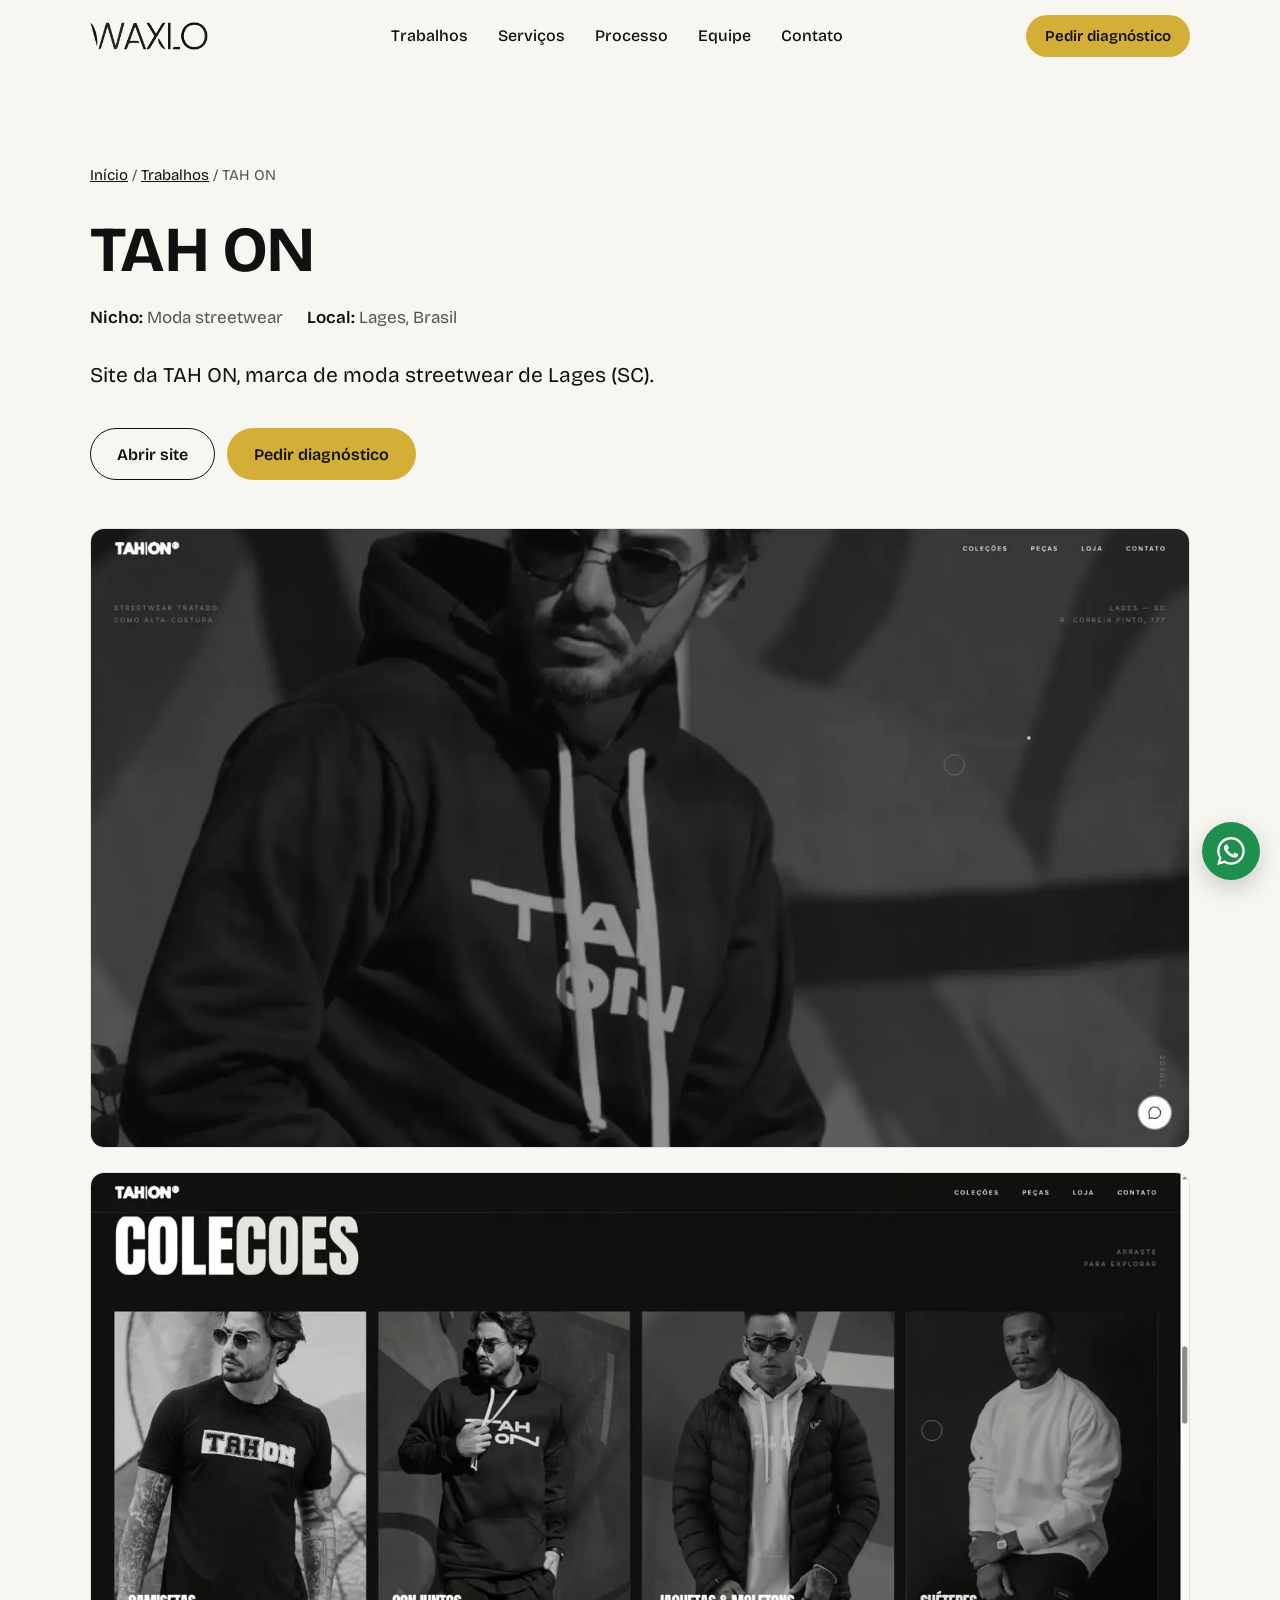
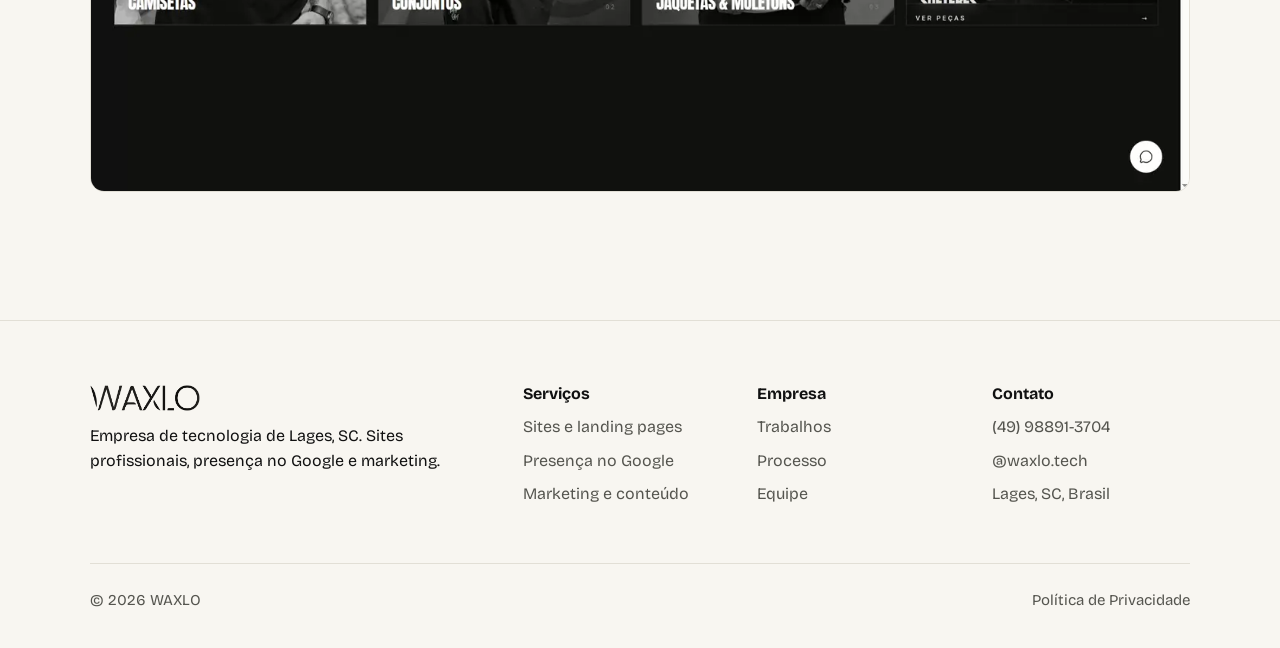
<file: trabalhos/tahon/index.html>
<!doctype html>
<html lang="pt-BR">
<head>
<meta charset="utf-8">
<meta name="viewport" content="width=device-width, initial-scale=1">
<title>TAH ON | Trabalhos WAXLO</title>
<meta name="description" content="Site da TAH ON, marca de moda streetwear de Lages (SC).">
<link rel="canonical" href="https://www.waxlo.com.br/trabalhos/tahon/">
<meta name="theme-color" content="#F8F6F1">
<meta name="robots" content="index, follow">
<meta property="og:type" content="website">
<meta property="og:locale" content="pt_BR">
<meta property="og:site_name" content="WAXLO">
<meta property="og:url" content="https://www.waxlo.com.br/trabalhos/tahon/">
<meta property="og:title" content="TAH ON | Trabalhos WAXLO">
<meta property="og:description" content="Site da TAH ON, marca de moda streetwear de Lages (SC).">
<meta property="og:image" content="https://www.waxlo.com.br/assets/og-image.jpg">
<meta property="og:image:width" content="1200">
<meta property="og:image:height" content="630">
<meta property="og:image:alt" content="WAXLO, criação de sites profissionais em Lages, SC">
<meta name="twitter:card" content="summary_large_image">
<link rel="icon" type="image/svg+xml" href="/assets/favicon.svg">
<link rel="icon" type="image/png" sizes="32x32" href="/assets/favicon-32.png">
<link rel="apple-touch-icon" href="/assets/apple-touch-icon.png">
<link rel="preload" href="/fonts/bricolage-grotesque-latin.woff2" as="font" type="font/woff2" crossorigin>
<style>@font-face {
font-family: "Bricolage Grotesque";
src: url("/fonts/bricolage-grotesque-latin.woff2") format("woff2");
font-weight: 200 800;
font-style: normal;
font-display: swap;
unicode-range: U+0000-00FF, U+0131, U+0152-0153, U+02BB-02BC, U+02C6, U+02DA, U+02DC, U+0304, U+0308, U+0329, U+2000-206F, U+20AC, U+2122, U+2191, U+2193, U+2212, U+2215, U+FEFF, U+FFFD;
}
:root {
--bg: #F8F6F1;
--surface: #FFFFFF;
--line: #E2DFD6;
--ink: #111111;
--muted: #55554F;
--gold: #D4AF37;
--gold-h: #C29F2C;
--dark: #0B0B0B;
--font: "Bricolage Grotesque", ui-sans-serif, system-ui, -apple-system, "Segoe UI", Roboto, Arial, sans-serif;
--wrap: 1180px;
--gutter: clamp(20px, 5vw, 40px);
--radius: 14px;
--space: clamp(72px, 10vw, 128px);
}
*, *::before, *::after { box-sizing: border-box; }
html { -webkit-text-size-adjust: 100%; scroll-padding-top: 84px; }
@media (prefers-reduced-motion: no-preference) { html { scroll-behavior: smooth; } }
body {
margin: 0;
background: var(--bg);
color: var(--ink);
font-family: var(--font);
font-size: 17px;
line-height: 1.6;
-webkit-font-smoothing: antialiased;
text-rendering: optimizeLegibility;
}
img, video, iframe { display: block; max-width: 100%; }
img { height: auto; }
a { color: inherit; }
h1, h2, h3 { font-weight: 700; line-height: 1.08; letter-spacing: -0.025em; margin: 0; font-style: normal; text-wrap: balance; }
p { margin: 0; }
ul, ol { margin: 0; padding: 0; list-style: none; }
button, input, select, textarea { font: inherit; color: inherit; }
:focus-visible { outline: 3px solid var(--ink); outline-offset: 3px; border-radius: 4px; }
.skip { position: absolute; left: 12px; top: -60px; z-index: 100; background: var(--ink); color: var(--bg); padding: 10px 16px; border-radius: 8px; text-decoration: none; }
.skip:focus { top: 12px; }
.sr-only { position: absolute; width: 1px; height: 1px; overflow: hidden; clip: rect(0 0 0 0); white-space: nowrap; }
.wrap { width: 100%; max-width: var(--wrap); margin: 0 auto; padding: 0 var(--gutter); }
.section { padding: var(--space) 0; }
.section--white { background: var(--surface); }
.section--dark { background: var(--dark); color: var(--bg); }
.h2 { font-size: clamp(32px, 4.6vw, 54px); max-width: 18ch; }
.lead { font-size: clamp(18px, 1.6vw, 20px); color: var(--muted); max-width: 56ch; }
.section--dark .lead { color: #C9C6BD; }
.head { display: grid; gap: 18px; margin-bottom: clamp(40px, 5vw, 64px); }
.btn { display: inline-flex; align-items: center; justify-content: center; gap: 10px; min-height: 52px; padding: 0 26px; border-radius: 999px; font-weight: 600; font-size: 16px; text-decoration: none; border: 1.5px solid transparent; cursor: pointer; transition: background-color .2s, color .2s, border-color .2s, transform .2s; }
.btn--gold { background: var(--gold); color: var(--ink); }
.btn--gold:hover { background: var(--gold-h); }
.btn--line { border-color: var(--ink); color: var(--ink); background: transparent; }
.btn--line:hover { background: var(--ink); color: var(--bg); }
.btn--sm { min-height: 42px; padding: 0 18px; font-size: 15px; }
.link { font-weight: 600; text-decoration: underline; text-decoration-thickness: 1.5px; text-underline-offset: 5px; }
.link:hover { text-decoration-color: var(--gold); }
.top { position: sticky; top: 0; z-index: 40; background: rgba(248, 246, 241, .92); backdrop-filter: blur(10px); -webkit-backdrop-filter: blur(10px); border-bottom: 1px solid transparent; transition: border-color .2s; }
.top.is-scrolled { border-bottom-color: var(--line); }
.top__in { display: flex; align-items: center; justify-content: space-between; gap: 24px; height: 72px; }
.logo { display: block; flex-shrink: 0; }
.logo img { height: 28px; width: auto; }
.nav { display: none; gap: 30px; }
.nav a { text-decoration: none; font-size: 16px; font-weight: 500; padding: 6px 0; border-bottom: 1.5px solid transparent; }
.nav a:hover { border-bottom-color: var(--ink); }
.top__cta { display: none; }
.menu-btn { display: inline-flex; align-items: center; justify-content: center; width: 46px; height: 46px; border-radius: 999px; border: 1.5px solid var(--line); background: var(--surface); cursor: pointer; }
.menu-btn span, .menu-btn span::before, .menu-btn span::after { display: block; width: 18px; height: 2px; background: var(--ink); position: relative; transition: transform .2s; }
.menu-btn span::before, .menu-btn span::after { content: ""; position: absolute; left: 0; }
.menu-btn span::before { top: -6px; }
.menu-btn span::after { top: 6px; }
.menu-btn[aria-expanded="true"] span { background: transparent; }
.menu-btn[aria-expanded="true"] span::before { transform: translateY(6px) rotate(45deg); }
.menu-btn[aria-expanded="true"] span::after { transform: translateY(-6px) rotate(-45deg); }
.mnav { position: fixed; inset: 72px 0 0 0; z-index: 39; background: var(--bg); padding: 24px var(--gutter) 40px; display: flex; flex-direction: column; gap: 6px; overflow-y: auto; }
.mnav[hidden] { display: none; }
.mnav a:not(.btn) { font-size: 28px; font-weight: 600; text-decoration: none; padding: 10px 0; border-bottom: 1px solid var(--line); }
.mnav .btn { margin-top: 24px; }
@media (min-width: 960px) {
.nav, .top__cta { display: flex; }
.menu-btn, .mnav { display: none !important; }
}
.hero { padding: clamp(56px, 9vw, 120px) 0 clamp(48px, 7vw, 96px); }
.hero h1 { font-size: clamp(40px, 7.2vw, 88px); max-width: 15ch; letter-spacing: -0.035em; }
.hero__sub { margin-top: 28px; font-size: clamp(18px, 1.8vw, 21px); color: var(--muted); max-width: 60ch; }
.hero__cta { margin-top: 36px; display: flex; flex-wrap: wrap; gap: 12px; }
.hero__grid { display: grid; gap: 40px; align-items: center; }
.hero__media { position: relative; aspect-ratio: 16 / 9; background: var(--bg); overflow: hidden; }
.hero__media video, .hero__media img { position: absolute; inset: 0; width: 100%; height: 100%; object-fit: cover; }
.hero__media video, .hero__media img {
-webkit-mask-image: linear-gradient(to right, transparent, #000 8%, #000 92%, transparent), linear-gradient(to bottom, transparent, #000 8%, #000 92%, transparent);
-webkit-mask-composite: source-in;
mask-image: linear-gradient(to right, transparent, #000 8%, #000 92%, transparent), linear-gradient(to bottom, transparent, #000 8%, #000 92%, transparent);
mask-composite: intersect;
}
.hero__media video { opacity: 0; transition: opacity .6s ease; }
.hero__media video, .hero__media img { filter: brightness(1.06) contrast(1.08); mix-blend-mode: multiply; }
.hero__media video.is-on { opacity: 1; }
.hero__pause { position: absolute; right: 10px; bottom: 10px; width: 38px; height: 38px; border-radius: 999px; border: 1.5px solid var(--line); background: rgba(248, 246, 241, .9); color: var(--ink); cursor: pointer; display: inline-flex; align-items: center; justify-content: center; }
.hero__pause[hidden] { display: none; }
.hero__pause svg { width: 14px; height: 14px; }
@media (max-width: 767px) {
.hero__media--nostatic { display: none; }
.hero__media { aspect-ratio: 4 / 3; width: 72%; margin: -8px 0 0 auto; }
.hero__media img { object-position: 88% 50%; }
}
@media (min-width: 1024px) {
.hero__grid { grid-template-columns: minmax(0, 1fr) minmax(0, 1fr); gap: 24px; }
.hero h1 { font-size: clamp(44px, 4.3vw, 62px); max-width: 16ch; }
.hero { padding-top: clamp(48px, 6vw, 88px); }
}
html.intro::after { content: ""; position: fixed; inset: 0; z-index: 90; background: var(--bg); animation: introSafety 0s linear 2.5s forwards; }
html.intro.intro-ready::after { display: none; }
@keyframes introSafety { to { visibility: hidden; } }
html.intro .logo img { opacity: 0; }
.logo img { transition: opacity .6s ease; }
.intro-ov { position: fixed; inset: 0; z-index: 100; background: var(--bg); display: flex; align-items: center; justify-content: center; transition: opacity .6s ease; cursor: pointer; }
.intro-ov.is-out { opacity: 0; pointer-events: none; }
.intro-ov.is-flying { transition: opacity .45s ease .35s; }
.intro-ov.is-flying .intro-ov__skip { visibility: hidden; }
.intro-ov__box { position: relative; width: min(100vw, calc(100vh * 16 / 9)); aspect-ratio: 16 / 9; container-type: size; }
.intro-ov__box video { position: absolute; inset: 0; width: 100%; height: 100%; object-fit: contain; }
.intro-ov__logo { position: absolute; left: 50%; top: 50%; width: 44%; height: auto; transform: translate(-50%, calc(-50% - 0.556cqh)); opacity: 0; transition: opacity .3s linear; }
.intro-ov__logo.is-on { opacity: 1; }
.intro-ov__skip { position: absolute; top: 18px; right: 18px; z-index: 2; min-height: 44px; padding: 0 18px; border-radius: 999px; border: 1px solid var(--line); background: rgba(248, 246, 241, .85); color: var(--ink); font-weight: 500; font-size: 16px; cursor: pointer; transition: border-color .2s; }
.intro-ov__skip:hover { border-color: var(--ink); }
.intro-fly { position: fixed; z-index: 101; margin: 0; transform-origin: 0 0; pointer-events: none; }
.intro-ov--css .intro-ov__line { position: absolute; left: 0; top: calc(50% + 48px); width: 100%; height: 1px; background: var(--gold); transform: scaleX(0); transform-origin: left; animation: introLine .7s cubic-bezier(.6, 0, .2, 1) forwards; }
.intro-ov--css .intro-ov__mark { position: relative; width: min(64vw, 280px); height: auto; opacity: 0; animation: introFade .45s ease .55s forwards; }
@keyframes introLine { to { transform: scaleX(1); } }
@keyframes introFade { to { opacity: 1; } }
.proof { border-top: 1px solid var(--line); border-bottom: 1px solid var(--line); background: var(--surface); }
.proof p { padding: 22px 0; font-size: clamp(18px, 2vw, 22px); font-weight: 600; letter-spacing: -0.01em; }
.problem__grid { display: grid; gap: 40px; }
.problem__list li { font-size: clamp(20px, 2.3vw, 27px); font-weight: 600; line-height: 1.3; padding: 22px 0; border-top: 1px solid var(--line); letter-spacing: -0.015em; }
.problem__list li:last-child { border-bottom: 1px solid var(--line); }
.problem__foot { margin-top: 32px; display: flex; flex-wrap: wrap; align-items: center; gap: 12px 28px; }
.problem__foot p { color: var(--muted); font-size: 16px; }
@media (min-width: 960px) { .problem__grid { grid-template-columns: 5fr 7fr; gap: 64px; } }
.diff { display: grid; gap: 1px; background: var(--line); border: 1px solid var(--line); border-radius: var(--radius); overflow: hidden; }
.diff li { background: var(--surface); padding: clamp(28px, 3vw, 40px); font-size: clamp(19px, 1.8vw, 22px); font-weight: 600; line-height: 1.35; letter-spacing: -0.01em; }
@media (min-width: 860px) { .diff { grid-template-columns: repeat(3, 1fr); } }
.filters { display: flex; flex-wrap: wrap; gap: 8px; margin-bottom: 28px; }
.chip { min-height: 42px; padding: 0 18px; border-radius: 999px; border: 1.5px solid var(--line); background: var(--surface); cursor: pointer; font-size: 15px; font-weight: 500; }
.chip[aria-pressed="true"] { background: var(--ink); border-color: var(--ink); color: var(--bg); }
.cases { display: grid; gap: 28px; }
@media (min-width: 760px) { .cases { grid-template-columns: repeat(2, 1fr); } .case--destaque { grid-column: 1 / -1; } }
.case { background: var(--surface); border: 1px solid var(--line); border-radius: var(--radius); overflow: hidden; display: flex; flex-direction: column; }
.case[hidden] { display: none; }
.case__media { position: relative; aspect-ratio: 16 / 9; background: #ECE9E1; overflow: hidden; }
.case__media img, .case__media video { position: absolute; inset: 0; width: 100%; height: 100%; object-fit: cover; object-position: top center; }
.case__media video { opacity: 0; transition: opacity .3s; }
.case__media video.is-on { opacity: 1; }
.case__pause { position: absolute; right: 12px; bottom: 12px; width: 40px; height: 40px; border-radius: 999px; border: 0; background: rgba(11, 11, 11, .78); color: #fff; cursor: pointer; display: inline-flex; align-items: center; justify-content: center; }
.case__pause svg { width: 16px; height: 16px; }
.case__body { padding: clamp(22px, 2.6vw, 32px); display: grid; gap: 10px; flex: 1; align-content: start; }
.case__tag { justify-self: start; font-size: 14px; font-weight: 600; padding: 4px 12px; border-radius: 999px; background: var(--ink); color: var(--bg); }
.case h3 { font-size: clamp(24px, 2.4vw, 30px); }
.case h3 a { text-decoration: none; }
.case h3 a:hover { text-decoration: underline; text-underline-offset: 5px; }
.case__meta { color: var(--muted); font-size: 16px; }
.case__frase { font-size: 18px; }
.case__logo { height: 40px; width: auto; }
.case__actions { display: flex; flex-wrap: wrap; gap: 10px 20px; align-items: center; margin-top: 10px; }
.case__actions button { background: none; border: 0; padding: 0; cursor: pointer; }
.work__after { margin-top: 36px; font-size: 18px; }
.viewer { width: min(1180px, calc(100vw - 24px)); max-width: none; max-height: calc(100vh - 24px); padding: 0; border: 0; border-radius: var(--radius); background: var(--surface); color: var(--ink); }
.viewer::backdrop { background: rgba(11, 11, 11, .7); }
.viewer__bar { display: flex; align-items: center; gap: 12px; padding: 12px 14px; border-bottom: 1px solid var(--line); flex-wrap: wrap; }
.viewer__dots { display: flex; gap: 6px; }
.viewer__dots i { width: 11px; height: 11px; border-radius: 50%; background: var(--line); }
.viewer__url { flex: 1; min-width: 140px; font-size: 15px; color: var(--muted); background: var(--bg); border-radius: 999px; padding: 6px 14px; white-space: nowrap; overflow: hidden; text-overflow: ellipsis; }
.viewer__modes { display: inline-flex; border: 1.5px solid var(--line); border-radius: 999px; padding: 3px; }
.viewer__modes button { border: 0; background: none; border-radius: 999px; padding: 6px 14px; cursor: pointer; font-size: 15px; }
.viewer__modes button[aria-pressed="true"] { background: var(--ink); color: var(--bg); }
.viewer__close { width: 40px; height: 40px; border-radius: 999px; border: 1.5px solid var(--line); background: none; cursor: pointer; font-size: 22px; line-height: 1; }
.viewer__stage { background: #ECE9E1; display: flex; justify-content: center; height: min(72vh, 760px); }
.viewer__stage iframe { width: 100%; height: 100%; border: 0; background: #fff; transition: width .25s; }
.viewer[data-mode="mobile"] .viewer__stage iframe { width: 390px; max-width: 100%; border-left: 1px solid var(--line); border-right: 1px solid var(--line); }
.viewer__foot { padding: 12px 16px; font-size: 15px; color: var(--muted); display: flex; flex-wrap: wrap; gap: 8px 20px; justify-content: space-between; }
.svc { display: grid; }
.svc li { display: grid; gap: 10px; padding: 30px 0; border-top: 1px solid var(--line); }
.svc li:last-child { border-bottom: 1px solid var(--line); }
.svc h3 { font-size: clamp(24px, 2.6vw, 32px); }
.svc p { color: var(--muted); max-width: 62ch; font-size: 18px; }
@media (min-width: 860px) { .svc li { grid-template-columns: 5fr 7fr; gap: 40px; align-items: baseline; } }
.pack { margin-top: 56px; background: var(--dark); color: var(--bg); border-radius: calc(var(--radius) + 6px); padding: clamp(32px, 5vw, 56px); display: grid; gap: 32px; }
.pack h3 { font-size: clamp(28px, 3.4vw, 42px); }
.pack p { color: #C9C6BD; margin-top: 12px; font-size: 18px; }
.pack ul { display: grid; gap: 12px; }
.pack li { display: flex; gap: 12px; align-items: center; font-size: 18px; }
.pack li::before { content: ""; width: 18px; height: 10px; border-left: 2px solid var(--gold); border-bottom: 2px solid var(--gold); transform: rotate(-45deg) translateY(-3px); flex-shrink: 0; }
.pack .btn { justify-self: start; }
@media (min-width: 860px) { .pack { grid-template-columns: 1fr 1fr; align-items: center; } }
.soon { border-top: 1px solid var(--line); border-bottom: 1px solid var(--line); padding: 28px 0; }
.soon .wrap { display: flex; flex-wrap: wrap; gap: 12px 28px; align-items: center; justify-content: space-between; }
.soon p { font-size: 18px; max-width: 60ch; }
.steps { display: grid; gap: 1px; background: #262626; border: 1px solid #262626; border-radius: var(--radius); overflow: hidden; counter-reset: s; }
.steps li { background: var(--dark); padding: clamp(28px, 3vw, 36px); display: grid; gap: 12px; align-content: start; }
.steps .n { font-size: 40px; font-weight: 700; color: var(--gold); line-height: 1; }
.steps h3 { font-size: 22px; }
.steps p { color: #C9C6BD; font-size: 17px; }
@media (min-width: 700px) { .steps { grid-template-columns: repeat(2, 1fr); } }
@media (min-width: 1080px) { .steps { grid-template-columns: repeat(4, 1fr); } }
.team { display: grid; gap: 28px; }
.team li { border-top: 2px solid var(--ink); padding-top: 22px; display: grid; gap: 8px; align-content: start; }
.team img { width: 100%; aspect-ratio: 4 / 5; object-fit: cover; border-radius: var(--radius); margin-bottom: 14px; }
.team h3 { font-size: 24px; }
.team .role { font-weight: 600; }
.team p:not(.role) { color: var(--muted); }
@media (min-width: 760px) { .team { grid-template-columns: repeat(3, 1fr); } }
.faq { max-width: 820px; }
.faq details { border-top: 1px solid var(--line); }
.faq details:last-child { border-bottom: 1px solid var(--line); }
.faq summary { list-style: none; cursor: pointer; display: flex; justify-content: space-between; align-items: center; gap: 20px; padding: 24px 0; font-size: clamp(19px, 1.9vw, 22px); font-weight: 600; }
.faq summary::-webkit-details-marker { display: none; }
.faq summary::after { content: "+"; font-size: 28px; font-weight: 400; line-height: 1; transition: transform .2s; }
.faq details[open] summary::after { transform: rotate(45deg); }
.faq details p { padding: 0 0 26px; color: var(--muted); max-width: 66ch; }
.contact__grid { display: grid; gap: 48px; }
@media (min-width: 960px) { .contact__grid { grid-template-columns: 5fr 6fr; gap: 72px; } }
.contact__alt { margin-top: 28px; display: grid; gap: 8px; font-size: 18px; }
.contact__alt a { color: var(--bg); }
.form { background: var(--surface); color: var(--ink); border-radius: calc(var(--radius) + 4px); padding: clamp(24px, 3.4vw, 40px); display: grid; gap: 22px; }
.form h3 { font-size: 26px; }
.field { display: grid; gap: 8px; border: 0; margin: 0; padding: 0; min-width: 0; }
.field > label, .field legend { font-weight: 600; font-size: 16px; padding: 0; margin-bottom: 8px; }
.field input[type="text"], .field textarea { width: 100%; min-height: 50px; padding: 12px 14px; border: 1.5px solid var(--line); border-radius: 10px; background: var(--bg); }
.field textarea { min-height: 96px; resize: vertical; }
.field input:focus-visible, .field textarea:focus-visible { outline: 3px solid var(--ink); outline-offset: 1px; }
.opts { display: flex; flex-wrap: wrap; gap: 8px; }
.opt { position: relative; }
.opt input { position: absolute; opacity: 0; inset: 0; margin: 0; cursor: pointer; }
.opt span { display: inline-flex; align-items: center; min-height: 42px; padding: 0 16px; border: 1.5px solid var(--line); border-radius: 999px; font-size: 15px; background: var(--bg); }
.opt input:checked + span { background: var(--ink); border-color: var(--ink); color: var(--bg); }
.opt input:focus-visible + span { outline: 3px solid var(--ink); outline-offset: 2px; }
.consent { display: flex; gap: 12px; align-items: flex-start; font-size: 15px; color: var(--muted); }
.consent input { width: 20px; height: 20px; margin: 2px 0 0; flex-shrink: 0; accent-color: var(--ink); }
.consent a { color: var(--ink); }
.form__err { color: #A1261B; font-size: 15px; font-weight: 600; }
.form__err:empty { display: none; }
.form .btn { width: 100%; }
.foot { padding: 64px 0 36px; border-top: 1px solid var(--line); font-size: 16px; }
.foot__grid { display: grid; gap: 36px; grid-template-columns: repeat(2, 1fr); }
.foot__brand { grid-column: 1 / -1; display: grid; gap: 12px; align-content: start; }
.foot__brand img { height: 26px; width: auto; }
.foot h2 { font-size: 16px; letter-spacing: 0; margin-bottom: 12px; }
.foot li { margin-bottom: 8px; color: var(--muted); }
.foot a { text-decoration: none; }
.foot a:hover { text-decoration: underline; text-underline-offset: 4px; }
.foot__legal { margin-top: 48px; padding-top: 24px; border-top: 1px solid var(--line); display: flex; flex-wrap: wrap; justify-content: space-between; gap: 8px 24px; color: var(--muted); font-size: 15px; }
@media (min-width: 860px) { .foot__grid { grid-template-columns: 2fr 1fr 1fr 1fr; } .foot__brand { grid-column: auto; } }
.wpp { position: fixed; right: 20px; bottom: 20px; z-index: 30; width: 58px; height: 58px; border-radius: 999px; background: #1F8F4E; color: #fff; display: inline-flex; align-items: center; justify-content: center; box-shadow: 0 8px 24px rgba(0, 0, 0, .18); }
.wpp svg { width: 28px; height: 28px; }
.page { padding: clamp(48px, 7vw, 96px) 0 var(--space); }
.page h1 { font-size: clamp(36px, 5.6vw, 64px); max-width: 18ch; }
.crumbs { font-size: 15px; color: var(--muted); margin-bottom: 28px; }
.crumbs a { color: var(--ink); }
.case-meta { display: flex; flex-wrap: wrap; gap: 8px 24px; margin-top: 20px; color: var(--muted); font-size: 17px; }
.case-meta strong { color: var(--ink); font-weight: 600; }
.case-desc { margin-top: 28px; font-size: clamp(18px, 1.8vw, 21px); max-width: 62ch; }
.shots { margin-top: 48px; display: grid; gap: 24px; }
.shots img { border-radius: var(--radius); border: 1px solid var(--line); width: 100%; }
.prose { max-width: 72ch; }
.prose h2 { font-size: clamp(22px, 2.4vw, 28px); margin: 44px 0 14px; }
.prose p, .prose li { color: #2C2C29; margin-bottom: 12px; }
.prose ul { list-style: disc; padding-left: 22px; }
@media (prefers-reduced-motion: no-preference) {
.js .rv { opacity: 0; transform: translateY(18px); transition: opacity .6s ease, transform .6s ease; }
.js .rv.in { opacity: 1; transform: none; }
}</style>
<script>document.documentElement.classList.add("js")</script>

<script type="application/ld+json">{"@context":"https://schema.org","@graph":[{"@type":"CreativeWork","name":"Site TAH ON","description":"Site da TAH ON, marca de moda streetwear de Lages (SC).","url":"https://www.waxlo.com.br/trabalhos/tahon/","inLanguage":"pt-BR","genre":"Moda streetwear","creator":{"@type":"Organization","@id":"https://www.waxlo.com.br/#org","name":"WAXLO","url":"https://www.waxlo.com.br/"},"about":{"@type":"LocalBusiness","name":"TAH ON","address":{"@type":"PostalAddress","addressLocality":"Lages","addressCountry":"BR"},"url":"https://tahon.lovable.app"},"image":["https://www.waxlo.com.br/assets/trabalhos/tahon/tela-1.webp","https://www.waxlo.com.br/assets/trabalhos/tahon/tela-2.webp"]},{"@type":"BreadcrumbList","itemListElement":[{"@type":"ListItem","position":1,"name":"Início","item":"https://www.waxlo.com.br/"},{"@type":"ListItem","position":2,"name":"Trabalhos","item":"https://www.waxlo.com.br/#trabalhos"},{"@type":"ListItem","position":3,"name":"TAH ON","item":"https://www.waxlo.com.br/trabalhos/tahon/"}]}]}</script>
<script src="/assets/site.js" defer></script>
</head>
<body>
<a class="skip" href="#conteudo">Pular para o conteúdo</a>
<header class="top">
  <div class="wrap top__in">
    <a class="logo" href="/" aria-label="WAXLO, página inicial"><img src="/assets/escritaWaxlo-alpha-dark.png" alt="WAXLO" width="118" height="28"></a>
    <nav class="nav" aria-label="Principal"><a href="/#trabalhos">Trabalhos</a><a href="/#servicos">Serviços</a><a href="/#processo">Processo</a><a href="/#equipe">Equipe</a><a href="/#contato">Contato</a></nav>
    <a class="btn btn--gold btn--sm top__cta" href="/#contato">Pedir diagnóstico</a>
    <button class="menu-btn" type="button" aria-expanded="false" aria-controls="mnav" aria-label="Abrir menu"><span></span></button>
  </div>
</header>
<nav id="mnav" class="mnav" aria-label="Menu" hidden><a href="/#trabalhos">Trabalhos</a><a href="/#servicos">Serviços</a><a href="/#processo">Processo</a><a href="/#equipe">Equipe</a><a href="/#contato">Contato</a><a class="btn btn--gold" href="/#contato">Pedir diagnóstico</a></nav>
<main id="conteudo">
<article class="page"><div class="wrap">
  <nav class="crumbs" aria-label="Trilha"><a href="/">Início</a> / <a href="/#trabalhos">Trabalhos</a> / TAH ON</nav>
  <h1>TAH ON</h1>
  <div class="case-meta"><span><strong>Nicho:</strong> Moda streetwear</span><span><strong>Local:</strong> Lages, Brasil</span></div>
  <p class="case-desc">Site da TAH ON, marca de moda streetwear de Lages (SC).</p>
  
  <div class="hero__cta"><a class="btn btn--line" href="https://tahon.lovable.app" target="_blank" rel="noopener">Abrir site</a><a class="btn btn--gold" href="/#contato">Pedir diagnóstico</a></div>
  <div class="shots"><img src="/assets/trabalhos/tahon/tela-1.webp" alt="Tela 1 do site TAH ON" width="1440" height="810" fetchpriority="high"><img src="/assets/trabalhos/tahon/tela-2.webp" alt="Tela 2 do site TAH ON" width="1440" height="810" loading="lazy"></div>
</div></article>
</main>
<footer class="foot">
  <div class="wrap">
    <div class="foot__grid">
      <div class="foot__brand">
        <img src="/assets/escritaWaxlo-alpha-dark.png" alt="WAXLO" width="110" height="26" loading="lazy">
        <p>Empresa de tecnologia de Lages, SC. Sites profissionais, presença no Google e marketing.</p>
      </div>
      <div>
        <h2>Serviços</h2>
        <ul><li><a href="/#servicos">Sites e landing pages</a></li><li><a href="/#servicos">Presença no Google</a></li><li><a href="/#servicos">Marketing e conteúdo</a></li></ul>
      </div>
      <div>
        <h2>Empresa</h2>
        <ul><li><a href="/#trabalhos">Trabalhos</a></li><li><a href="/#processo">Processo</a></li><li><a href="/#equipe">Equipe</a></li></ul>
      </div>
      <div>
        <h2>Contato</h2>
        <ul><li><a href="https://wa.me/5549988913704" target="_blank" rel="noopener">(49) 98891-3704</a></li><li><a href="https://www.instagram.com/waxlo.tech/" target="_blank" rel="noopener">@waxlo.tech</a></li><li>Lages, SC, Brasil</li></ul>
      </div>
    </div>
    <div class="foot__legal">
      <p>© 2026 WAXLO</p>
      <a href="/politica-de-privacidade/">Política de Privacidade</a>
    </div>
  </div>
</footer>
<a class="wpp" href="https://wa.me/5549988913704" target="_blank" rel="noopener" aria-label="Falar com a WAXLO no WhatsApp"><svg viewBox="0 0 24 24" aria-hidden="true"><path fill="currentColor" d="M17.5 14.4c-.3-.1-1.8-.9-2-1-.3-.1-.5-.1-.7.1-.2.3-.8 1-.9 1.2-.2.2-.3.2-.6.1-.3-.1-1.3-.5-2.4-1.5-.9-.8-1.5-1.8-1.7-2.1-.2-.3 0-.5.1-.6l.4-.5c.1-.2.2-.3.3-.5.1-.2 0-.4 0-.5l-.9-2.2c-.2-.6-.5-.5-.7-.5h-.6c-.2 0-.5.1-.8.4-.3.3-1 1-1 2.5s1.1 2.9 1.2 3.1c.1.2 2.1 3.2 5.1 4.5.7.3 1.3.5 1.7.6.7.2 1.4.2 1.9.1.6-.1 1.8-.7 2-1.4.2-.7.2-1.3.2-1.4-.1-.1-.3-.2-.6-.4zM12 21.8c-1.8 0-3.5-.5-5-1.4l-.4-.2-3.7 1 1-3.6-.2-.4c-1-1.6-1.5-3.4-1.5-5.2 0-5.4 4.4-9.8 9.8-9.8 2.6 0 5.1 1 6.9 2.9 1.8 1.8 2.9 4.3 2.9 6.9 0 5.4-4.4 9.8-9.8 9.8zm8.4-18.2C18.1 1.3 15.2.1 12 .1 5.5.1.2 5.4.2 11.9c0 2.1.5 4.1 1.6 5.9L.1 24l6.3-1.7c1.7.9 3.7 1.4 5.6 1.4 6.5 0 11.8-5.3 11.8-11.8 0-3.2-1.2-6.1-3.4-8.3z"/></svg></a>
</body>
</html>
</file>
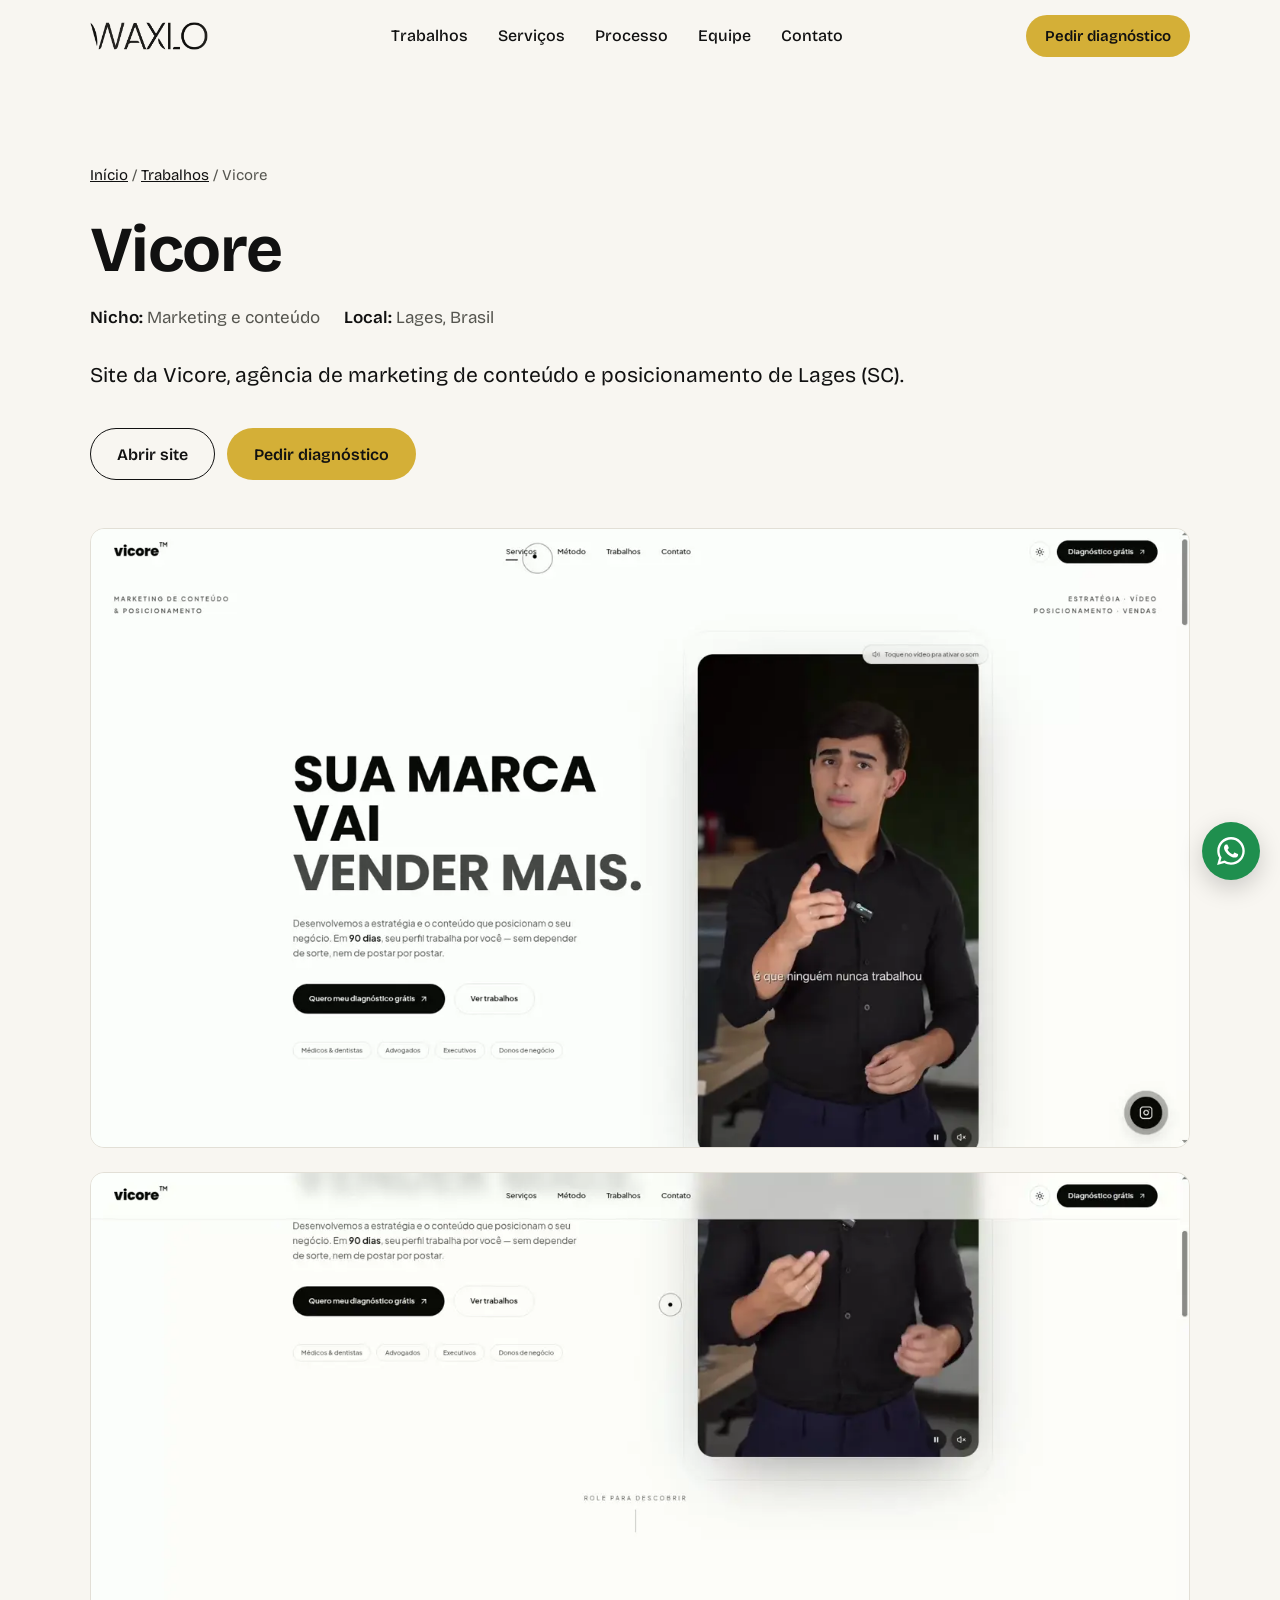
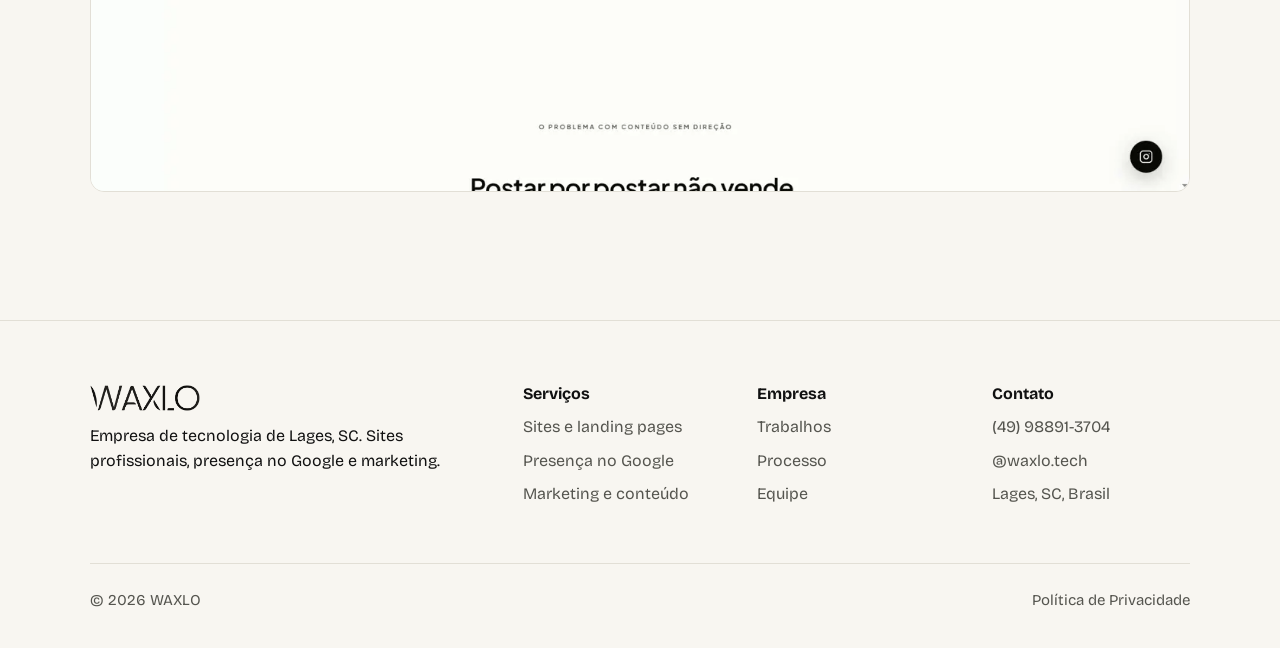
<file: trabalhos/vicore/index.html>
<!doctype html>
<html lang="pt-BR">
<head>
<meta charset="utf-8">
<meta name="viewport" content="width=device-width, initial-scale=1">
<title>Vicore | Trabalhos WAXLO</title>
<meta name="description" content="Site da Vicore, agência de marketing de conteúdo e posicionamento de Lages (SC).">
<link rel="canonical" href="https://www.waxlo.com.br/trabalhos/vicore/">
<meta name="theme-color" content="#F8F6F1">
<meta name="robots" content="index, follow">
<meta property="og:type" content="website">
<meta property="og:locale" content="pt_BR">
<meta property="og:site_name" content="WAXLO">
<meta property="og:url" content="https://www.waxlo.com.br/trabalhos/vicore/">
<meta property="og:title" content="Vicore | Trabalhos WAXLO">
<meta property="og:description" content="Site da Vicore, agência de marketing de conteúdo e posicionamento de Lages (SC).">
<meta property="og:image" content="https://www.waxlo.com.br/assets/og-image.jpg">
<meta property="og:image:width" content="1200">
<meta property="og:image:height" content="630">
<meta property="og:image:alt" content="WAXLO, criação de sites profissionais em Lages, SC">
<meta name="twitter:card" content="summary_large_image">
<link rel="icon" type="image/svg+xml" href="/assets/favicon.svg">
<link rel="icon" type="image/png" sizes="32x32" href="/assets/favicon-32.png">
<link rel="apple-touch-icon" href="/assets/apple-touch-icon.png">
<link rel="preload" href="/fonts/bricolage-grotesque-latin.woff2" as="font" type="font/woff2" crossorigin>
<style>@font-face {
font-family: "Bricolage Grotesque";
src: url("/fonts/bricolage-grotesque-latin.woff2") format("woff2");
font-weight: 200 800;
font-style: normal;
font-display: swap;
unicode-range: U+0000-00FF, U+0131, U+0152-0153, U+02BB-02BC, U+02C6, U+02DA, U+02DC, U+0304, U+0308, U+0329, U+2000-206F, U+20AC, U+2122, U+2191, U+2193, U+2212, U+2215, U+FEFF, U+FFFD;
}
:root {
--bg: #F8F6F1;
--surface: #FFFFFF;
--line: #E2DFD6;
--ink: #111111;
--muted: #55554F;
--gold: #D4AF37;
--gold-h: #C29F2C;
--dark: #0B0B0B;
--font: "Bricolage Grotesque", ui-sans-serif, system-ui, -apple-system, "Segoe UI", Roboto, Arial, sans-serif;
--wrap: 1180px;
--gutter: clamp(20px, 5vw, 40px);
--radius: 14px;
--space: clamp(72px, 10vw, 128px);
}
*, *::before, *::after { box-sizing: border-box; }
html { -webkit-text-size-adjust: 100%; scroll-padding-top: 84px; }
@media (prefers-reduced-motion: no-preference) { html { scroll-behavior: smooth; } }
body {
margin: 0;
background: var(--bg);
color: var(--ink);
font-family: var(--font);
font-size: 17px;
line-height: 1.6;
-webkit-font-smoothing: antialiased;
text-rendering: optimizeLegibility;
}
img, video, iframe { display: block; max-width: 100%; }
img { height: auto; }
a { color: inherit; }
h1, h2, h3 { font-weight: 700; line-height: 1.08; letter-spacing: -0.025em; margin: 0; font-style: normal; text-wrap: balance; }
p { margin: 0; }
ul, ol { margin: 0; padding: 0; list-style: none; }
button, input, select, textarea { font: inherit; color: inherit; }
:focus-visible { outline: 3px solid var(--ink); outline-offset: 3px; border-radius: 4px; }
.skip { position: absolute; left: 12px; top: -60px; z-index: 100; background: var(--ink); color: var(--bg); padding: 10px 16px; border-radius: 8px; text-decoration: none; }
.skip:focus { top: 12px; }
.sr-only { position: absolute; width: 1px; height: 1px; overflow: hidden; clip: rect(0 0 0 0); white-space: nowrap; }
.wrap { width: 100%; max-width: var(--wrap); margin: 0 auto; padding: 0 var(--gutter); }
.section { padding: var(--space) 0; }
.section--white { background: var(--surface); }
.section--dark { background: var(--dark); color: var(--bg); }
.h2 { font-size: clamp(32px, 4.6vw, 54px); max-width: 18ch; }
.lead { font-size: clamp(18px, 1.6vw, 20px); color: var(--muted); max-width: 56ch; }
.section--dark .lead { color: #C9C6BD; }
.head { display: grid; gap: 18px; margin-bottom: clamp(40px, 5vw, 64px); }
.btn { display: inline-flex; align-items: center; justify-content: center; gap: 10px; min-height: 52px; padding: 0 26px; border-radius: 999px; font-weight: 600; font-size: 16px; text-decoration: none; border: 1.5px solid transparent; cursor: pointer; transition: background-color .2s, color .2s, border-color .2s, transform .2s; }
.btn--gold { background: var(--gold); color: var(--ink); }
.btn--gold:hover { background: var(--gold-h); }
.btn--line { border-color: var(--ink); color: var(--ink); background: transparent; }
.btn--line:hover { background: var(--ink); color: var(--bg); }
.btn--sm { min-height: 42px; padding: 0 18px; font-size: 15px; }
.link { font-weight: 600; text-decoration: underline; text-decoration-thickness: 1.5px; text-underline-offset: 5px; }
.link:hover { text-decoration-color: var(--gold); }
.top { position: sticky; top: 0; z-index: 40; background: rgba(248, 246, 241, .92); backdrop-filter: blur(10px); -webkit-backdrop-filter: blur(10px); border-bottom: 1px solid transparent; transition: border-color .2s; }
.top.is-scrolled { border-bottom-color: var(--line); }
.top__in { display: flex; align-items: center; justify-content: space-between; gap: 24px; height: 72px; }
.logo { display: block; flex-shrink: 0; }
.logo img { height: 28px; width: auto; }
.nav { display: none; gap: 30px; }
.nav a { text-decoration: none; font-size: 16px; font-weight: 500; padding: 6px 0; border-bottom: 1.5px solid transparent; }
.nav a:hover { border-bottom-color: var(--ink); }
.top__cta { display: none; }
.menu-btn { display: inline-flex; align-items: center; justify-content: center; width: 46px; height: 46px; border-radius: 999px; border: 1.5px solid var(--line); background: var(--surface); cursor: pointer; }
.menu-btn span, .menu-btn span::before, .menu-btn span::after { display: block; width: 18px; height: 2px; background: var(--ink); position: relative; transition: transform .2s; }
.menu-btn span::before, .menu-btn span::after { content: ""; position: absolute; left: 0; }
.menu-btn span::before { top: -6px; }
.menu-btn span::after { top: 6px; }
.menu-btn[aria-expanded="true"] span { background: transparent; }
.menu-btn[aria-expanded="true"] span::before { transform: translateY(6px) rotate(45deg); }
.menu-btn[aria-expanded="true"] span::after { transform: translateY(-6px) rotate(-45deg); }
.mnav { position: fixed; inset: 72px 0 0 0; z-index: 39; background: var(--bg); padding: 24px var(--gutter) 40px; display: flex; flex-direction: column; gap: 6px; overflow-y: auto; }
.mnav[hidden] { display: none; }
.mnav a:not(.btn) { font-size: 28px; font-weight: 600; text-decoration: none; padding: 10px 0; border-bottom: 1px solid var(--line); }
.mnav .btn { margin-top: 24px; }
@media (min-width: 960px) {
.nav, .top__cta { display: flex; }
.menu-btn, .mnav { display: none !important; }
}
.hero { padding: clamp(56px, 9vw, 120px) 0 clamp(48px, 7vw, 96px); }
.hero h1 { font-size: clamp(40px, 7.2vw, 88px); max-width: 15ch; letter-spacing: -0.035em; }
.hero__sub { margin-top: 28px; font-size: clamp(18px, 1.8vw, 21px); color: var(--muted); max-width: 60ch; }
.hero__cta { margin-top: 36px; display: flex; flex-wrap: wrap; gap: 12px; }
.hero__grid { display: grid; gap: 40px; align-items: center; }
.hero__media { position: relative; aspect-ratio: 16 / 9; background: var(--bg); overflow: hidden; }
.hero__media video, .hero__media img { position: absolute; inset: 0; width: 100%; height: 100%; object-fit: cover; }
.hero__media video, .hero__media img {
-webkit-mask-image: linear-gradient(to right, transparent, #000 8%, #000 92%, transparent), linear-gradient(to bottom, transparent, #000 8%, #000 92%, transparent);
-webkit-mask-composite: source-in;
mask-image: linear-gradient(to right, transparent, #000 8%, #000 92%, transparent), linear-gradient(to bottom, transparent, #000 8%, #000 92%, transparent);
mask-composite: intersect;
}
.hero__media video { opacity: 0; transition: opacity .6s ease; }
.hero__media video, .hero__media img { filter: brightness(1.06) contrast(1.08); mix-blend-mode: multiply; }
.hero__media video.is-on { opacity: 1; }
.hero__pause { position: absolute; right: 10px; bottom: 10px; width: 38px; height: 38px; border-radius: 999px; border: 1.5px solid var(--line); background: rgba(248, 246, 241, .9); color: var(--ink); cursor: pointer; display: inline-flex; align-items: center; justify-content: center; }
.hero__pause[hidden] { display: none; }
.hero__pause svg { width: 14px; height: 14px; }
@media (max-width: 767px) {
.hero__media--nostatic { display: none; }
.hero__media { aspect-ratio: 4 / 3; width: 72%; margin: -8px 0 0 auto; }
.hero__media img { object-position: 88% 50%; }
}
@media (min-width: 1024px) {
.hero__grid { grid-template-columns: minmax(0, 1fr) minmax(0, 1fr); gap: 24px; }
.hero h1 { font-size: clamp(44px, 4.3vw, 62px); max-width: 16ch; }
.hero { padding-top: clamp(48px, 6vw, 88px); }
}
html.intro::after { content: ""; position: fixed; inset: 0; z-index: 90; background: var(--bg); animation: introSafety 0s linear 2.5s forwards; }
html.intro.intro-ready::after { display: none; }
@keyframes introSafety { to { visibility: hidden; } }
html.intro .logo img { opacity: 0; }
.logo img { transition: opacity .6s ease; }
.intro-ov { position: fixed; inset: 0; z-index: 100; background: var(--bg); display: flex; align-items: center; justify-content: center; transition: opacity .6s ease; cursor: pointer; }
.intro-ov.is-out { opacity: 0; pointer-events: none; }
.intro-ov.is-flying { transition: opacity .45s ease .35s; }
.intro-ov.is-flying .intro-ov__skip { visibility: hidden; }
.intro-ov__box { position: relative; width: min(100vw, calc(100vh * 16 / 9)); aspect-ratio: 16 / 9; container-type: size; }
.intro-ov__box video { position: absolute; inset: 0; width: 100%; height: 100%; object-fit: contain; }
.intro-ov__logo { position: absolute; left: 50%; top: 50%; width: 44%; height: auto; transform: translate(-50%, calc(-50% - 0.556cqh)); opacity: 0; transition: opacity .3s linear; }
.intro-ov__logo.is-on { opacity: 1; }
.intro-ov__skip { position: absolute; top: 18px; right: 18px; z-index: 2; min-height: 44px; padding: 0 18px; border-radius: 999px; border: 1px solid var(--line); background: rgba(248, 246, 241, .85); color: var(--ink); font-weight: 500; font-size: 16px; cursor: pointer; transition: border-color .2s; }
.intro-ov__skip:hover { border-color: var(--ink); }
.intro-fly { position: fixed; z-index: 101; margin: 0; transform-origin: 0 0; pointer-events: none; }
.intro-ov--css .intro-ov__line { position: absolute; left: 0; top: calc(50% + 48px); width: 100%; height: 1px; background: var(--gold); transform: scaleX(0); transform-origin: left; animation: introLine .7s cubic-bezier(.6, 0, .2, 1) forwards; }
.intro-ov--css .intro-ov__mark { position: relative; width: min(64vw, 280px); height: auto; opacity: 0; animation: introFade .45s ease .55s forwards; }
@keyframes introLine { to { transform: scaleX(1); } }
@keyframes introFade { to { opacity: 1; } }
.proof { border-top: 1px solid var(--line); border-bottom: 1px solid var(--line); background: var(--surface); }
.proof p { padding: 22px 0; font-size: clamp(18px, 2vw, 22px); font-weight: 600; letter-spacing: -0.01em; }
.problem__grid { display: grid; gap: 40px; }
.problem__list li { font-size: clamp(20px, 2.3vw, 27px); font-weight: 600; line-height: 1.3; padding: 22px 0; border-top: 1px solid var(--line); letter-spacing: -0.015em; }
.problem__list li:last-child { border-bottom: 1px solid var(--line); }
.problem__foot { margin-top: 32px; display: flex; flex-wrap: wrap; align-items: center; gap: 12px 28px; }
.problem__foot p { color: var(--muted); font-size: 16px; }
@media (min-width: 960px) { .problem__grid { grid-template-columns: 5fr 7fr; gap: 64px; } }
.diff { display: grid; gap: 1px; background: var(--line); border: 1px solid var(--line); border-radius: var(--radius); overflow: hidden; }
.diff li { background: var(--surface); padding: clamp(28px, 3vw, 40px); font-size: clamp(19px, 1.8vw, 22px); font-weight: 600; line-height: 1.35; letter-spacing: -0.01em; }
@media (min-width: 860px) { .diff { grid-template-columns: repeat(3, 1fr); } }
.filters { display: flex; flex-wrap: wrap; gap: 8px; margin-bottom: 28px; }
.chip { min-height: 42px; padding: 0 18px; border-radius: 999px; border: 1.5px solid var(--line); background: var(--surface); cursor: pointer; font-size: 15px; font-weight: 500; }
.chip[aria-pressed="true"] { background: var(--ink); border-color: var(--ink); color: var(--bg); }
.cases { display: grid; gap: 28px; }
@media (min-width: 760px) { .cases { grid-template-columns: repeat(2, 1fr); } .case--destaque { grid-column: 1 / -1; } }
.case { background: var(--surface); border: 1px solid var(--line); border-radius: var(--radius); overflow: hidden; display: flex; flex-direction: column; }
.case[hidden] { display: none; }
.case__media { position: relative; aspect-ratio: 16 / 9; background: #ECE9E1; overflow: hidden; }
.case__media img, .case__media video { position: absolute; inset: 0; width: 100%; height: 100%; object-fit: cover; object-position: top center; }
.case__media video { opacity: 0; transition: opacity .3s; }
.case__media video.is-on { opacity: 1; }
.case__pause { position: absolute; right: 12px; bottom: 12px; width: 40px; height: 40px; border-radius: 999px; border: 0; background: rgba(11, 11, 11, .78); color: #fff; cursor: pointer; display: inline-flex; align-items: center; justify-content: center; }
.case__pause svg { width: 16px; height: 16px; }
.case__body { padding: clamp(22px, 2.6vw, 32px); display: grid; gap: 10px; flex: 1; align-content: start; }
.case__tag { justify-self: start; font-size: 14px; font-weight: 600; padding: 4px 12px; border-radius: 999px; background: var(--ink); color: var(--bg); }
.case h3 { font-size: clamp(24px, 2.4vw, 30px); }
.case h3 a { text-decoration: none; }
.case h3 a:hover { text-decoration: underline; text-underline-offset: 5px; }
.case__meta { color: var(--muted); font-size: 16px; }
.case__frase { font-size: 18px; }
.case__logo { height: 40px; width: auto; }
.case__actions { display: flex; flex-wrap: wrap; gap: 10px 20px; align-items: center; margin-top: 10px; }
.case__actions button { background: none; border: 0; padding: 0; cursor: pointer; }
.work__after { margin-top: 36px; font-size: 18px; }
.viewer { width: min(1180px, calc(100vw - 24px)); max-width: none; max-height: calc(100vh - 24px); padding: 0; border: 0; border-radius: var(--radius); background: var(--surface); color: var(--ink); }
.viewer::backdrop { background: rgba(11, 11, 11, .7); }
.viewer__bar { display: flex; align-items: center; gap: 12px; padding: 12px 14px; border-bottom: 1px solid var(--line); flex-wrap: wrap; }
.viewer__dots { display: flex; gap: 6px; }
.viewer__dots i { width: 11px; height: 11px; border-radius: 50%; background: var(--line); }
.viewer__url { flex: 1; min-width: 140px; font-size: 15px; color: var(--muted); background: var(--bg); border-radius: 999px; padding: 6px 14px; white-space: nowrap; overflow: hidden; text-overflow: ellipsis; }
.viewer__modes { display: inline-flex; border: 1.5px solid var(--line); border-radius: 999px; padding: 3px; }
.viewer__modes button { border: 0; background: none; border-radius: 999px; padding: 6px 14px; cursor: pointer; font-size: 15px; }
.viewer__modes button[aria-pressed="true"] { background: var(--ink); color: var(--bg); }
.viewer__close { width: 40px; height: 40px; border-radius: 999px; border: 1.5px solid var(--line); background: none; cursor: pointer; font-size: 22px; line-height: 1; }
.viewer__stage { background: #ECE9E1; display: flex; justify-content: center; height: min(72vh, 760px); }
.viewer__stage iframe { width: 100%; height: 100%; border: 0; background: #fff; transition: width .25s; }
.viewer[data-mode="mobile"] .viewer__stage iframe { width: 390px; max-width: 100%; border-left: 1px solid var(--line); border-right: 1px solid var(--line); }
.viewer__foot { padding: 12px 16px; font-size: 15px; color: var(--muted); display: flex; flex-wrap: wrap; gap: 8px 20px; justify-content: space-between; }
.svc { display: grid; }
.svc li { display: grid; gap: 10px; padding: 30px 0; border-top: 1px solid var(--line); }
.svc li:last-child { border-bottom: 1px solid var(--line); }
.svc h3 { font-size: clamp(24px, 2.6vw, 32px); }
.svc p { color: var(--muted); max-width: 62ch; font-size: 18px; }
@media (min-width: 860px) { .svc li { grid-template-columns: 5fr 7fr; gap: 40px; align-items: baseline; } }
.pack { margin-top: 56px; background: var(--dark); color: var(--bg); border-radius: calc(var(--radius) + 6px); padding: clamp(32px, 5vw, 56px); display: grid; gap: 32px; }
.pack h3 { font-size: clamp(28px, 3.4vw, 42px); }
.pack p { color: #C9C6BD; margin-top: 12px; font-size: 18px; }
.pack ul { display: grid; gap: 12px; }
.pack li { display: flex; gap: 12px; align-items: center; font-size: 18px; }
.pack li::before { content: ""; width: 18px; height: 10px; border-left: 2px solid var(--gold); border-bottom: 2px solid var(--gold); transform: rotate(-45deg) translateY(-3px); flex-shrink: 0; }
.pack .btn { justify-self: start; }
@media (min-width: 860px) { .pack { grid-template-columns: 1fr 1fr; align-items: center; } }
.soon { border-top: 1px solid var(--line); border-bottom: 1px solid var(--line); padding: 28px 0; }
.soon .wrap { display: flex; flex-wrap: wrap; gap: 12px 28px; align-items: center; justify-content: space-between; }
.soon p { font-size: 18px; max-width: 60ch; }
.steps { display: grid; gap: 1px; background: #262626; border: 1px solid #262626; border-radius: var(--radius); overflow: hidden; counter-reset: s; }
.steps li { background: var(--dark); padding: clamp(28px, 3vw, 36px); display: grid; gap: 12px; align-content: start; }
.steps .n { font-size: 40px; font-weight: 700; color: var(--gold); line-height: 1; }
.steps h3 { font-size: 22px; }
.steps p { color: #C9C6BD; font-size: 17px; }
@media (min-width: 700px) { .steps { grid-template-columns: repeat(2, 1fr); } }
@media (min-width: 1080px) { .steps { grid-template-columns: repeat(4, 1fr); } }
.team { display: grid; gap: 28px; }
.team li { border-top: 2px solid var(--ink); padding-top: 22px; display: grid; gap: 8px; align-content: start; }
.team img { width: 100%; aspect-ratio: 4 / 5; object-fit: cover; border-radius: var(--radius); margin-bottom: 14px; }
.team h3 { font-size: 24px; }
.team .role { font-weight: 600; }
.team p:not(.role) { color: var(--muted); }
@media (min-width: 760px) { .team { grid-template-columns: repeat(3, 1fr); } }
.faq { max-width: 820px; }
.faq details { border-top: 1px solid var(--line); }
.faq details:last-child { border-bottom: 1px solid var(--line); }
.faq summary { list-style: none; cursor: pointer; display: flex; justify-content: space-between; align-items: center; gap: 20px; padding: 24px 0; font-size: clamp(19px, 1.9vw, 22px); font-weight: 600; }
.faq summary::-webkit-details-marker { display: none; }
.faq summary::after { content: "+"; font-size: 28px; font-weight: 400; line-height: 1; transition: transform .2s; }
.faq details[open] summary::after { transform: rotate(45deg); }
.faq details p { padding: 0 0 26px; color: var(--muted); max-width: 66ch; }
.contact__grid { display: grid; gap: 48px; }
@media (min-width: 960px) { .contact__grid { grid-template-columns: 5fr 6fr; gap: 72px; } }
.contact__alt { margin-top: 28px; display: grid; gap: 8px; font-size: 18px; }
.contact__alt a { color: var(--bg); }
.form { background: var(--surface); color: var(--ink); border-radius: calc(var(--radius) + 4px); padding: clamp(24px, 3.4vw, 40px); display: grid; gap: 22px; }
.form h3 { font-size: 26px; }
.field { display: grid; gap: 8px; border: 0; margin: 0; padding: 0; min-width: 0; }
.field > label, .field legend { font-weight: 600; font-size: 16px; padding: 0; margin-bottom: 8px; }
.field input[type="text"], .field textarea { width: 100%; min-height: 50px; padding: 12px 14px; border: 1.5px solid var(--line); border-radius: 10px; background: var(--bg); }
.field textarea { min-height: 96px; resize: vertical; }
.field input:focus-visible, .field textarea:focus-visible { outline: 3px solid var(--ink); outline-offset: 1px; }
.opts { display: flex; flex-wrap: wrap; gap: 8px; }
.opt { position: relative; }
.opt input { position: absolute; opacity: 0; inset: 0; margin: 0; cursor: pointer; }
.opt span { display: inline-flex; align-items: center; min-height: 42px; padding: 0 16px; border: 1.5px solid var(--line); border-radius: 999px; font-size: 15px; background: var(--bg); }
.opt input:checked + span { background: var(--ink); border-color: var(--ink); color: var(--bg); }
.opt input:focus-visible + span { outline: 3px solid var(--ink); outline-offset: 2px; }
.consent { display: flex; gap: 12px; align-items: flex-start; font-size: 15px; color: var(--muted); }
.consent input { width: 20px; height: 20px; margin: 2px 0 0; flex-shrink: 0; accent-color: var(--ink); }
.consent a { color: var(--ink); }
.form__err { color: #A1261B; font-size: 15px; font-weight: 600; }
.form__err:empty { display: none; }
.form .btn { width: 100%; }
.foot { padding: 64px 0 36px; border-top: 1px solid var(--line); font-size: 16px; }
.foot__grid { display: grid; gap: 36px; grid-template-columns: repeat(2, 1fr); }
.foot__brand { grid-column: 1 / -1; display: grid; gap: 12px; align-content: start; }
.foot__brand img { height: 26px; width: auto; }
.foot h2 { font-size: 16px; letter-spacing: 0; margin-bottom: 12px; }
.foot li { margin-bottom: 8px; color: var(--muted); }
.foot a { text-decoration: none; }
.foot a:hover { text-decoration: underline; text-underline-offset: 4px; }
.foot__legal { margin-top: 48px; padding-top: 24px; border-top: 1px solid var(--line); display: flex; flex-wrap: wrap; justify-content: space-between; gap: 8px 24px; color: var(--muted); font-size: 15px; }
@media (min-width: 860px) { .foot__grid { grid-template-columns: 2fr 1fr 1fr 1fr; } .foot__brand { grid-column: auto; } }
.wpp { position: fixed; right: 20px; bottom: 20px; z-index: 30; width: 58px; height: 58px; border-radius: 999px; background: #1F8F4E; color: #fff; display: inline-flex; align-items: center; justify-content: center; box-shadow: 0 8px 24px rgba(0, 0, 0, .18); }
.wpp svg { width: 28px; height: 28px; }
.page { padding: clamp(48px, 7vw, 96px) 0 var(--space); }
.page h1 { font-size: clamp(36px, 5.6vw, 64px); max-width: 18ch; }
.crumbs { font-size: 15px; color: var(--muted); margin-bottom: 28px; }
.crumbs a { color: var(--ink); }
.case-meta { display: flex; flex-wrap: wrap; gap: 8px 24px; margin-top: 20px; color: var(--muted); font-size: 17px; }
.case-meta strong { color: var(--ink); font-weight: 600; }
.case-desc { margin-top: 28px; font-size: clamp(18px, 1.8vw, 21px); max-width: 62ch; }
.shots { margin-top: 48px; display: grid; gap: 24px; }
.shots img { border-radius: var(--radius); border: 1px solid var(--line); width: 100%; }
.prose { max-width: 72ch; }
.prose h2 { font-size: clamp(22px, 2.4vw, 28px); margin: 44px 0 14px; }
.prose p, .prose li { color: #2C2C29; margin-bottom: 12px; }
.prose ul { list-style: disc; padding-left: 22px; }
@media (prefers-reduced-motion: no-preference) {
.js .rv { opacity: 0; transform: translateY(18px); transition: opacity .6s ease, transform .6s ease; }
.js .rv.in { opacity: 1; transform: none; }
}</style>
<script>document.documentElement.classList.add("js")</script>

<script type="application/ld+json">{"@context":"https://schema.org","@graph":[{"@type":"CreativeWork","name":"Site Vicore","description":"Site da Vicore, agência de marketing de conteúdo e posicionamento de Lages (SC).","url":"https://www.waxlo.com.br/trabalhos/vicore/","inLanguage":"pt-BR","genre":"Marketing e conteúdo","creator":{"@type":"Organization","@id":"https://www.waxlo.com.br/#org","name":"WAXLO","url":"https://www.waxlo.com.br/"},"about":{"@type":"LocalBusiness","name":"Vicore","address":{"@type":"PostalAddress","addressLocality":"Lages","addressCountry":"BR"},"url":"https://vicore-ten.vercel.app"},"image":["https://www.waxlo.com.br/assets/trabalhos/vicore/tela-1.webp","https://www.waxlo.com.br/assets/trabalhos/vicore/tela-2.webp"]},{"@type":"BreadcrumbList","itemListElement":[{"@type":"ListItem","position":1,"name":"Início","item":"https://www.waxlo.com.br/"},{"@type":"ListItem","position":2,"name":"Trabalhos","item":"https://www.waxlo.com.br/#trabalhos"},{"@type":"ListItem","position":3,"name":"Vicore","item":"https://www.waxlo.com.br/trabalhos/vicore/"}]}]}</script>
<script src="/assets/site.js" defer></script>
</head>
<body>
<a class="skip" href="#conteudo">Pular para o conteúdo</a>
<header class="top">
  <div class="wrap top__in">
    <a class="logo" href="/" aria-label="WAXLO, página inicial"><img src="/assets/escritaWaxlo-alpha-dark.png" alt="WAXLO" width="118" height="28"></a>
    <nav class="nav" aria-label="Principal"><a href="/#trabalhos">Trabalhos</a><a href="/#servicos">Serviços</a><a href="/#processo">Processo</a><a href="/#equipe">Equipe</a><a href="/#contato">Contato</a></nav>
    <a class="btn btn--gold btn--sm top__cta" href="/#contato">Pedir diagnóstico</a>
    <button class="menu-btn" type="button" aria-expanded="false" aria-controls="mnav" aria-label="Abrir menu"><span></span></button>
  </div>
</header>
<nav id="mnav" class="mnav" aria-label="Menu" hidden><a href="/#trabalhos">Trabalhos</a><a href="/#servicos">Serviços</a><a href="/#processo">Processo</a><a href="/#equipe">Equipe</a><a href="/#contato">Contato</a><a class="btn btn--gold" href="/#contato">Pedir diagnóstico</a></nav>
<main id="conteudo">
<article class="page"><div class="wrap">
  <nav class="crumbs" aria-label="Trilha"><a href="/">Início</a> / <a href="/#trabalhos">Trabalhos</a> / Vicore</nav>
  <h1>Vicore</h1>
  <div class="case-meta"><span><strong>Nicho:</strong> Marketing e conteúdo</span><span><strong>Local:</strong> Lages, Brasil</span></div>
  <p class="case-desc">Site da Vicore, agência de marketing de conteúdo e posicionamento de Lages (SC).</p>
  
  <div class="hero__cta"><a class="btn btn--line" href="https://vicore-ten.vercel.app" target="_blank" rel="noopener">Abrir site</a><a class="btn btn--gold" href="/#contato">Pedir diagnóstico</a></div>
  <div class="shots"><img src="/assets/trabalhos/vicore/tela-1.webp" alt="Tela 1 do site Vicore" width="1440" height="810" fetchpriority="high"><img src="/assets/trabalhos/vicore/tela-2.webp" alt="Tela 2 do site Vicore" width="1440" height="810" loading="lazy"></div>
</div></article>
</main>
<footer class="foot">
  <div class="wrap">
    <div class="foot__grid">
      <div class="foot__brand">
        <img src="/assets/escritaWaxlo-alpha-dark.png" alt="WAXLO" width="110" height="26" loading="lazy">
        <p>Empresa de tecnologia de Lages, SC. Sites profissionais, presença no Google e marketing.</p>
      </div>
      <div>
        <h2>Serviços</h2>
        <ul><li><a href="/#servicos">Sites e landing pages</a></li><li><a href="/#servicos">Presença no Google</a></li><li><a href="/#servicos">Marketing e conteúdo</a></li></ul>
      </div>
      <div>
        <h2>Empresa</h2>
        <ul><li><a href="/#trabalhos">Trabalhos</a></li><li><a href="/#processo">Processo</a></li><li><a href="/#equipe">Equipe</a></li></ul>
      </div>
      <div>
        <h2>Contato</h2>
        <ul><li><a href="https://wa.me/5549988913704" target="_blank" rel="noopener">(49) 98891-3704</a></li><li><a href="https://www.instagram.com/waxlo.tech/" target="_blank" rel="noopener">@waxlo.tech</a></li><li>Lages, SC, Brasil</li></ul>
      </div>
    </div>
    <div class="foot__legal">
      <p>© 2026 WAXLO</p>
      <a href="/politica-de-privacidade/">Política de Privacidade</a>
    </div>
  </div>
</footer>
<a class="wpp" href="https://wa.me/5549988913704" target="_blank" rel="noopener" aria-label="Falar com a WAXLO no WhatsApp"><svg viewBox="0 0 24 24" aria-hidden="true"><path fill="currentColor" d="M17.5 14.4c-.3-.1-1.8-.9-2-1-.3-.1-.5-.1-.7.1-.2.3-.8 1-.9 1.2-.2.2-.3.2-.6.1-.3-.1-1.3-.5-2.4-1.5-.9-.8-1.5-1.8-1.7-2.1-.2-.3 0-.5.1-.6l.4-.5c.1-.2.2-.3.3-.5.1-.2 0-.4 0-.5l-.9-2.2c-.2-.6-.5-.5-.7-.5h-.6c-.2 0-.5.1-.8.4-.3.3-1 1-1 2.5s1.1 2.9 1.2 3.1c.1.2 2.1 3.2 5.1 4.5.7.3 1.3.5 1.7.6.7.2 1.4.2 1.9.1.6-.1 1.8-.7 2-1.4.2-.7.2-1.3.2-1.4-.1-.1-.3-.2-.6-.4zM12 21.8c-1.8 0-3.5-.5-5-1.4l-.4-.2-3.7 1 1-3.6-.2-.4c-1-1.6-1.5-3.4-1.5-5.2 0-5.4 4.4-9.8 9.8-9.8 2.6 0 5.1 1 6.9 2.9 1.8 1.8 2.9 4.3 2.9 6.9 0 5.4-4.4 9.8-9.8 9.8zm8.4-18.2C18.1 1.3 15.2.1 12 .1 5.5.1.2 5.4.2 11.9c0 2.1.5 4.1 1.6 5.9L.1 24l6.3-1.7c1.7.9 3.7 1.4 5.6 1.4 6.5 0 11.8-5.3 11.8-11.8 0-3.2-1.2-6.1-3.4-8.3z"/></svg></a>
</body>
</html>
</file>
